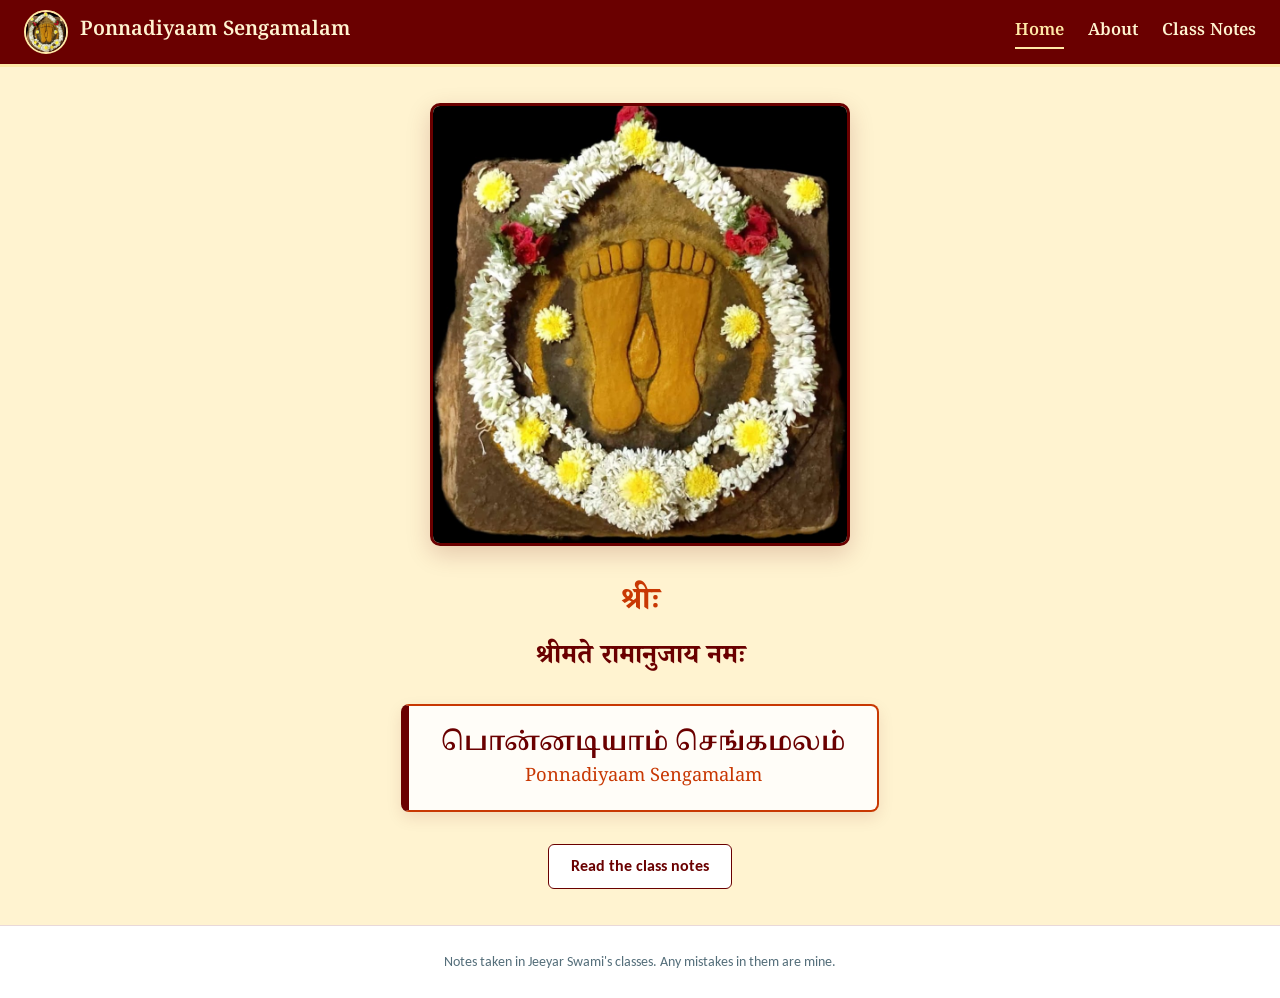
<file: index.html>
<!DOCTYPE html>
<html lang="en">
<head>
  <meta charset="utf-8">
  <meta name="viewport" content="width=device-width, initial-scale=1">
  <title>Ponnadiyaam Sengamalam</title>
  <link rel="preconnect" href="https://fonts.googleapis.com">
  <link rel="preconnect" href="https://fonts.gstatic.com" crossorigin>
  <link href="https://fonts.googleapis.com/css2?family=Noto+Serif+Devanagari:wght@400;600;700&family=Noto+Serif+Tamil:wght@400;600&family=Noto+Sans+Tamil:wght@400;600&family=Carlito:ital,wght@0,400;0,700;1,400&display=swap" rel="stylesheet">
  <link rel="stylesheet" href="css/style.css">
</head>
<body>

<header class="site-header">
  <nav class="main-nav">
    <a href="index.html" class="brand">
      <img src="images/emperumanar_thiruvadi.jpg" alt="">
      <span>Ponnadiyaam Sengamalam</span>
    </a>
    <ul class="nav-links">
      <li><a href="index.html" class="active">Home</a></li>
      <li><a href="about.html">About</a></li>
      <li><a href="classes.html">Class Notes</a></li>
    </ul>
  </nav>
</header>

<main class="container home">
  <img class="thiruvadi" src="images/emperumanar_thiruvadi.jpg"
       alt="Emperumanar thiruvadi drawn in turmeric, with a garland of jasmine, chrysanthemums and roses">

  <div class="salutation">
    <p class="sri" lang="sa">श्रीः</p>
    <p class="ramanuja" lang="sa">श्रीमते रामानुजाय नमः</p>
  </div>

  <div class="ponnadi">
    <p class="ta" lang="ta">பொன்னடியாம் செங்கமலம்</p>
    <p class="en">Ponnadiyaam Sengamalam</p>
  </div>

  <a class="home-link" href="classes.html">Read the class notes</a>
</main>

<footer>
  <p>Notes taken in Jeeyar Swami's classes. Any mistakes in them are mine.</p>
</footer>

</body>
</html>
</file>
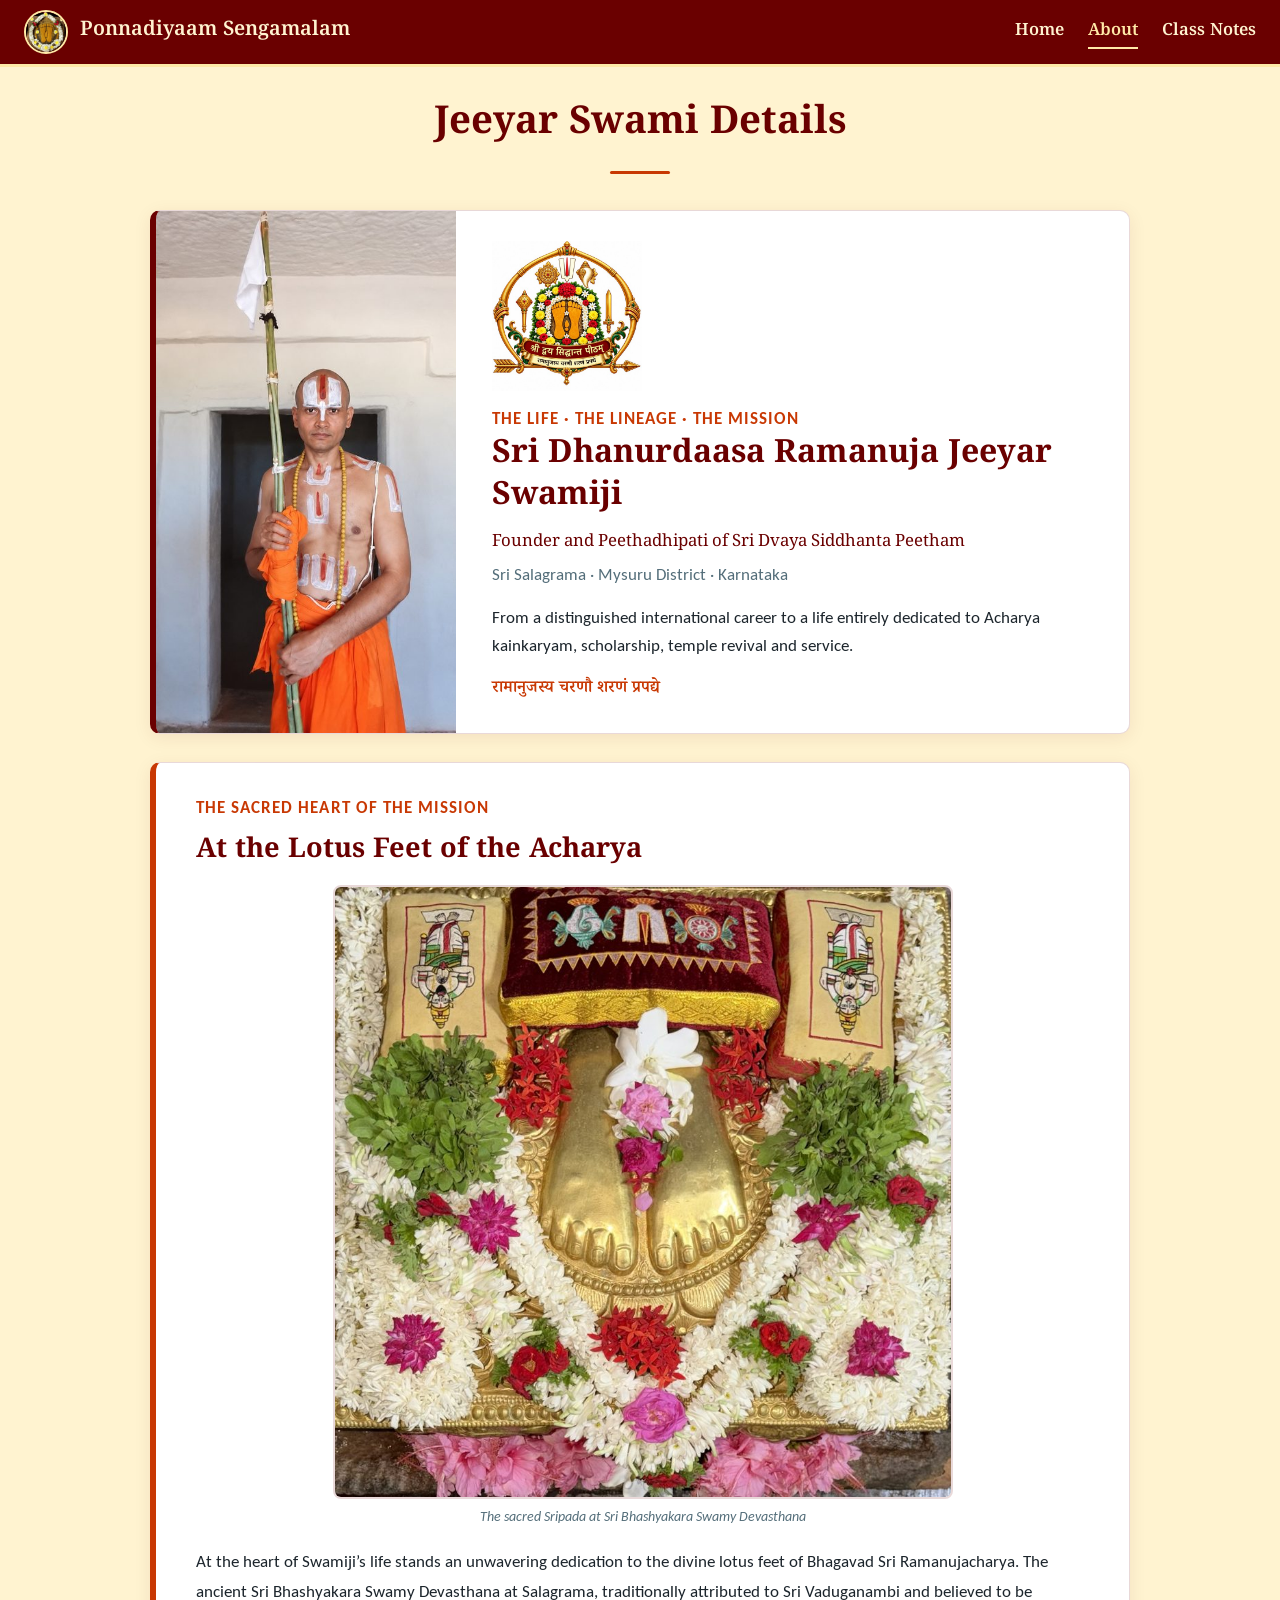
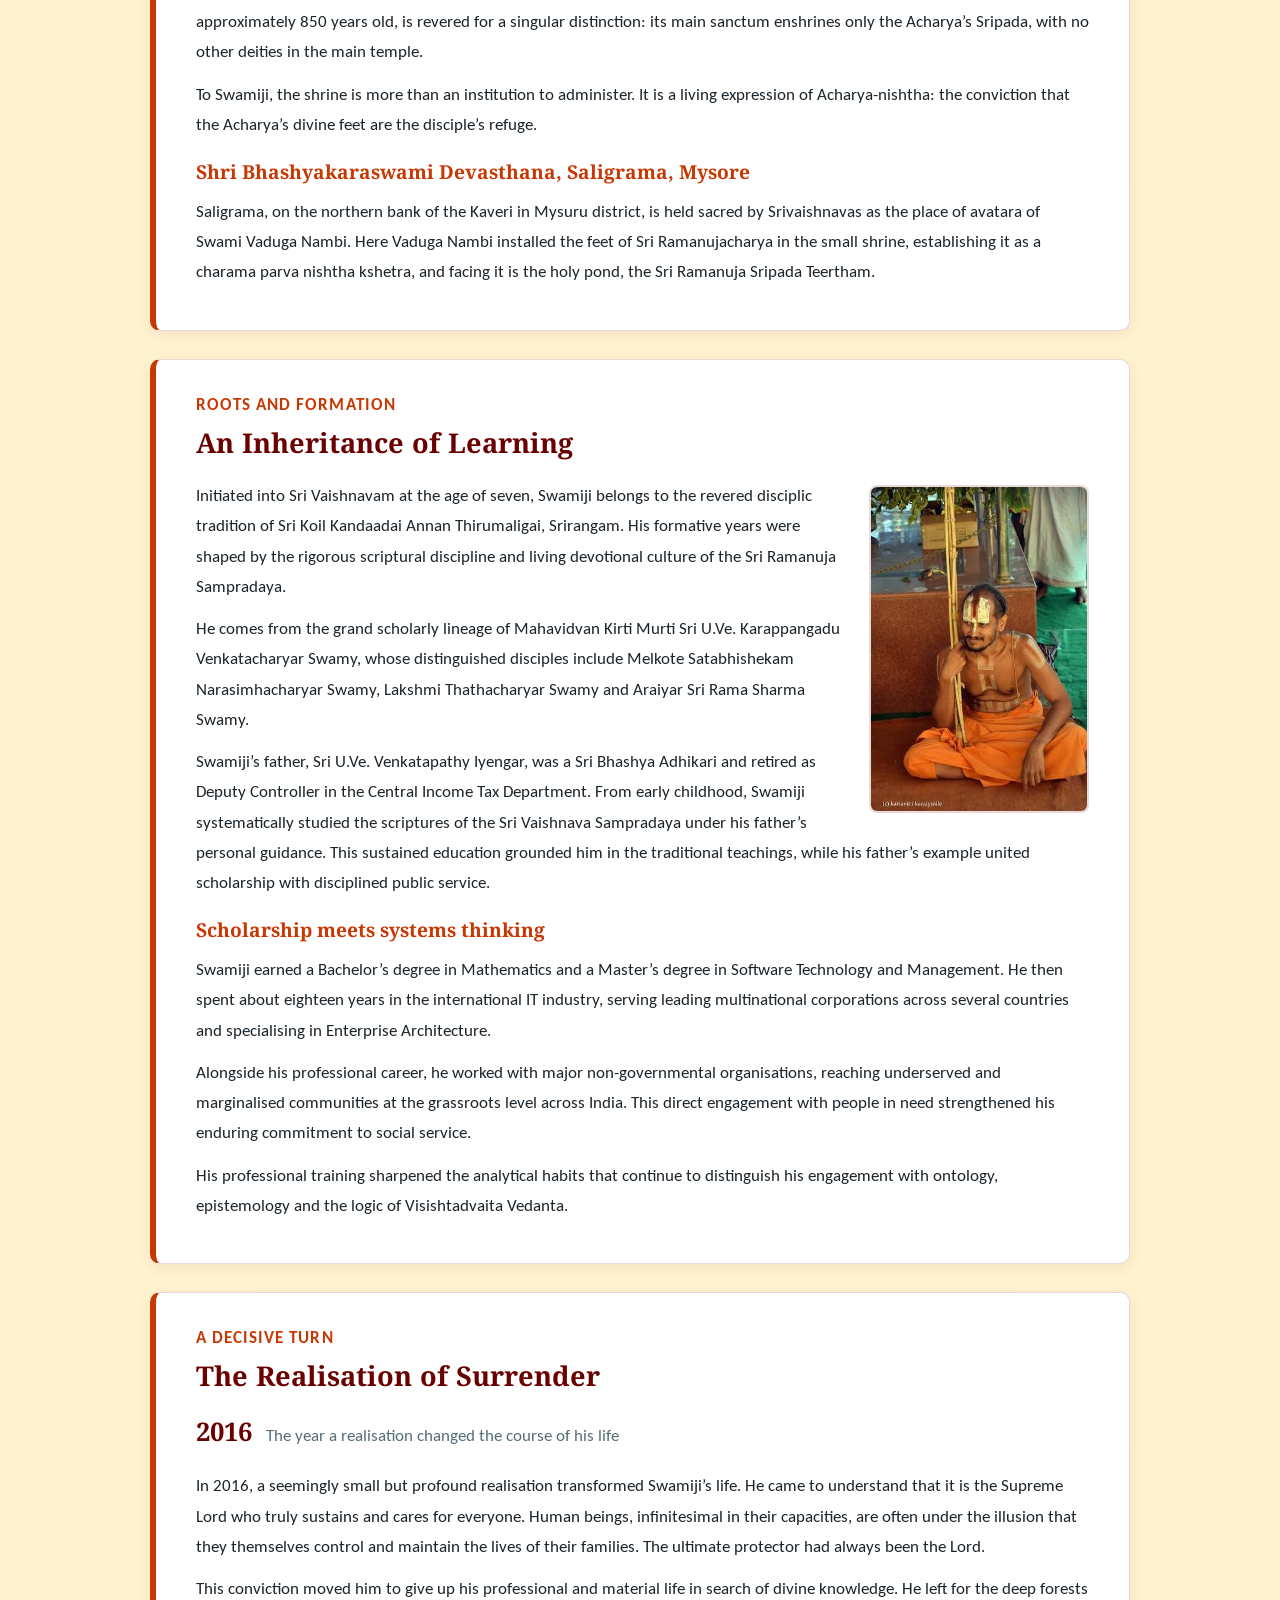
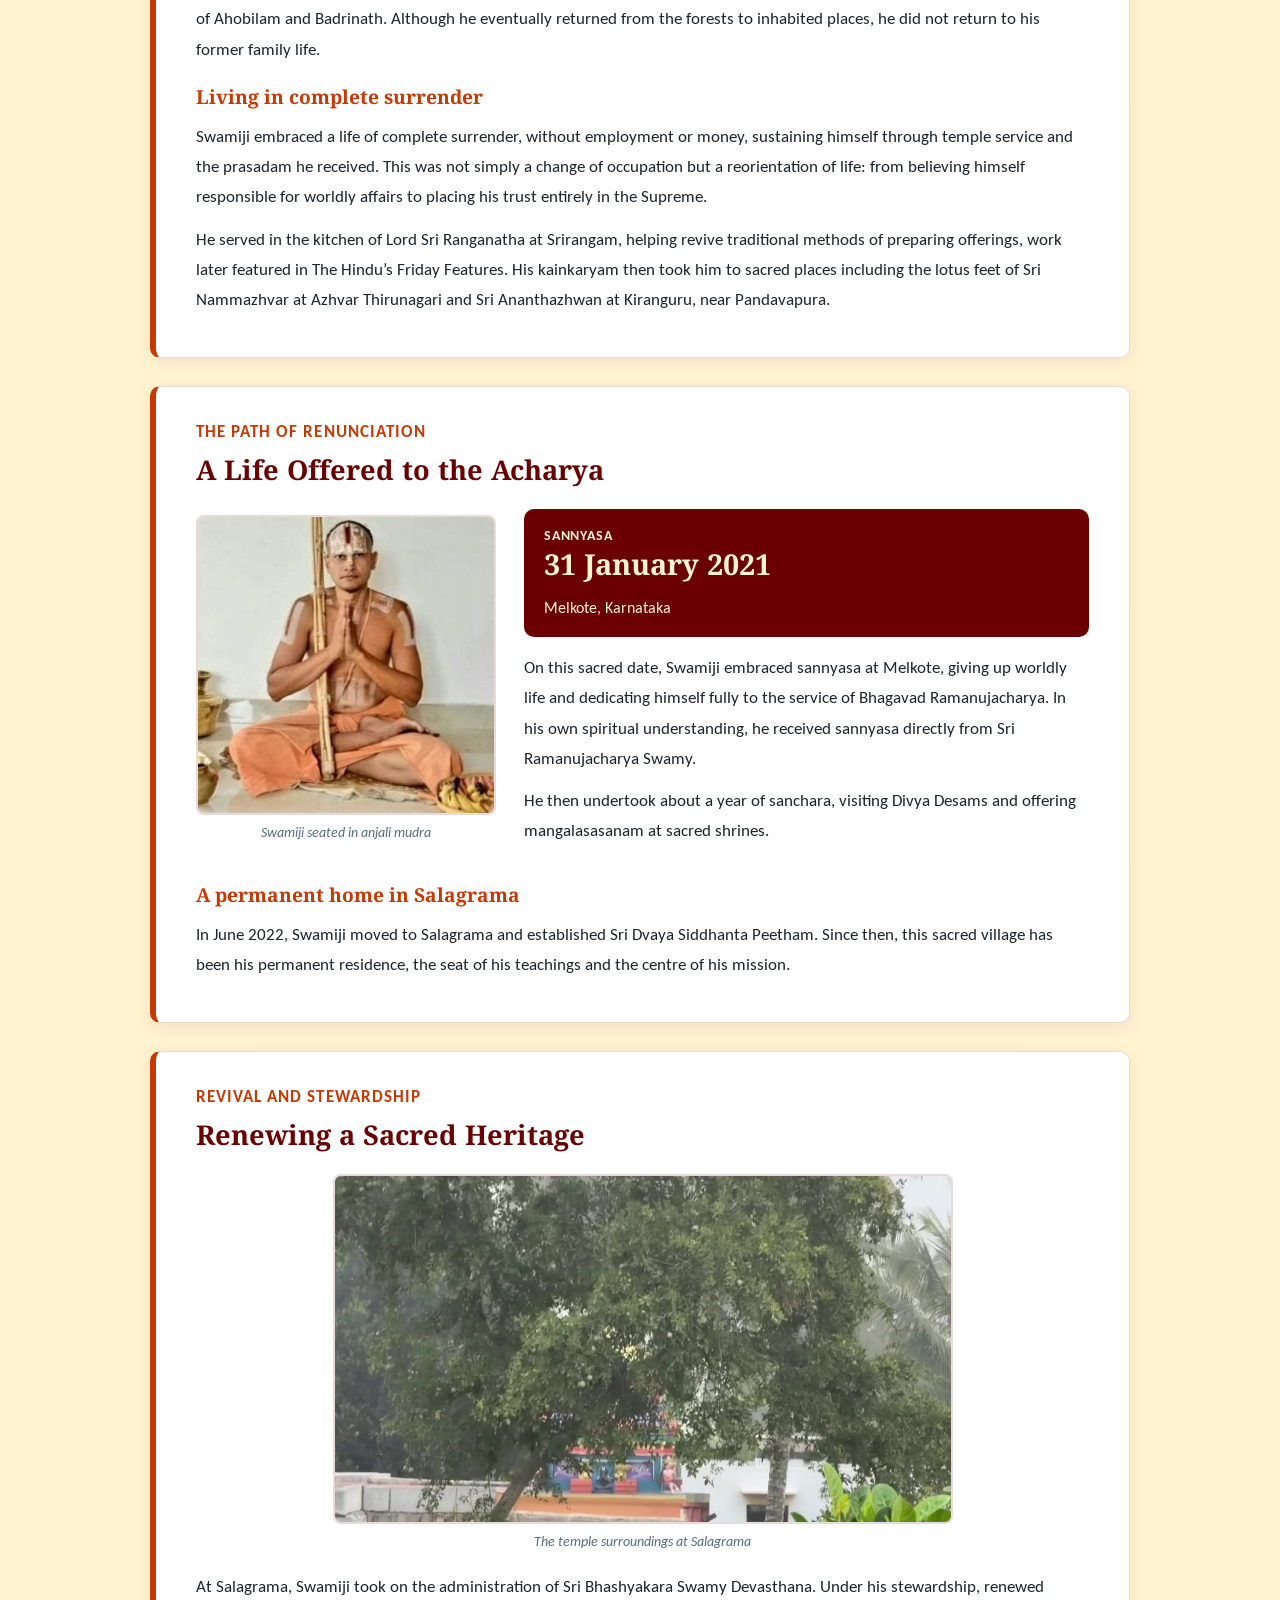
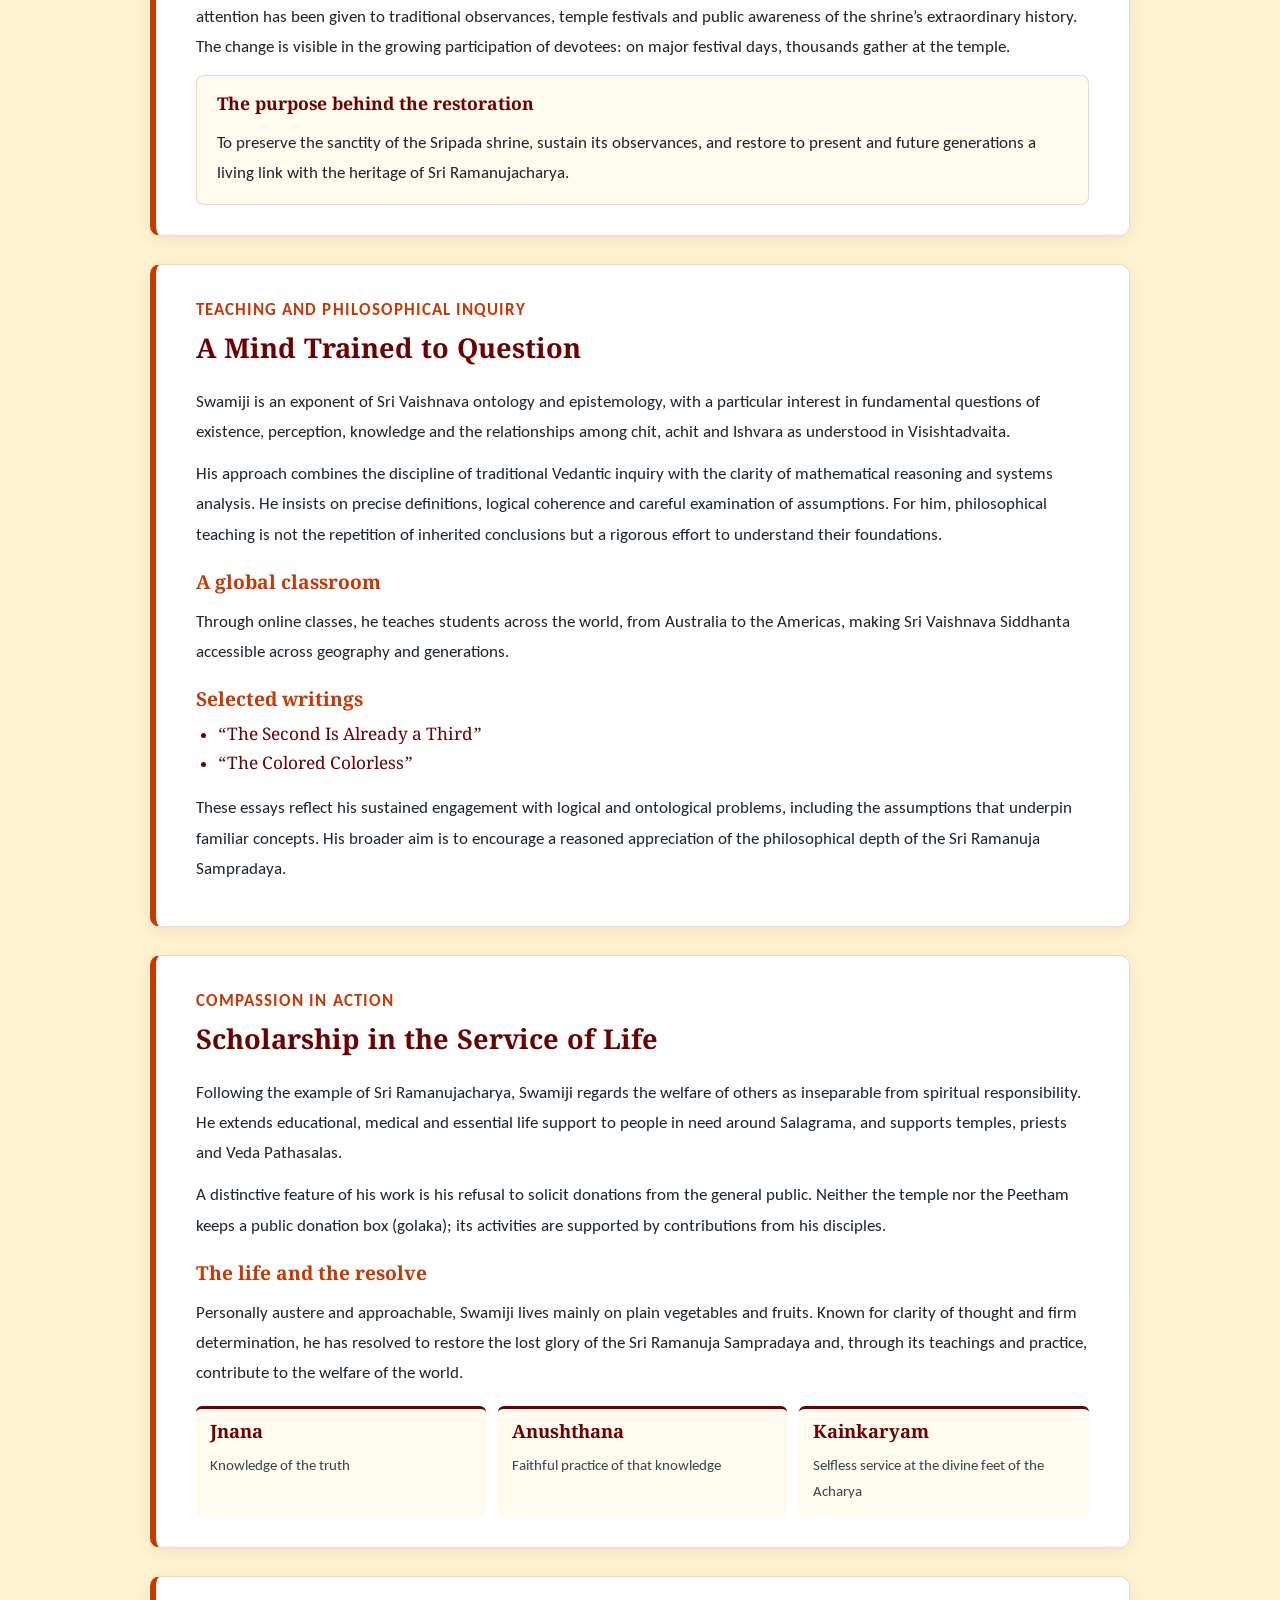
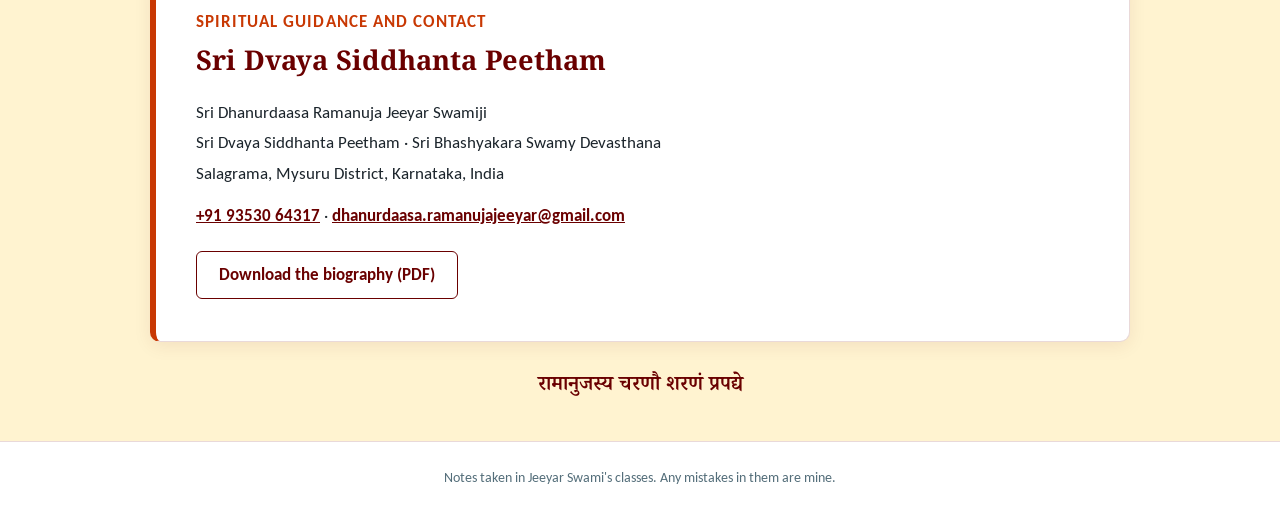
<file: about.html>
<!DOCTYPE html>
<html lang="en">
<head>
  <meta charset="utf-8">
  <meta name="viewport" content="width=device-width, initial-scale=1">
  <title>About — Ponnadiyaam Sengamalam</title>
  <link rel="preconnect" href="https://fonts.googleapis.com">
  <link rel="preconnect" href="https://fonts.gstatic.com" crossorigin>
  <link href="https://fonts.googleapis.com/css2?family=Noto+Serif+Devanagari:wght@400;600;700&family=Noto+Serif+Tamil:wght@400;600&family=Noto+Sans+Tamil:wght@400;600&family=Carlito:ital,wght@0,400;0,700;1,400&display=swap" rel="stylesheet">
  <link rel="stylesheet" href="css/style.css">
</head>
<body>

<header class="site-header">
  <nav class="main-nav">
    <a href="index.html" class="brand">
      <img src="images/emperumanar_thiruvadi.jpg" alt="">
      <span>Ponnadiyaam Sengamalam</span>
    </a>
    <ul class="nav-links">
      <li><a href="index.html">Home</a></li>
      <li><a href="about.html" class="active">About</a></li>
      <li><a href="classes.html">Class Notes</a></li>
    </ul>
  </nav>
</header>

<main class="container">
  <div class="page-head">
    <h1>Jeeyar Swami Details</h1>
    <div class="rule"></div>
  </div>

  <section class="bio-hero">
    <img class="bio-portrait" src="images/swamiji_portrait.jpg" alt="Sri Dhanurdaasa Ramanuja Jeeyar Swamiji holding the tridandam">
    <div class="bio-hero-text">
      <img class="bio-logo" src="images/dvaya_siddhanta_peetham_logo.jpg" alt="Emblem of Sri Dvaya Siddhanta Peetham">
      <p class="kicker">The life · The lineage · The mission</p>
      <h2>Sri Dhanurdaasa Ramanuja Jeeyar Swamiji</h2>
      <p class="bio-role">Founder and Peethadhipati of Sri Dvaya Siddhanta Peetham</p>
      <p class="bio-place">Sri Salagrama · Mysuru District · Karnataka</p>
      <p>From a distinguished international career to a life entirely dedicated to Acharya kainkaryam,
      scholarship, temple revival and service.</p>
      <p class="bio-sloka" lang="sa">रामानुजस्य चरणौ शरणं प्रपद्ये</p>
    </div>
  </section>

  <section class="bio-card">
    <p class="kicker">The sacred heart of the mission</p>
    <h2>At the Lotus Feet of the Acharya</h2>
    <figure class="bio-figure wide">
      <img src="images/sripada_salagrama.jpg" alt="The Sripada of Sri Ramanujacharya, decorated with flowers">
      <figcaption>The sacred Sripada at Sri Bhashyakara Swamy Devasthana</figcaption>
    </figure>
    <p>At the heart of Swamiji’s life stands an unwavering dedication to the divine lotus feet of Bhagavad
    Sri Ramanujacharya. The ancient Sri Bhashyakara Swamy Devasthana at Salagrama, traditionally attributed to
    Sri Vaduganambi and believed to be approximately 850 years old, is revered for a singular distinction: its
    main sanctum enshrines only the Acharya’s Sripada, with no other deities in the main temple.</p>
    <p>To Swamiji, the shrine is more than an institution to administer. It is a living expression of
    Acharya-nishtha: the conviction that the Acharya’s divine feet are the disciple’s refuge.</p>

    <h3>Shri Bhashyakaraswami Devasthana, Saligrama, Mysore</h3>
    <p>Saligrama, on the northern bank of the Kaveri in Mysuru district, is held sacred by Srivaishnavas as the
    place of avatara of Swami Vaduga Nambi. Here Vaduga Nambi installed the feet of Sri Ramanujacharya in the
    small shrine, establishing it as a charama parva nishtha kshetra, and facing it is the holy pond, the
    Sri Ramanuja Sripada Teertham.</p>
  </section>

  <section class="bio-card">
    <p class="kicker">Roots and formation</p>
    <h2>An Inheritance of Learning</h2>
    <figure class="bio-figure side">
      <img src="images/swamiji_early.jpg" alt="Swamiji seated, wearing urdhva pundram">
    </figure>
    <p>Initiated into Sri Vaishnavam at the age of seven, Swamiji belongs to the revered disciplic tradition of
    Sri Koil Kandaadai Annan Thirumaligai, Srirangam. His formative years were shaped by the rigorous scriptural
    discipline and living devotional culture of the Sri Ramanuja Sampradaya.</p>
    <p>He comes from the grand scholarly lineage of Mahavidvan Kirti Murti Sri U.Ve. Karappangadu
    Venkatacharyar Swamy, whose distinguished disciples include Melkote Satabhishekam Narasimhacharyar Swamy,
    Lakshmi Thathacharyar Swamy and Araiyar Sri Rama Sharma Swamy.</p>
    <p>Swamiji’s father, Sri U.Ve. Venkatapathy Iyengar, was a Sri Bhashya Adhikari and retired as Deputy
    Controller in the Central Income Tax Department. From early childhood, Swamiji systematically studied the
    scriptures of the Sri Vaishnava Sampradaya under his father’s personal guidance. This sustained education
    grounded him in the traditional teachings, while his father’s example united scholarship with disciplined
    public service.</p>

    <h3>Scholarship meets systems thinking</h3>
    <p>Swamiji earned a Bachelor’s degree in Mathematics and a Master’s degree in Software Technology and
    Management. He then spent about eighteen years in the international IT industry, serving leading
    multinational corporations across several countries and specialising in Enterprise Architecture.</p>
    <p>Alongside his professional career, he worked with major non-governmental organisations, reaching
    underserved and marginalised communities at the grassroots level across India. This direct engagement with
    people in need strengthened his enduring commitment to social service.</p>
    <p>His professional training sharpened the analytical habits that continue to distinguish his engagement
    with ontology, epistemology and the logic of Visishtadvaita Vedanta.</p>
  </section>

  <section class="bio-card">
    <p class="kicker">A decisive turn</p>
    <h2>The Realisation of Surrender</h2>
    <p class="year-line"><b>2016</b> The year a realisation changed the course of his life</p>
    <p>In 2016, a seemingly small but profound realisation transformed Swamiji’s life. He came to understand that
    it is the Supreme Lord who truly sustains and cares for everyone. Human beings, infinitesimal in their
    capacities, are often under the illusion that they themselves control and maintain the lives of their
    families. The ultimate protector had always been the Lord.</p>
    <p>This conviction moved him to give up his professional and material life in search of divine knowledge. He
    left for the deep forests of Ahobilam and Badrinath. Although he eventually returned from the forests to
    inhabited places, he did not return to his former family life.</p>

    <h3>Living in complete surrender</h3>
    <p>Swamiji embraced a life of complete surrender, without employment or money, sustaining himself through
    temple service and the prasadam he received. This was not simply a change of occupation but a reorientation
    of life: from believing himself responsible for worldly affairs to placing his trust entirely in the
    Supreme.</p>
    <p>He served in the kitchen of Lord Sri Ranganatha at Srirangam, helping revive traditional methods of
    preparing offerings, work later featured in The Hindu’s Friday Features. His kainkaryam then took him to
    sacred places including the lotus feet of Sri Nammazhvar at Azhvar Thirunagari and Sri Ananthazhwan at
    Kiranguru, near Pandavapura.</p>
  </section>

  <section class="bio-card">
    <p class="kicker">The path of renunciation</p>
    <h2>A Life Offered to the Acharya</h2>
    <div class="bio-split">
      <figure class="bio-figure">
        <img src="images/swamiji_anjali.jpg" alt="Swamiji seated in anjali mudra">
        <figcaption>Swamiji seated in anjali mudra</figcaption>
      </figure>
      <div>
        <div class="date-box">
          <span>Sannyasa</span>
          <b>31 January 2021</b>
          <span>Melkote, Karnataka</span>
        </div>
        <p>On this sacred date, Swamiji embraced sannyasa at Melkote, giving up worldly life and dedicating
        himself fully to the service of Bhagavad Ramanujacharya. In his own spiritual understanding, he received
        sannyasa directly from Sri Ramanujacharya Swamy.</p>
        <p>He then undertook about a year of sanchara, visiting Divya Desams and offering mangalasasanam at
        sacred shrines.</p>
      </div>
    </div>

    <h3>A permanent home in Salagrama</h3>
    <p>In June 2022, Swamiji moved to Salagrama and established Sri Dvaya Siddhanta Peetham. Since then, this
    sacred village has been his permanent residence, the seat of his teachings and the centre of his mission.</p>
  </section>

  <section class="bio-card">
    <p class="kicker">Revival and stewardship</p>
    <h2>Renewing a Sacred Heritage</h2>
    <figure class="bio-figure wide">
      <img src="images/salagrama_temple.jpg" alt="The temple at Salagrama seen through the trees">
      <figcaption>The temple surroundings at Salagrama</figcaption>
    </figure>
    <p>At Salagrama, Swamiji took on the administration of Sri Bhashyakara Swamy Devasthana. Under his
    stewardship, renewed attention has been given to traditional observances, temple festivals and public
    awareness of the shrine’s extraordinary history. The change is visible in the growing participation of
    devotees: on major festival days, thousands gather at the temple.</p>
    <div class="note-box">
      <b>The purpose behind the restoration</b>
      <p>To preserve the sanctity of the Sripada shrine, sustain its observances, and restore to present and
      future generations a living link with the heritage of Sri Ramanujacharya.</p>
    </div>
  </section>

  <section class="bio-card">
    <p class="kicker">Teaching and philosophical inquiry</p>
    <h2>A Mind Trained to Question</h2>
    <p>Swamiji is an exponent of Sri Vaishnava ontology and epistemology, with a particular interest in
    fundamental questions of existence, perception, knowledge and the relationships among chit, achit and
    Ishvara as understood in Visishtadvaita.</p>
    <p>His approach combines the discipline of traditional Vedantic inquiry with the clarity of mathematical
    reasoning and systems analysis. He insists on precise definitions, logical coherence and careful examination
    of assumptions. For him, philosophical teaching is not the repetition of inherited conclusions but a rigorous
    effort to understand their foundations.</p>

    <h3>A global classroom</h3>
    <p>Through online classes, he teaches students across the world, from Australia to the Americas, making
    Sri Vaishnava Siddhanta accessible across geography and generations.</p>

    <h3>Selected writings</h3>
    <ul class="writings">
      <li>“The Second Is Already a Third”</li>
      <li>“The Colored Colorless”</li>
    </ul>
    <p>These essays reflect his sustained engagement with logical and ontological problems, including the
    assumptions that underpin familiar concepts. His broader aim is to encourage a reasoned appreciation of the
    philosophical depth of the Sri Ramanuja Sampradaya.</p>
  </section>

  <section class="bio-card">
    <p class="kicker">Compassion in action</p>
    <h2>Scholarship in the Service of Life</h2>
    <p>Following the example of Sri Ramanujacharya, Swamiji regards the welfare of others as inseparable from
    spiritual responsibility. He extends educational, medical and essential life support to people in need
    around Salagrama, and supports temples, priests and Veda Pathasalas.</p>
    <p>A distinctive feature of his work is his refusal to solicit donations from the general public. Neither
    the temple nor the Peetham keeps a public donation box (golaka); its activities are supported by
    contributions from his disciples.</p>

    <h3>The life and the resolve</h3>
    <p>Personally austere and approachable, Swamiji lives mainly on plain vegetables and fruits. Known for
    clarity of thought and firm determination, he has resolved to restore the lost glory of the Sri Ramanuja
    Sampradaya and, through its teachings and practice, contribute to the welfare of the world.</p>

    <div class="trio">
      <div><b>Jnana</b><span>Knowledge of the truth</span></div>
      <div><b>Anushthana</b><span>Faithful practice of that knowledge</span></div>
      <div><b>Kainkaryam</b><span>Selfless service at the divine feet of the Acharya</span></div>
    </div>
  </section>

  <section class="bio-card contact">
    <p class="kicker">Spiritual guidance and contact</p>
    <h2>Sri Dvaya Siddhanta Peetham</h2>
    <p>Sri Dhanurdaasa Ramanuja Jeeyar Swamiji<br>
    Sri Dvaya Siddhanta Peetham · Sri Bhashyakara Swamy Devasthana<br>
    Salagrama, Mysuru District, Karnataka, India</p>
    <p><a href="tel:+919353064317">+91 93530 64317</a> ·
    <a href="mailto:dhanurdaasa.ramanujajeeyar@gmail.com">dhanurdaasa.ramanujajeeyar@gmail.com</a></p>
    <p><a class="home-link" href="docs/Sri_Dhanurdaasa_Ramanuja_Jeeyar_Biography.pdf">Download the biography (PDF)</a></p>
  </section>

  <p class="bio-closing" lang="sa">रामानुजस्य चरणौ शरणं प्रपद्ये</p>
</main>


<footer>
  <p>Notes taken in Jeeyar Swami's classes. Any mistakes in them are mine.</p>
</footer>

</body>
</html>
</file>
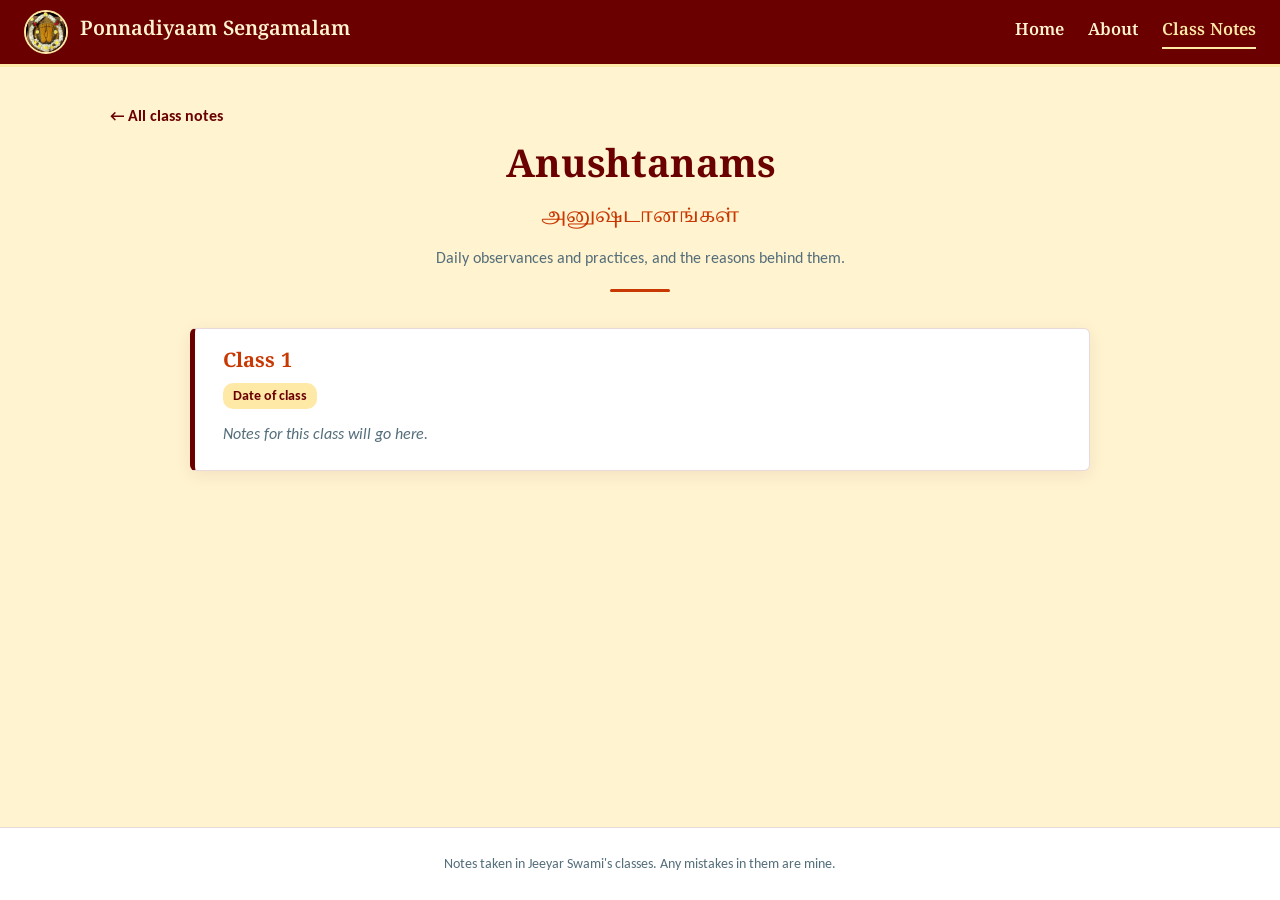
<file: anushtanams.html>
<!DOCTYPE html>
<html lang="en">
<head>
  <meta charset="utf-8">
  <meta name="viewport" content="width=device-width, initial-scale=1">
  <title>Anushtanams — Ponnadiyaam Sengamalam</title>
  <link rel="preconnect" href="https://fonts.googleapis.com">
  <link rel="preconnect" href="https://fonts.gstatic.com" crossorigin>
  <link href="https://fonts.googleapis.com/css2?family=Noto+Serif+Devanagari:wght@400;600;700&family=Noto+Serif+Tamil:wght@400;600&family=Noto+Sans+Tamil:wght@400;600&family=Carlito:ital,wght@0,400;0,700;1,400&display=swap" rel="stylesheet">
  <link rel="stylesheet" href="css/style.css">
</head>
<body>

<header class="site-header">
  <nav class="main-nav">
    <a href="index.html" class="brand">
      <img src="images/emperumanar_thiruvadi.jpg" alt="">
      <span>Ponnadiyaam Sengamalam</span>
    </a>
    <ul class="nav-links">
      <li><a href="index.html">Home</a></li>
      <li><a href="about.html">About</a></li>
      <li><a href="classes.html" class="active">Class Notes</a></li>
    </ul>
  </nav>
</header>

<main class="container">
  <a class="back" href="classes.html">← All class notes</a>

  <div class="page-head">
    <h1>Anushtanams</h1>
    <span class="ta" lang="ta">அனுஷ்டானங்கள்</span>
    <p>Daily observances and practices, and the reasons behind them.</p>
    <div class="rule"></div>
  </div>

  <div class="notes-list">
    <!-- Copy this whole <article> block for each new class -->
    <article class="note" id="class-1">
      <h2>Class 1</h2>
      <span class="date">Date of class</span>
      <p class="empty">Notes for this class will go here.</p>
    </article>
  </div>
</main>

<footer>
  <p>Notes taken in Jeeyar Swami's classes. Any mistakes in them are mine.</p>
</footer>

</body>
</html>
</file>
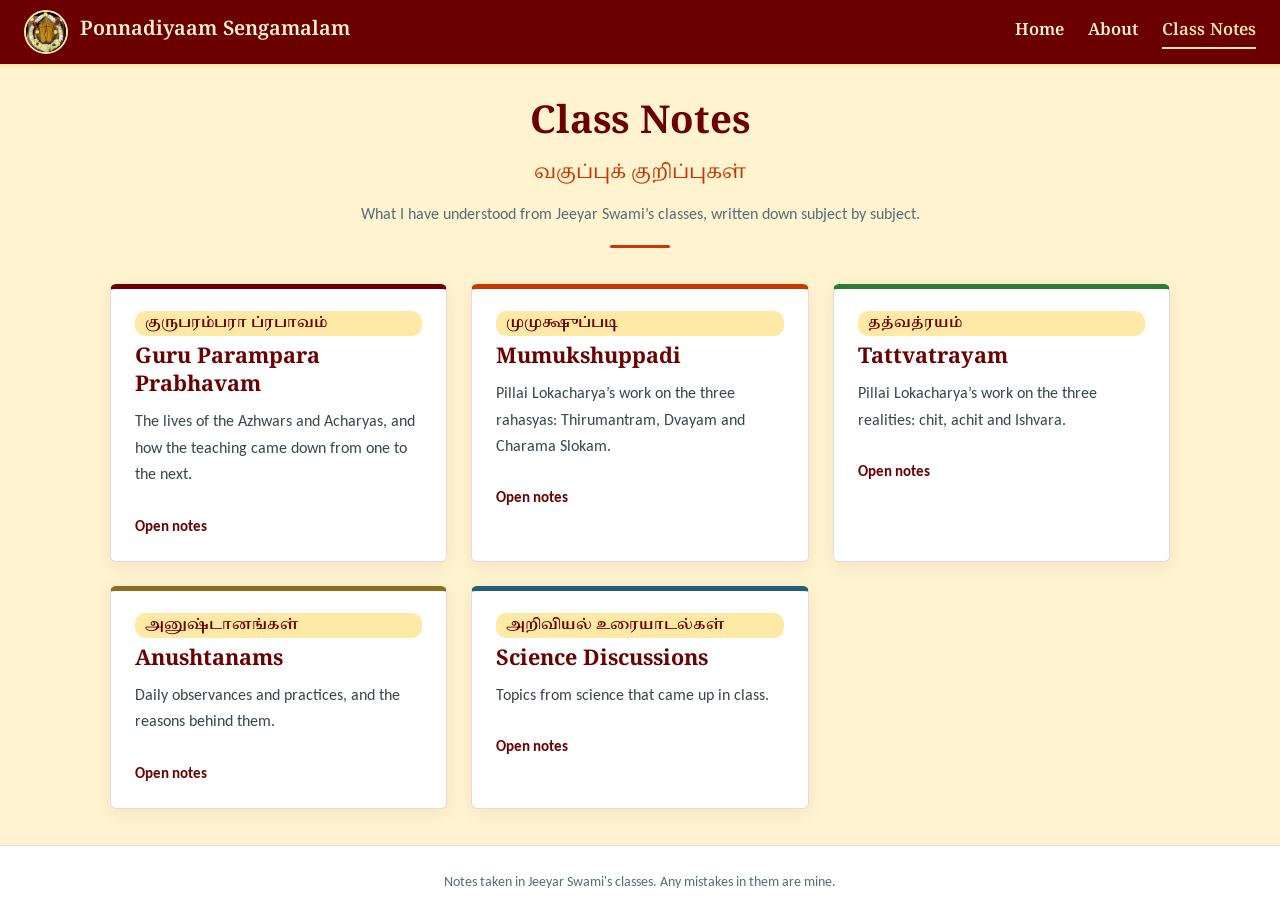
<file: classes.html>
<!DOCTYPE html>
<html lang="en">
<head>
  <meta charset="utf-8">
  <meta name="viewport" content="width=device-width, initial-scale=1">
  <title>Class Notes — Ponnadiyaam Sengamalam</title>
  <link rel="preconnect" href="https://fonts.googleapis.com">
  <link rel="preconnect" href="https://fonts.gstatic.com" crossorigin>
  <link href="https://fonts.googleapis.com/css2?family=Noto+Serif+Devanagari:wght@400;600;700&family=Noto+Serif+Tamil:wght@400;600&family=Noto+Sans+Tamil:wght@400;600&family=Carlito:ital,wght@0,400;0,700;1,400&display=swap" rel="stylesheet">
  <link rel="stylesheet" href="css/style.css">
</head>
<body>

<header class="site-header">
  <nav class="main-nav">
    <a href="index.html" class="brand">
      <img src="images/emperumanar_thiruvadi.jpg" alt="">
      <span>Ponnadiyaam Sengamalam</span>
    </a>
    <ul class="nav-links">
      <li><a href="index.html">Home</a></li>
      <li><a href="about.html">About</a></li>
      <li><a href="classes.html" class="active">Class Notes</a></li>
    </ul>
  </nav>
</header>

<main class="container">
  <div class="page-head">
    <h1>Class Notes</h1>
    <span class="ta" lang="ta">வகுப்புக் குறிப்புகள்</span>
    <p>What I have understood from Jeeyar Swami’s classes, written down subject by subject.</p>
    <div class="rule"></div>
  </div>

  <div class="grid">
    <a href="guru-parampara.html" class="tile t1">
      <span class="tag" lang="ta">குருபரம்பரா ப்ரபாவம்</span>
      <h2>Guru Parampara Prabhavam</h2>
      <p>The lives of the Azhwars and Acharyas, and how the teaching came down from one to the next.</p>
      <span class="open">Open notes</span>
    </a>

    <a href="mumukshuppadi.html" class="tile t2">
      <span class="tag" lang="ta">முமுக்ஷுப்படி</span>
      <h2>Mumukshuppadi</h2>
      <p>Pillai Lokacharya’s work on the three rahasyas: Thirumantram, Dvayam and Charama Slokam.</p>
      <span class="open">Open notes</span>
    </a>

    <a href="tattvatrayam.html" class="tile t3">
      <span class="tag" lang="ta">தத்வத்ரயம்</span>
      <h2>Tattvatrayam</h2>
      <p>Pillai Lokacharya’s work on the three realities: chit, achit and Ishvara.</p>
      <span class="open">Open notes</span>
    </a>

    <a href="anushtanams.html" class="tile t4">
      <span class="tag" lang="ta">அனுஷ்டானங்கள்</span>
      <h2>Anushtanams</h2>
      <p>Daily observances and practices, and the reasons behind them.</p>
      <span class="open">Open notes</span>
    </a>

    <a href="science.html" class="tile t5">
      <span class="tag" lang="ta">அறிவியல் உரையாடல்கள்</span>
      <h2>Science Discussions</h2>
      <p>Topics from science that came up in class.</p>
      <span class="open">Open notes</span>
    </a>
  </div>
</main>

<footer>
  <p>Notes taken in Jeeyar Swami's classes. Any mistakes in them are mine.</p>
</footer>

</body>
</html>
</file>
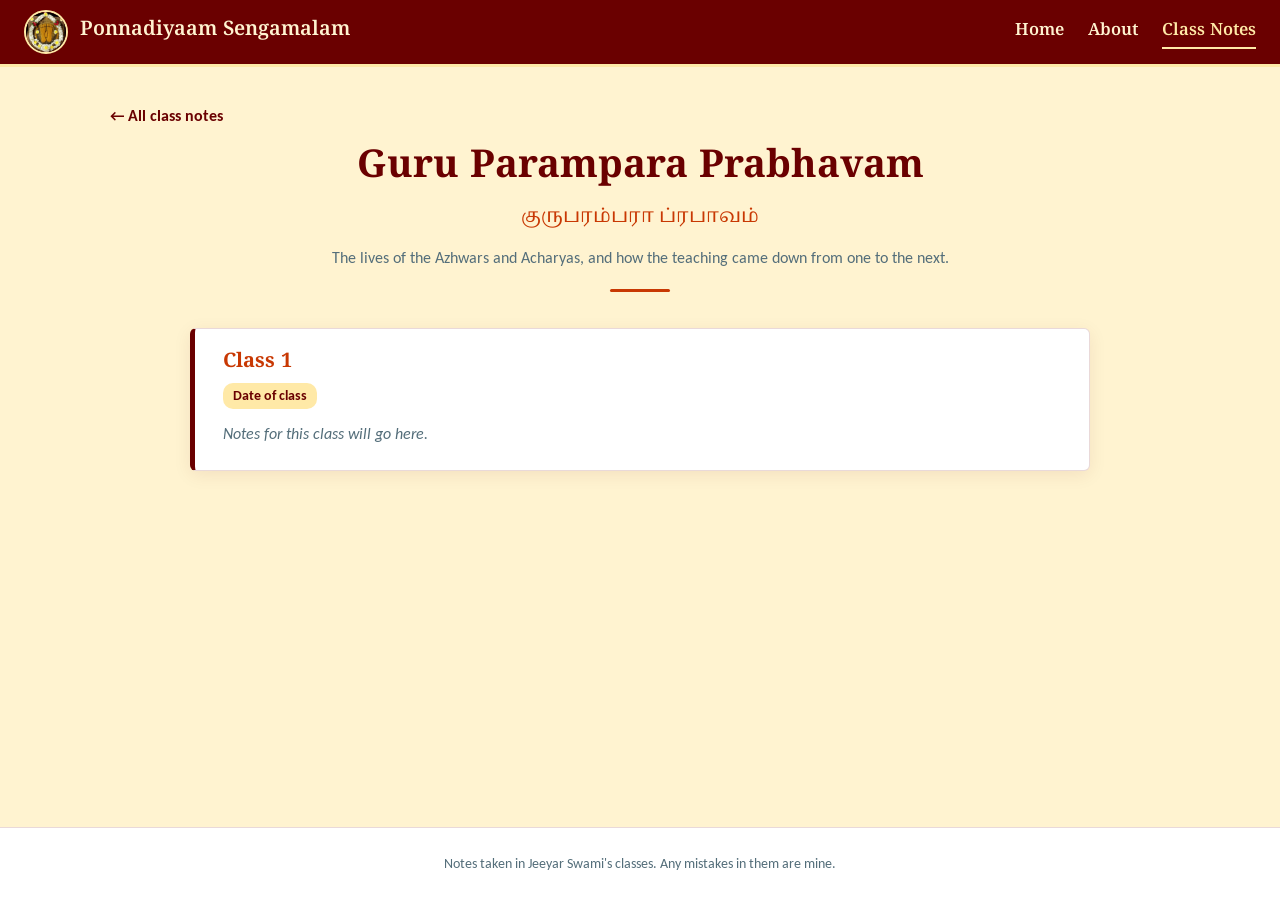
<file: guru-parampara.html>
<!DOCTYPE html>
<html lang="en">
<head>
  <meta charset="utf-8">
  <meta name="viewport" content="width=device-width, initial-scale=1">
  <title>Guru Parampara Prabhavam — Ponnadiyaam Sengamalam</title>
  <link rel="preconnect" href="https://fonts.googleapis.com">
  <link rel="preconnect" href="https://fonts.gstatic.com" crossorigin>
  <link href="https://fonts.googleapis.com/css2?family=Noto+Serif+Devanagari:wght@400;600;700&family=Noto+Serif+Tamil:wght@400;600&family=Noto+Sans+Tamil:wght@400;600&family=Carlito:ital,wght@0,400;0,700;1,400&display=swap" rel="stylesheet">
  <link rel="stylesheet" href="css/style.css">
</head>
<body>

<header class="site-header">
  <nav class="main-nav">
    <a href="index.html" class="brand">
      <img src="images/emperumanar_thiruvadi.jpg" alt="">
      <span>Ponnadiyaam Sengamalam</span>
    </a>
    <ul class="nav-links">
      <li><a href="index.html">Home</a></li>
      <li><a href="about.html">About</a></li>
      <li><a href="classes.html" class="active">Class Notes</a></li>
    </ul>
  </nav>
</header>

<main class="container">
  <a class="back" href="classes.html">← All class notes</a>

  <div class="page-head">
    <h1>Guru Parampara Prabhavam</h1>
    <span class="ta" lang="ta">குருபரம்பரா ப்ரபாவம்</span>
    <p>The lives of the Azhwars and Acharyas, and how the teaching came down from one to the next.</p>
    <div class="rule"></div>
  </div>

  <div class="notes-list">
    <!-- Copy this whole <article> block for each new class -->
    <article class="note" id="class-1">
      <h2>Class 1</h2>
      <span class="date">Date of class</span>
      <p class="empty">Notes for this class will go here.</p>
    </article>
  </div>
</main>

<footer>
  <p>Notes taken in Jeeyar Swami's classes. Any mistakes in them are mine.</p>
</footer>

</body>
</html>
</file>
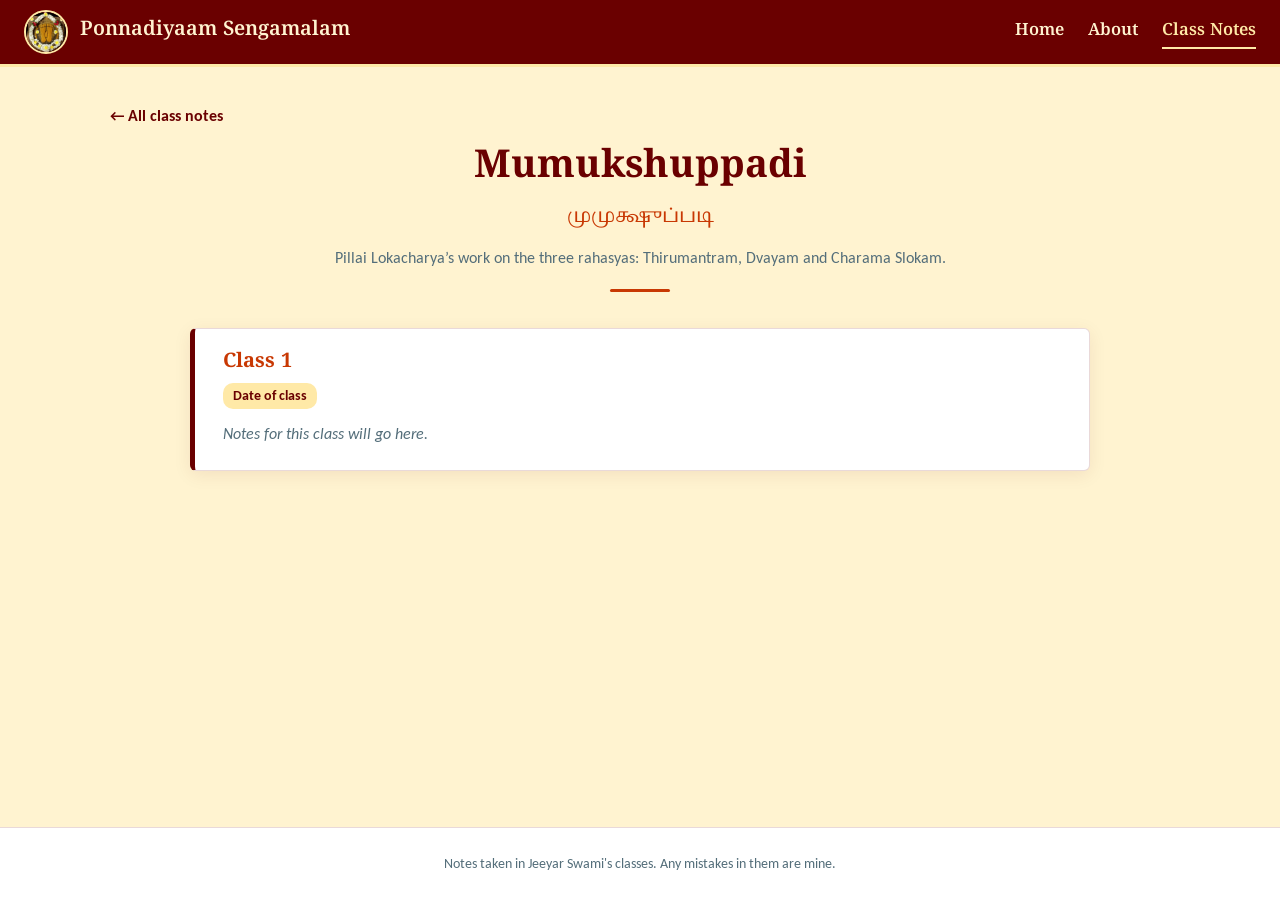
<file: mumukshuppadi.html>
<!DOCTYPE html>
<html lang="en">
<head>
  <meta charset="utf-8">
  <meta name="viewport" content="width=device-width, initial-scale=1">
  <title>Mumukshuppadi — Ponnadiyaam Sengamalam</title>
  <link rel="preconnect" href="https://fonts.googleapis.com">
  <link rel="preconnect" href="https://fonts.gstatic.com" crossorigin>
  <link href="https://fonts.googleapis.com/css2?family=Noto+Serif+Devanagari:wght@400;600;700&family=Noto+Serif+Tamil:wght@400;600&family=Noto+Sans+Tamil:wght@400;600&family=Carlito:ital,wght@0,400;0,700;1,400&display=swap" rel="stylesheet">
  <link rel="stylesheet" href="css/style.css">
</head>
<body>

<header class="site-header">
  <nav class="main-nav">
    <a href="index.html" class="brand">
      <img src="images/emperumanar_thiruvadi.jpg" alt="">
      <span>Ponnadiyaam Sengamalam</span>
    </a>
    <ul class="nav-links">
      <li><a href="index.html">Home</a></li>
      <li><a href="about.html">About</a></li>
      <li><a href="classes.html" class="active">Class Notes</a></li>
    </ul>
  </nav>
</header>

<main class="container">
  <a class="back" href="classes.html">← All class notes</a>

  <div class="page-head">
    <h1>Mumukshuppadi</h1>
    <span class="ta" lang="ta">முமுக்ஷுப்படி</span>
    <p>Pillai Lokacharya’s work on the three rahasyas: Thirumantram, Dvayam and Charama Slokam.</p>
    <div class="rule"></div>
  </div>

  <div class="notes-list">
    <!-- Copy this whole <article> block for each new class -->
    <article class="note" id="class-1">
      <h2>Class 1</h2>
      <span class="date">Date of class</span>
      <p class="empty">Notes for this class will go here.</p>
    </article>
  </div>
</main>

<footer>
  <p>Notes taken in Jeeyar Swami's classes. Any mistakes in them are mine.</p>
</footer>

</body>
</html>
</file>
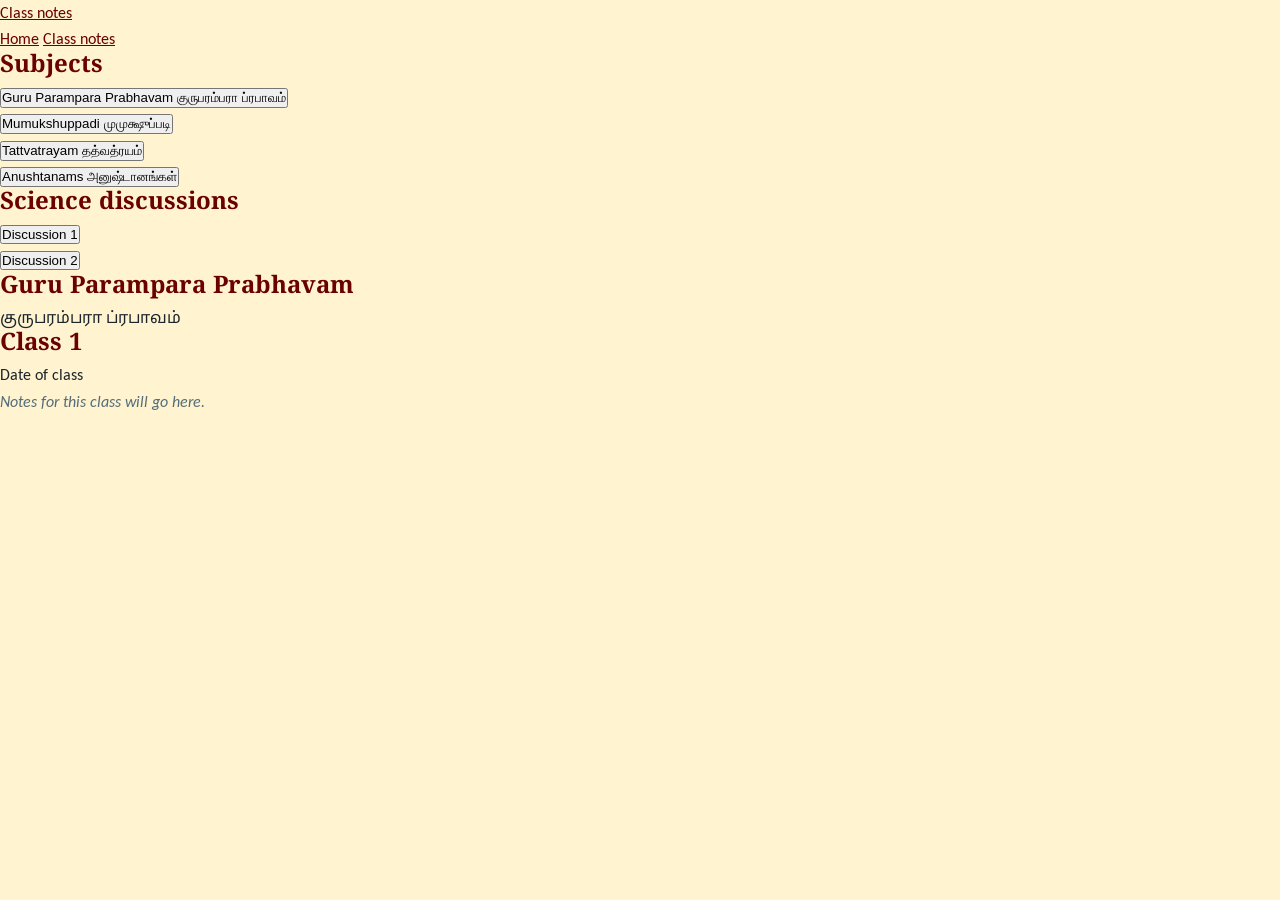
<file: notes.html>
<!DOCTYPE html>
<html lang="en">
<head>
  <meta charset="utf-8">
  <meta name="viewport" content="width=device-width, initial-scale=1">
  <link rel="preconnect" href="https://fonts.googleapis.com">
  <link rel="preconnect" href="https://fonts.gstatic.com" crossorigin>
  <link href="https://fonts.googleapis.com/css2?family=Noto+Serif+Devanagari:wght@400;600&family=Noto+Serif+Tamil:wght@400;600&family=Noto+Sans+Tamil:wght@400;600&family=Carlito:ital,wght@0,400;0,700;1,400&display=swap" rel="stylesheet">
  <link rel="stylesheet" href="css/style.css">
  <title>Class notes</title>
</head>
<body>

<header class="topbar">
  <a class="site-name" href="index.html">Class notes</a>
  <nav>
    <a href="index.html">Home</a>
    <a href="notes.html" aria-current="page">Class notes</a>
  </nav>
</header>

<div class="notes">

  <!-- ================= TAB LIST ================= -->
  <aside class="index">
    <h2>Subjects</h2>
    <ul class="tabs" role="tablist">
      <li><button class="tab" role="tab" data-panel="guru-parampara">
        <span class="en">Guru Parampara Prabhavam</span>
        <span class="ta" lang="ta">குருபரம்பரா ப்ரபாவம்</span></button></li>
      <li><button class="tab" role="tab" data-panel="mumukshuppadi">
        <span class="en">Mumukshuppadi</span>
        <span class="ta" lang="ta">முமுக்ஷுப்படி</span></button></li>
      <li><button class="tab" role="tab" data-panel="tattvatrayam">
        <span class="en">Tattvatrayam</span>
        <span class="ta" lang="ta">தத்வத்ரயம்</span></button></li>
      <li><button class="tab" role="tab" data-panel="anushtanams">
        <span class="en">Anushtanams</span>
        <span class="ta" lang="ta">அனுஷ்டானங்கள்</span></button></li>
    </ul>

    <h2 class="science-head">Science discussions</h2>
    <!-- To add a discussion: copy one <li> line, give it a new data-panel name,
         then add a matching <section> further down -->
    <ul class="tabs small" role="tablist">
      <li><button class="tab" role="tab" data-panel="science-1">Discussion 1</button></li>
      <li><button class="tab" role="tab" data-panel="science-2">Discussion 2</button></li>
    </ul>
  </aside>

  <!-- ================= NOTES ================= -->
  <main>

    <section class="panel" id="guru-parampara" role="tabpanel">
      <h1>Guru Parampara Prabhavam</h1>
      <p class="ta-title" lang="ta">குருபரம்பரா ப்ரபாவம்</p>

      <!-- Copy this whole <article> block for each new class -->
      <article class="entry">
        <h2>Class 1</h2>
        <p class="date">Date of class</p>
        <p class="empty">Notes for this class will go here.</p>
      </article>
    </section>

    <section class="panel" id="mumukshuppadi" role="tabpanel" hidden>
      <h1>Mumukshuppadi</h1>
      <p class="ta-title" lang="ta">முமுக்ஷுப்படி</p>
      <article class="entry">
        <h2>Class 1</h2>
        <p class="date">Date of class</p>
        <p class="empty">Notes for this class will go here.</p>
      </article>
    </section>

    <section class="panel" id="tattvatrayam" role="tabpanel" hidden>
      <h1>Tattvatrayam</h1>
      <p class="ta-title" lang="ta">தத்வத்ரயம்</p>
      <article class="entry">
        <h2>Class 1</h2>
        <p class="date">Date of class</p>
        <p class="empty">Notes for this class will go here.</p>
      </article>
    </section>

    <section class="panel" id="anushtanams" role="tabpanel" hidden>
      <h1>Anushtanams</h1>
      <p class="ta-title" lang="ta">அனுஷ்டானங்கள்</p>
      <article class="entry">
        <h2>Class 1</h2>
        <p class="date">Date of class</p>
        <p class="empty">Notes for this class will go here.</p>
      </article>
    </section>

    <section class="panel" id="science-1" role="tabpanel" hidden>
      <h1>Discussion 1</h1>
      <p class="ta-title" lang="ta">அறிவியல் உரையாடல்</p>
      <p class="empty">Notes for this discussion will go here.</p>
    </section>

    <section class="panel" id="science-2" role="tabpanel" hidden>
      <h1>Discussion 2</h1>
      <p class="ta-title" lang="ta">அறிவியல் உரையாடல்</p>
      <p class="empty">Notes for this discussion will go here.</p>
    </section>

  </main>
</div>

<script src="js/notes.js"></script>
</body>
</html>
</file>
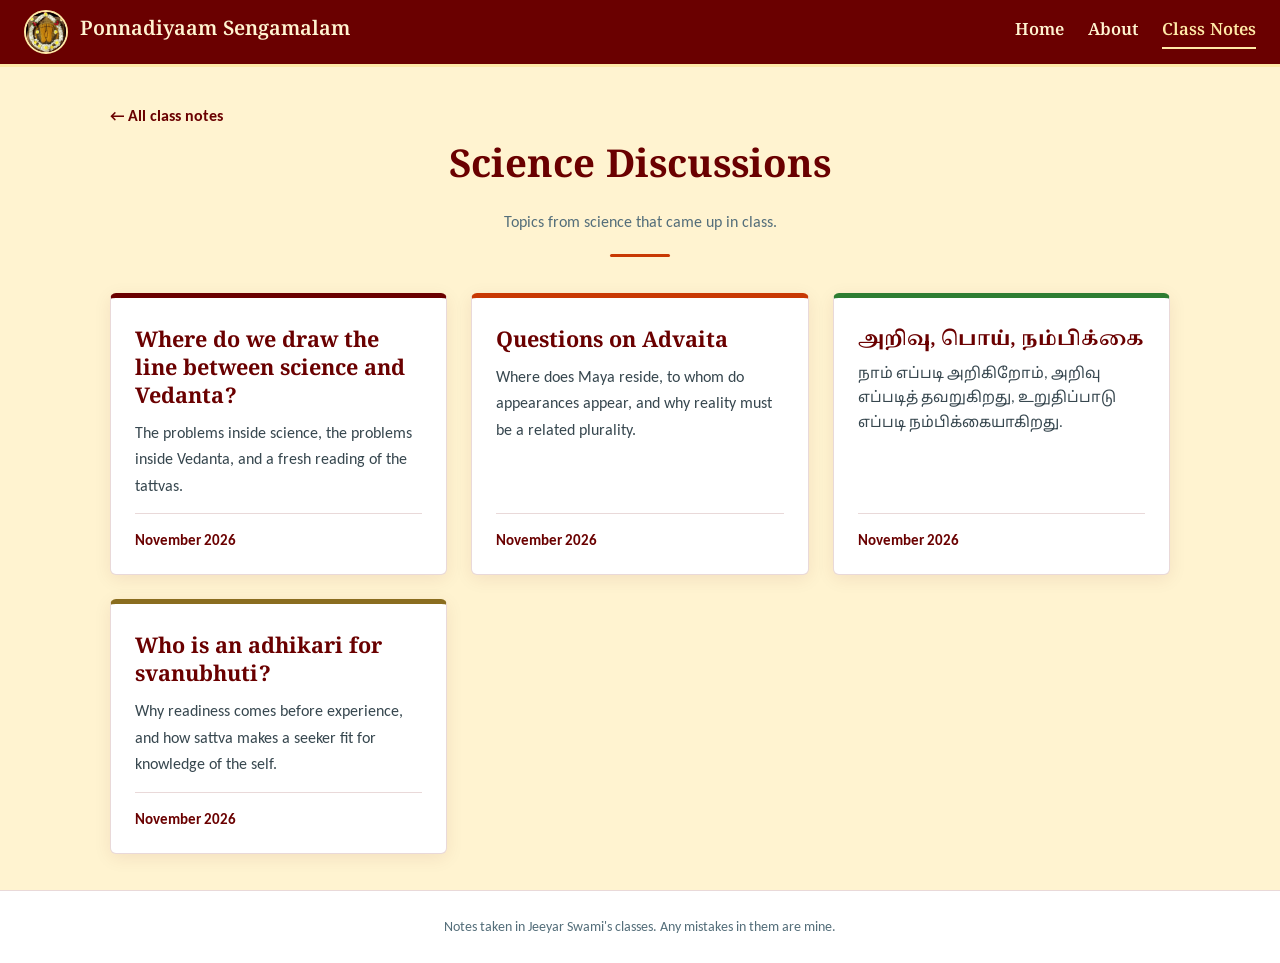
<file: science.html>
<!DOCTYPE html>
<html lang="en">
<head>
  <meta charset="utf-8">
  <meta name="viewport" content="width=device-width, initial-scale=1">
  <title>Science Discussions — Ponnadiyaam Sengamalam</title>
  <link rel="preconnect" href="https://fonts.googleapis.com">
  <link rel="preconnect" href="https://fonts.gstatic.com" crossorigin>
  <link href="https://fonts.googleapis.com/css2?family=Noto+Serif+Devanagari:wght@400;600;700&family=Noto+Serif+Tamil:wght@400;600&family=Noto+Sans+Tamil:wght@400;600&family=Carlito:ital,wght@0,400;0,700;1,400&display=swap" rel="stylesheet">
  <link rel="stylesheet" href="css/style.css">
</head>
<body>

<header class="site-header">
  <nav class="main-nav">
    <a href="index.html" class="brand">
      <img src="images/emperumanar_thiruvadi.jpg" alt="">
      <span>Ponnadiyaam Sengamalam</span>
    </a>
    <ul class="nav-links">
      <li><a href="index.html">Home</a></li>
      <li><a href="about.html">About</a></li>
      <li><a href="classes.html" class="active">Class Notes</a></li>
    </ul>
  </nav>
</header>


<main class="container">
  <a class="back" href="classes.html">← All class notes</a>

  <div class="page-head">
    <h1>Science Discussions</h1>
    <p>Topics from science that came up in class.</p>
    <div class="rule"></div>
  </div>

  <!-- One tile per article. Articles live in science/YEAR/MONTH/ -->
  <div class="grid">
    <a href="science/2026/november/science-and-vedanta.html" class="tile t1">
      <h2>Where do we draw the line between science and Vedanta?</h2>
      <p>The problems inside science, the problems inside Vedanta, and a fresh reading of the tattvas.</p>
      <span class="tile-month">November 2026</span>
    </a>

    <a href="science/2026/november/questions-on-advaita.html" class="tile t2">
      <h2>Questions on Advaita</h2>
      <p>Where does Maya reside, to whom do appearances appear, and why reality must be a related plurality.</p>
      <span class="tile-month">November 2026</span>
    </a>

    <a href="science/2026/november/arivu-poi-nambikkai.html" class="tile t3" lang="ta">
      <h2>அறிவு, பொய், நம்பிக்கை</h2>
      <p>நாம் எப்படி அறிகிறோம், அறிவு எப்படித் தவறுகிறது, உறுதிப்பாடு எப்படி நம்பிக்கையாகிறது.</p>
      <span class="tile-month">November 2026</span>
    </a>

    <a href="science/2026/november/adhikari-for-svanubhuti.html" class="tile t4">
      <h2>Who is an adhikari for svanubhuti?</h2>
      <p>Why readiness comes before experience, and how sattva makes a seeker fit for knowledge of the self.</p>
      <span class="tile-month">November 2026</span>
    </a>
  </div>
</main>


<footer>
  <p>Notes taken in Jeeyar Swami's classes. Any mistakes in them are mine.</p>
</footer>

</body>
</html>
</file>
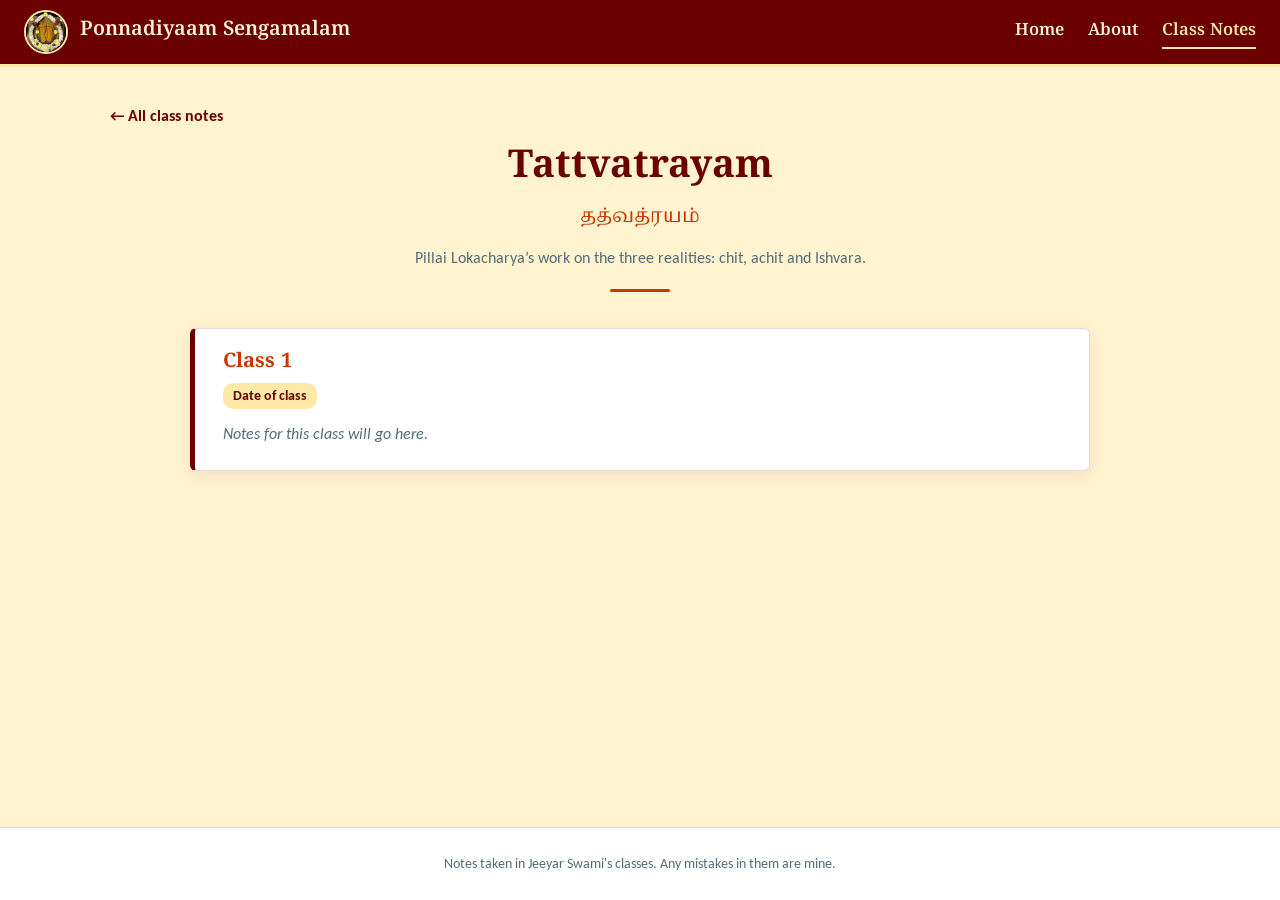
<file: tattvatrayam.html>
<!DOCTYPE html>
<html lang="en">
<head>
  <meta charset="utf-8">
  <meta name="viewport" content="width=device-width, initial-scale=1">
  <title>Tattvatrayam — Ponnadiyaam Sengamalam</title>
  <link rel="preconnect" href="https://fonts.googleapis.com">
  <link rel="preconnect" href="https://fonts.gstatic.com" crossorigin>
  <link href="https://fonts.googleapis.com/css2?family=Noto+Serif+Devanagari:wght@400;600;700&family=Noto+Serif+Tamil:wght@400;600&family=Noto+Sans+Tamil:wght@400;600&family=Carlito:ital,wght@0,400;0,700;1,400&display=swap" rel="stylesheet">
  <link rel="stylesheet" href="css/style.css">
</head>
<body>

<header class="site-header">
  <nav class="main-nav">
    <a href="index.html" class="brand">
      <img src="images/emperumanar_thiruvadi.jpg" alt="">
      <span>Ponnadiyaam Sengamalam</span>
    </a>
    <ul class="nav-links">
      <li><a href="index.html">Home</a></li>
      <li><a href="about.html">About</a></li>
      <li><a href="classes.html" class="active">Class Notes</a></li>
    </ul>
  </nav>
</header>

<main class="container">
  <a class="back" href="classes.html">← All class notes</a>

  <div class="page-head">
    <h1>Tattvatrayam</h1>
    <span class="ta" lang="ta">தத்வத்ரயம்</span>
    <p>Pillai Lokacharya’s work on the three realities: chit, achit and Ishvara.</p>
    <div class="rule"></div>
  </div>

  <div class="notes-list">
    <!-- Copy this whole <article> block for each new class -->
    <article class="note" id="class-1">
      <h2>Class 1</h2>
      <span class="date">Date of class</span>
      <p class="empty">Notes for this class will go here.</p>
    </article>
  </div>
</main>

<footer>
  <p>Notes taken in Jeeyar Swami's classes. Any mistakes in them are mine.</p>
</footer>

</body>
</html>
</file>
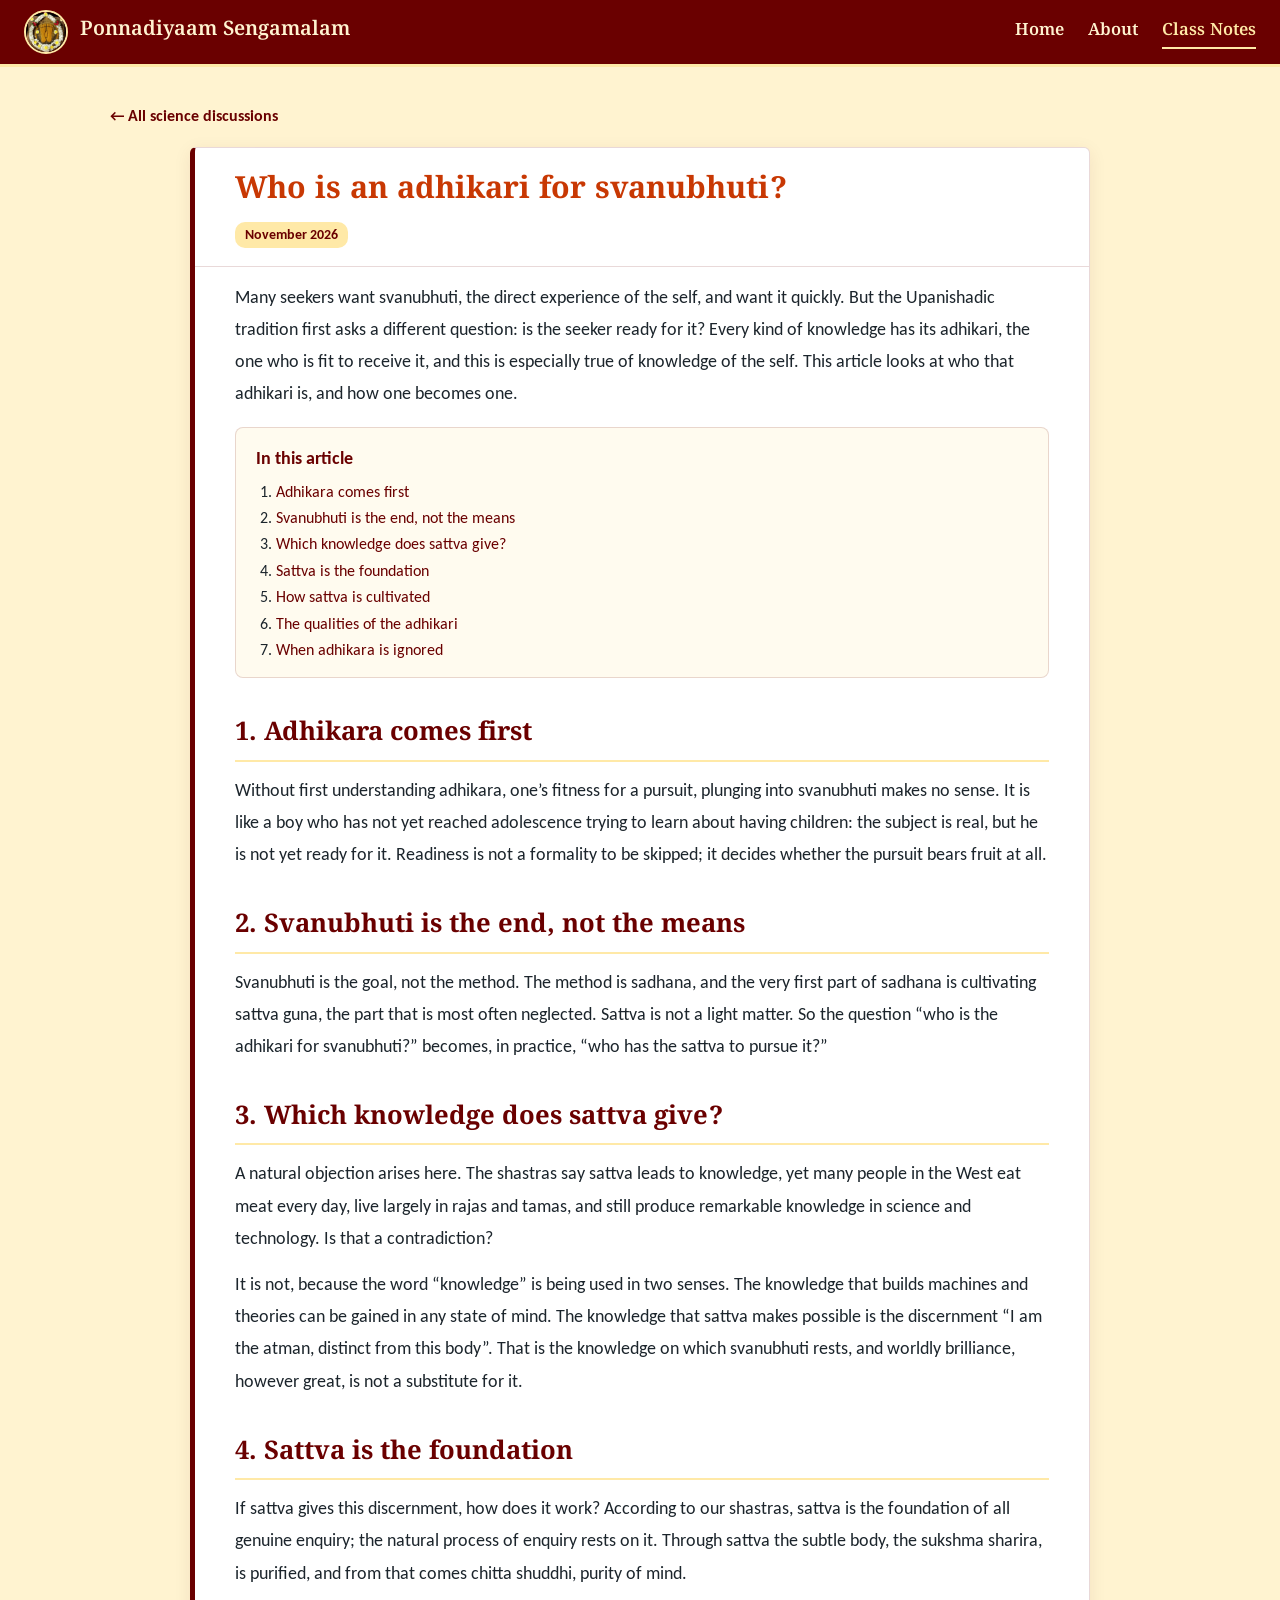
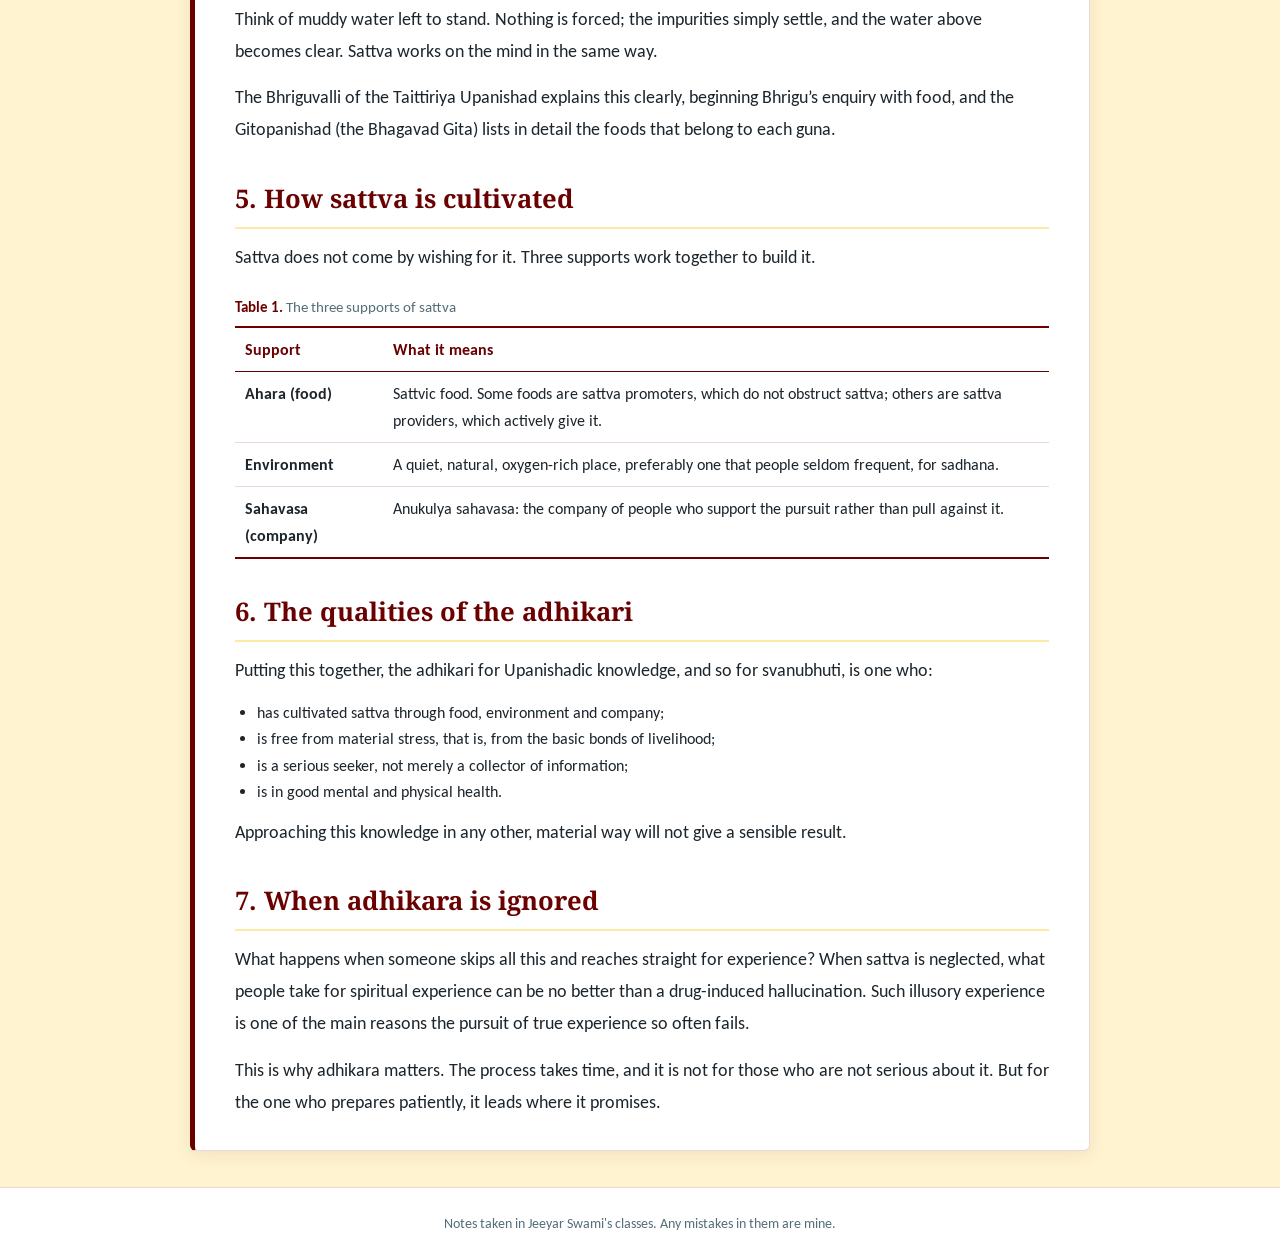
<file: science/2026/november/adhikari-for-svanubhuti.html>
<!DOCTYPE html>
<html lang="en">
<head>
  <meta charset="utf-8">
  <meta name="viewport" content="width=device-width, initial-scale=1">
  <title>Who is an adhikari for svanubhuti? — Ponnadiyaam Sengamalam</title>
  <link rel="preconnect" href="https://fonts.googleapis.com">
  <link rel="preconnect" href="https://fonts.gstatic.com" crossorigin>
  <link href="https://fonts.googleapis.com/css2?family=Noto+Serif+Devanagari:wght@400;600;700&family=Noto+Serif+Tamil:wght@400;600&family=Noto+Sans+Tamil:wght@400;600&family=Carlito:ital,wght@0,400;0,700;1,400&display=swap" rel="stylesheet">
  <link rel="stylesheet" href="../../../css/style.css">
</head>
<body>

<header class="site-header">
  <nav class="main-nav">
    <a href="../../../index.html" class="brand">
      <img src="../../../images/emperumanar_thiruvadi.jpg" alt="">
      <span>Ponnadiyaam Sengamalam</span>
    </a>
    <ul class="nav-links">
      <li><a href="../../../index.html">Home</a></li>
      <li><a href="../../../about.html">About</a></li>
      <li><a href="../../../classes.html" class="active">Class Notes</a></li>
    </ul>
  </nav>
</header>


<main class="container">
  <a class="back" href="../../../science.html">← All science discussions</a>

  <div class="notes-list">
    <article class="note article-page">
      <header class="article-head">
        <h1>Who is an adhikari for svanubhuti?</h1>
        <span class="date">November 2026</span>
      </header>
      <div class="article">
      <p>Many seekers want svanubhuti, the direct experience of the self, and want it quickly. But the
      Upanishadic tradition first asks a different question: is the seeker ready for it? Every kind of knowledge
      has its adhikari, the one who is fit to receive it, and this is especially true of knowledge of the self.
      This article looks at who that adhikari is, and how one becomes one.</p>

      <nav class="contents" aria-label="In this article">
        <p class="contents-head">In this article</p>
        <ol>
          <li><a href="#adhikara">Adhikara comes first</a></li>
          <li><a href="#means">Svanubhuti is the end, not the means</a></li>
          <li><a href="#two-kinds">Which knowledge does sattva give?</a></li>
          <li><a href="#foundation">Sattva is the foundation</a></li>
          <li><a href="#cultivate">How sattva is cultivated</a></li>
          <li><a href="#adhikari">The qualities of the adhikari</a></li>
          <li><a href="#illusion">When adhikara is ignored</a></li>
        </ol>
      </nav>

      <h2 id="adhikara">1. Adhikara comes first</h2>
      <p>Without first understanding adhikara, one’s fitness for a pursuit, plunging into svanubhuti makes no
      sense. It is like a boy who has not yet reached adolescence trying to learn about having children: the
      subject is real, but he is not yet ready for it. Readiness is not a formality to be skipped; it decides
      whether the pursuit bears fruit at all.</p>

      <h2 id="means">2. Svanubhuti is the end, not the means</h2>
      <p>Svanubhuti is the goal, not the method. The method is sadhana, and the very first part of sadhana is
      cultivating sattva guna, the part that is most often neglected. Sattva is not a light matter. So the
      question “who is the adhikari for svanubhuti?” becomes, in practice, “who has the sattva to pursue it?”</p>

      <h2 id="two-kinds">3. Which knowledge does sattva give?</h2>
      <p>A natural objection arises here. The shastras say sattva leads to knowledge, yet many people in the West
      eat meat every day, live largely in rajas and tamas, and still produce remarkable knowledge in science and
      technology. Is that a contradiction?</p>
      <p>It is not, because the word “knowledge” is being used in two senses. The knowledge that builds machines
      and theories can be gained in any state of mind. The knowledge that sattva makes possible is the
      discernment “I am the atman, distinct from this body”. That is the knowledge on which svanubhuti rests,
      and worldly brilliance, however great, is not a substitute for it.</p>

      <h2 id="foundation">4. Sattva is the foundation</h2>
      <p>If sattva gives this discernment, how does it work? According to our shastras, sattva is the foundation
      of all genuine enquiry; the natural process of enquiry rests on it. Through sattva the subtle body, the
      sukshma sharira, is purified, and from that comes chitta shuddhi, purity of mind.</p>
      <p>Think of muddy water left to stand. Nothing is forced; the impurities simply settle, and the water above
      becomes clear. Sattva works on the mind in the same way.</p>
      <p>The Bhriguvalli of the Taittiriya Upanishad explains this clearly, beginning Bhrigu’s enquiry with food,
      and the Gitopanishad (the Bhagavad Gita) lists in detail the foods that belong to each guna.</p>

      <h2 id="cultivate">5. How sattva is cultivated</h2>
      <p>Sattva does not come by wishing for it. Three supports work together to build it.</p>
      <div class="tbl-wrap">
        <table class="tbl">
          <caption><b>Table 1.</b> The three supports of sattva</caption>
          <thead><tr><th>Support</th><th>What it means</th></tr></thead>
          <tbody>
            <tr><td>Ahara (food)</td><td>Sattvic food. Some foods are sattva promoters, which do not obstruct
            sattva; others are sattva providers, which actively give it.</td></tr>
            <tr><td>Environment</td><td>A quiet, natural, oxygen-rich place, preferably one that people seldom
            frequent, for sadhana.</td></tr>
            <tr><td>Sahavasa (company)</td><td>Anukulya sahavasa: the company of people who support the pursuit
            rather than pull against it.</td></tr>
          </tbody>
        </table>
      </div>

      <h2 id="adhikari">6. The qualities of the adhikari</h2>
      <p>Putting this together, the adhikari for Upanishadic knowledge, and so for svanubhuti, is one who:</p>
      <ul>
        <li>has cultivated sattva through food, environment and company;</li>
        <li>is free from material stress, that is, from the basic bonds of livelihood;</li>
        <li>is a serious seeker, not merely a collector of information;</li>
        <li>is in good mental and physical health.</li>
      </ul>
      <p>Approaching this knowledge in any other, material way will not give a sensible result.</p>

      <h2 id="illusion">7. When adhikara is ignored</h2>
      <p>What happens when someone skips all this and reaches straight for experience? When sattva is neglected,
      what people take for spiritual experience can be no better than a drug-induced hallucination. Such
      illusory experience is one of the main reasons the pursuit of true experience so often fails.</p>
      <p>This is why adhikara matters. The process takes time, and it is not for those who are not serious about
      it. But for the one who prepares patiently, it leads where it promises.</p>

      </div>
    </article>
  </div>
</main>


<footer>
  <p>Notes taken in Jeeyar Swami's classes. Any mistakes in them are mine.</p>
</footer>

</body>
</html>
</file>
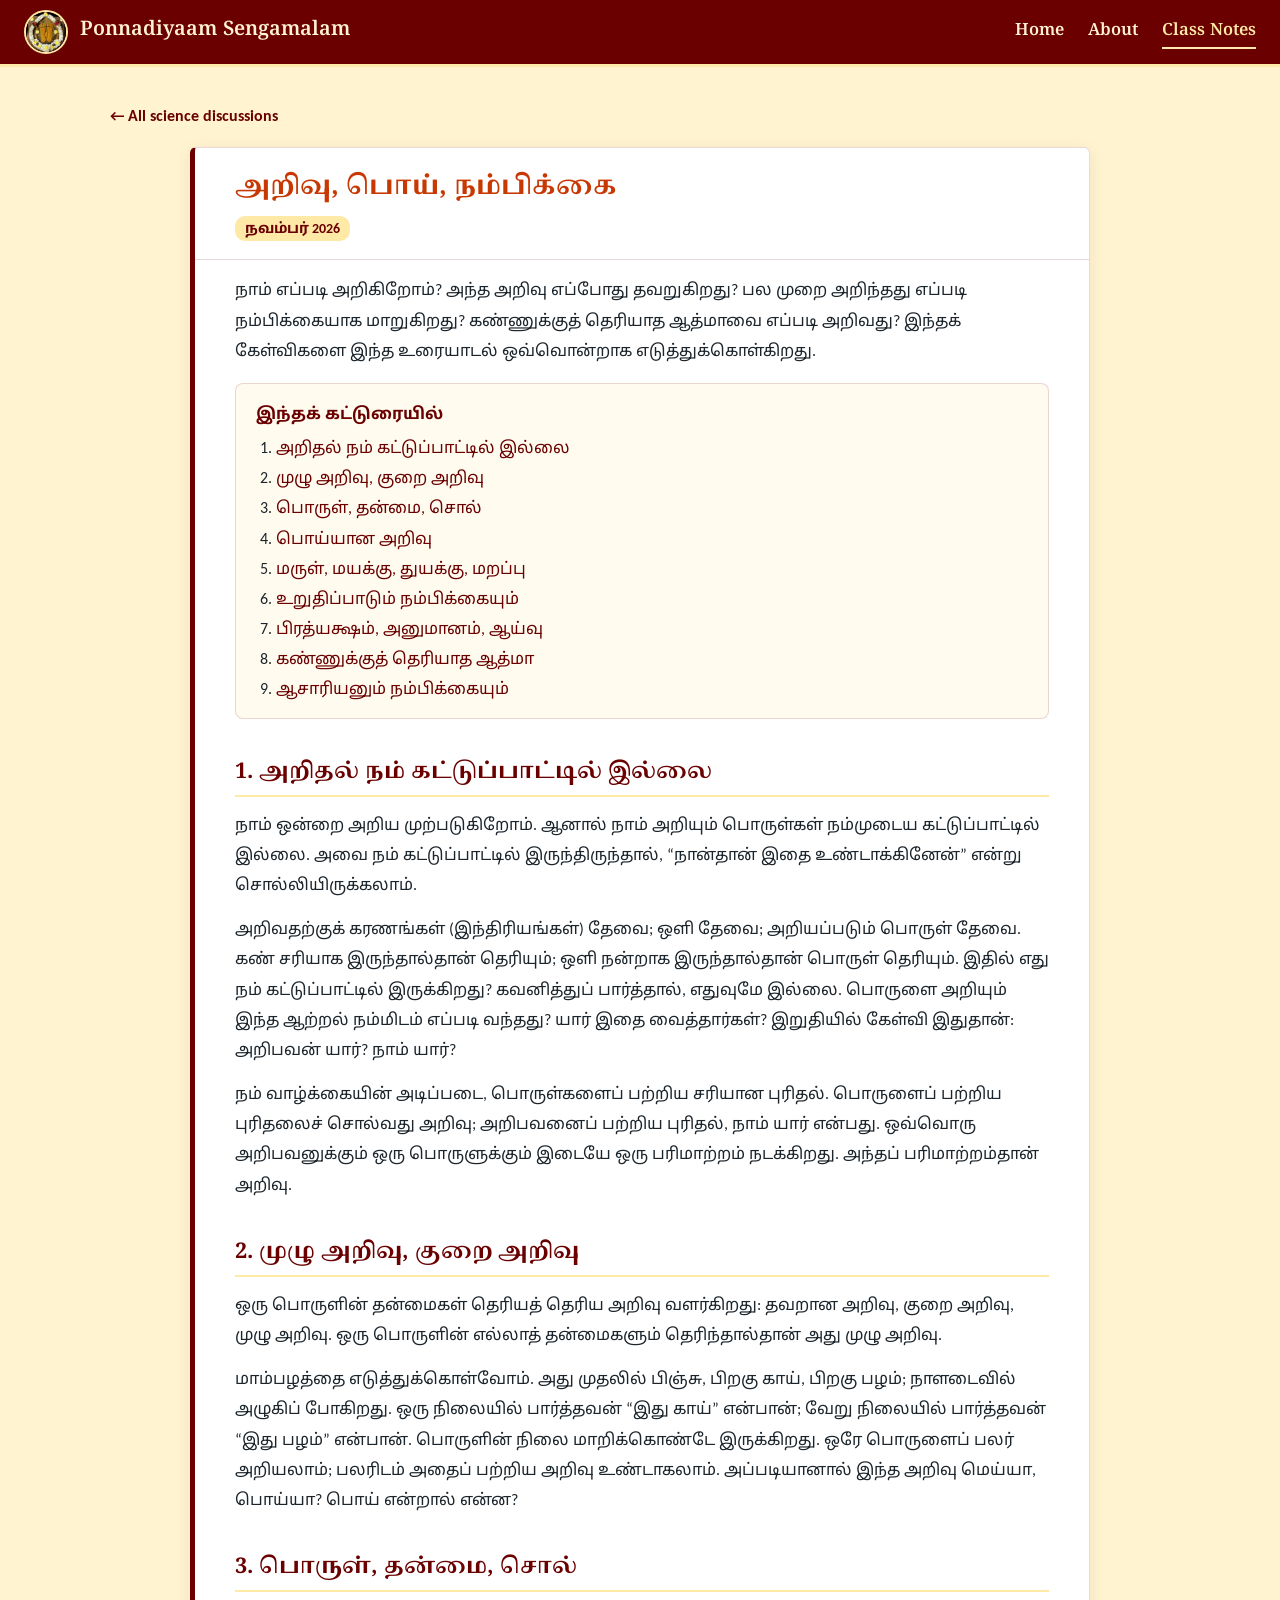
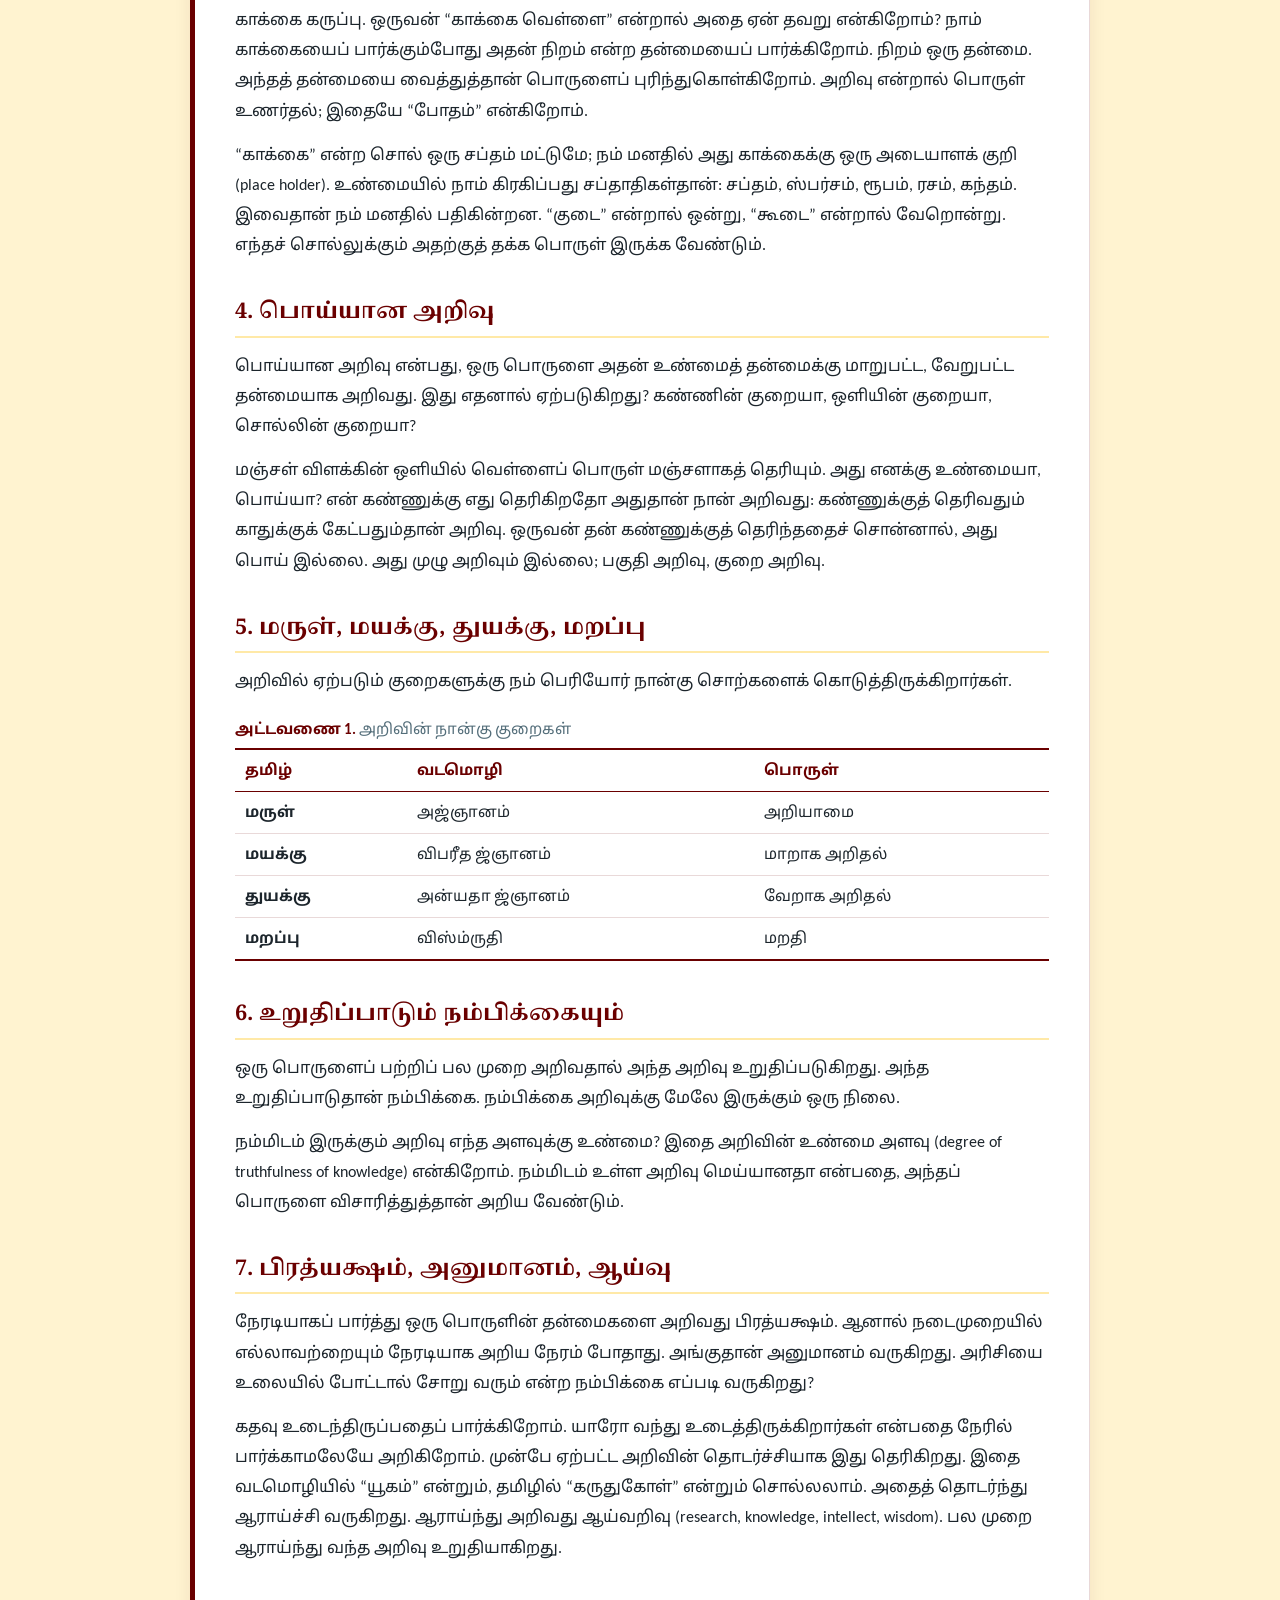
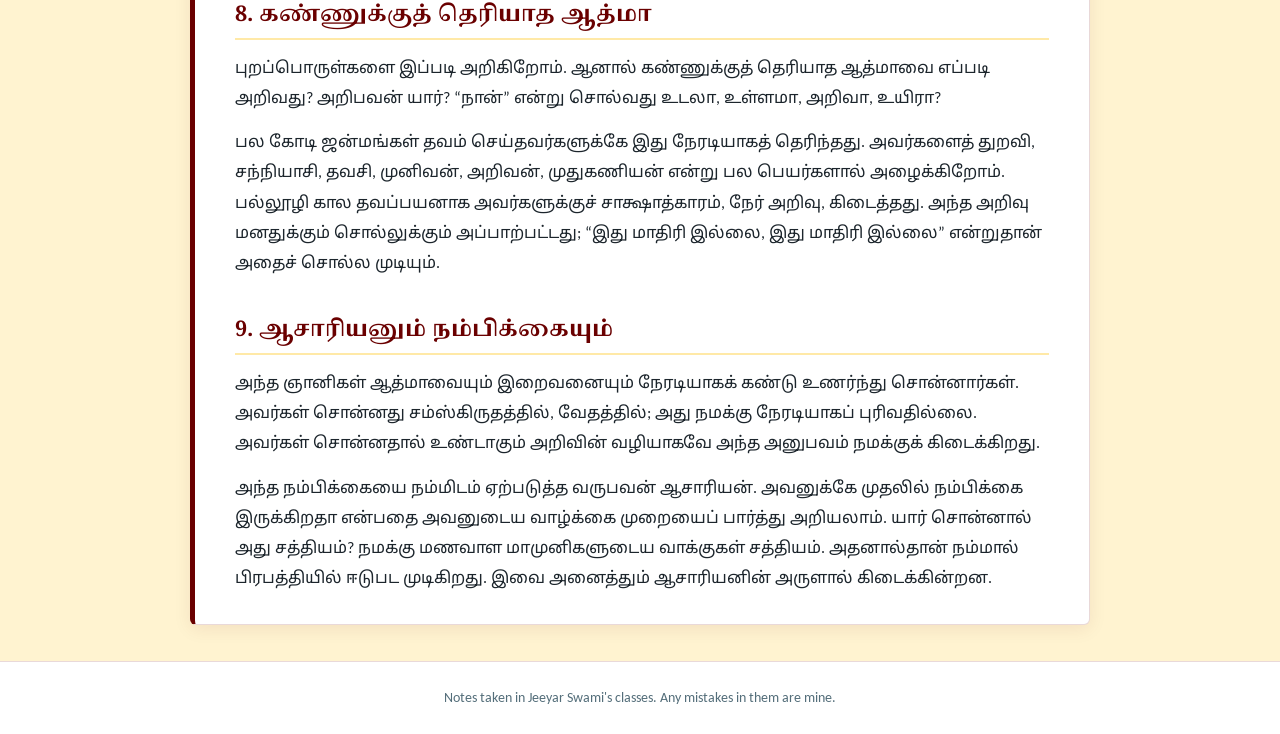
<file: science/2026/november/arivu-poi-nambikkai.html>
<!DOCTYPE html>
<html lang="en">
<head>
  <meta charset="utf-8">
  <meta name="viewport" content="width=device-width, initial-scale=1">
  <title>அறிவு, பொய், நம்பிக்கை — Ponnadiyaam Sengamalam</title>
  <link rel="preconnect" href="https://fonts.googleapis.com">
  <link rel="preconnect" href="https://fonts.gstatic.com" crossorigin>
  <link href="https://fonts.googleapis.com/css2?family=Noto+Serif+Devanagari:wght@400;600;700&family=Noto+Serif+Tamil:wght@400;600&family=Noto+Sans+Tamil:wght@400;600&family=Carlito:ital,wght@0,400;0,700;1,400&display=swap" rel="stylesheet">
  <link rel="stylesheet" href="../../../css/style.css">
</head>
<body>

<header class="site-header">
  <nav class="main-nav">
    <a href="../../../index.html" class="brand">
      <img src="../../../images/emperumanar_thiruvadi.jpg" alt="">
      <span>Ponnadiyaam Sengamalam</span>
    </a>
    <ul class="nav-links">
      <li><a href="../../../index.html">Home</a></li>
      <li><a href="../../../about.html">About</a></li>
      <li><a href="../../../classes.html" class="active">Class Notes</a></li>
    </ul>
  </nav>
</header>


<main class="container">
  <a class="back" href="../../../science.html">← All science discussions</a>

  <div class="notes-list">
    <article class="note article-page" lang="ta">
      <header class="article-head">
        <h1>அறிவு, பொய், நம்பிக்கை</h1>
        <span class="date">நவம்பர் 2026</span>
      </header>
      <div class="article">
      <p>நாம் எப்படி அறிகிறோம்? அந்த அறிவு எப்போது தவறுகிறது? பல முறை அறிந்தது எப்படி நம்பிக்கையாக மாறுகிறது?
      கண்ணுக்குத் தெரியாத ஆத்மாவை எப்படி அறிவது? இந்தக் கேள்விகளை இந்த உரையாடல் ஒவ்வொன்றாக எடுத்துக்கொள்கிறது.</p>

      <nav class="contents" aria-label="இந்தக் கட்டுரையில்">
        <p class="contents-head">இந்தக் கட்டுரையில்</p>
        <ol>
          <li><a href="#control">அறிதல் நம் கட்டுப்பாட்டில் இல்லை</a></li>
          <li><a href="#mango">முழு அறிவு, குறை அறிவு</a></li>
          <li><a href="#crow">பொருள், தன்மை, சொல்</a></li>
          <li><a href="#false">பொய்யான அறிவு</a></li>
          <li><a href="#defects">மருள், மயக்கு, துயக்கு, மறப்பு</a></li>
          <li><a href="#faith">உறுதிப்பாடும் நம்பிக்கையும்</a></li>
          <li><a href="#inference">பிரத்யக்ஷம், அனுமானம், ஆய்வு</a></li>
          <li><a href="#atma">கண்ணுக்குத் தெரியாத ஆத்மா</a></li>
          <li><a href="#acharya">ஆசாரியனும் நம்பிக்கையும்</a></li>
        </ol>
      </nav>

      <h2 id="control">1. அறிதல் நம் கட்டுப்பாட்டில் இல்லை</h2>
      <p>நாம் ஒன்றை அறிய முற்படுகிறோம். ஆனால் நாம் அறியும் பொருள்கள் நம்முடைய கட்டுப்பாட்டில் இல்லை.
      அவை நம் கட்டுப்பாட்டில் இருந்திருந்தால், “நான்தான் இதை உண்டாக்கினேன்” என்று சொல்லியிருக்கலாம்.</p>
      <p>அறிவதற்குக் கரணங்கள் (இந்திரியங்கள்) தேவை; ஒளி தேவை; அறியப்படும் பொருள் தேவை. கண் சரியாக
      இருந்தால்தான் தெரியும்; ஒளி நன்றாக இருந்தால்தான் பொருள் தெரியும். இதில் எது நம் கட்டுப்பாட்டில்
      இருக்கிறது? கவனித்துப் பார்த்தால், எதுவுமே இல்லை. பொருளை அறியும் இந்த ஆற்றல் நம்மிடம் எப்படி வந்தது?
      யார் இதை வைத்தார்கள்? இறுதியில் கேள்வி இதுதான்: அறிபவன் யார்? நாம் யார்?</p>
      <p>நம் வாழ்க்கையின் அடிப்படை, பொருள்களைப் பற்றிய சரியான புரிதல். பொருளைப் பற்றிய புரிதலைச்
      சொல்வது அறிவு; அறிபவனைப் பற்றிய புரிதல், நாம் யார் என்பது. ஒவ்வொரு அறிபவனுக்கும் ஒரு பொருளுக்கும் இடையே
      ஒரு பரிமாற்றம் நடக்கிறது. அந்தப் பரிமாற்றம்தான் அறிவு.</p>

      <h2 id="mango">2. முழு அறிவு, குறை அறிவு</h2>
      <p>ஒரு பொருளின் தன்மைகள் தெரியத் தெரிய அறிவு வளர்கிறது: தவறான அறிவு, குறை அறிவு, முழு அறிவு. ஒரு
      பொருளின் எல்லாத் தன்மைகளும் தெரிந்தால்தான் அது முழு அறிவு.</p>
      <p>மாம்பழத்தை எடுத்துக்கொள்வோம். அது முதலில் பிஞ்சு, பிறகு காய், பிறகு பழம்; நாளடைவில் அழுகிப்
      போகிறது. ஒரு நிலையில் பார்த்தவன் “இது காய்” என்பான்; வேறு நிலையில் பார்த்தவன் “இது பழம்” என்பான்.
      பொருளின் நிலை மாறிக்கொண்டே இருக்கிறது. ஒரே பொருளைப் பலர் அறியலாம்; பலரிடம் அதைப் பற்றிய அறிவு
      உண்டாகலாம். அப்படியானால் இந்த அறிவு மெய்யா, பொய்யா? பொய் என்றால் என்ன?</p>

      <h2 id="crow">3. பொருள், தன்மை, சொல்</h2>
      <p>காக்கை கருப்பு. ஒருவன் “காக்கை வெள்ளை” என்றால் அதை ஏன் தவறு என்கிறோம்? நாம் காக்கையைப்
      பார்க்கும்போது அதன் நிறம் என்ற தன்மையைப் பார்க்கிறோம். நிறம் ஒரு தன்மை. அந்தத் தன்மையை வைத்துத்தான்
      பொருளைப் புரிந்துகொள்கிறோம். அறிவு என்றால் பொருள் உணர்தல்; இதையே “போதம்” என்கிறோம்.</p>
      <p>“காக்கை” என்ற சொல் ஒரு சப்தம் மட்டுமே; நம் மனதில் அது காக்கைக்கு ஒரு அடையாளக் குறி (place
      holder). உண்மையில் நாம் கிரகிப்பது சப்தாதிகள்தான்: சப்தம், ஸ்பர்சம், ரூபம், ரசம், கந்தம். இவைதான் நம்
      மனதில் பதிகின்றன. “குடை” என்றால் ஒன்று, “கூடை” என்றால் வேறொன்று. எந்தச் சொல்லுக்கும் அதற்குத் தக்க
      பொருள் இருக்க வேண்டும்.</p>

      <h2 id="false">4. பொய்யான அறிவு</h2>
      <p>பொய்யான அறிவு என்பது, ஒரு பொருளை அதன் உண்மைத் தன்மைக்கு மாறுபட்ட, வேறுபட்ட தன்மையாக அறிவது.
      இது எதனால் ஏற்படுகிறது? கண்ணின் குறையா, ஒளியின் குறையா, சொல்லின் குறையா?</p>
      <p>மஞ்சள் விளக்கின் ஒளியில் வெள்ளைப் பொருள் மஞ்சளாகத் தெரியும். அது எனக்கு உண்மையா, பொய்யா? என்
      கண்ணுக்கு எது தெரிகிறதோ அதுதான் நான் அறிவது: கண்ணுக்குத் தெரிவதும் காதுக்குக் கேட்பதும்தான் அறிவு.
      ஒருவன் தன் கண்ணுக்குத் தெரிந்ததைச் சொன்னால், அது பொய் இல்லை. அது முழு அறிவும் இல்லை; பகுதி
      அறிவு, குறை அறிவு.</p>

      <h2 id="defects">5. மருள், மயக்கு, துயக்கு, மறப்பு</h2>
      <p>அறிவில் ஏற்படும் குறைகளுக்கு நம் பெரியோர் நான்கு சொற்களைக் கொடுத்திருக்கிறார்கள்.</p>
      <div class="tbl-wrap">
        <table class="tbl">
          <caption><b>அட்டவணை 1.</b> அறிவின் நான்கு குறைகள்</caption>
          <thead><tr><th>தமிழ்</th><th>வடமொழி</th><th>பொருள்</th></tr></thead>
          <tbody>
            <tr><td>மருள்</td><td>அஜ்ஞானம்</td><td>அறியாமை</td></tr>
            <tr><td>மயக்கு</td><td>விபரீத ஜ்ஞானம்</td><td>மாறாக அறிதல்</td></tr>
            <tr><td>துயக்கு</td><td>அன்யதா ஜ்ஞானம்</td><td>வேறாக அறிதல்</td></tr>
            <tr><td>மறப்பு</td><td>விஸ்ம்ருதி</td><td>மறதி</td></tr>
          </tbody>
        </table>
      </div>

      <h2 id="faith">6. உறுதிப்பாடும் நம்பிக்கையும்</h2>
      <p>ஒரு பொருளைப் பற்றிப் பல முறை அறிவதால் அந்த அறிவு உறுதிப்படுகிறது. அந்த உறுதிப்பாடுதான் நம்பிக்கை.
      நம்பிக்கை அறிவுக்கு மேலே இருக்கும் ஒரு நிலை.</p>
      <p>நம்மிடம் இருக்கும் அறிவு எந்த அளவுக்கு உண்மை? இதை அறிவின் உண்மை அளவு (degree of truthfulness of
      knowledge) என்கிறோம். நம்மிடம் உள்ள அறிவு மெய்யானதா என்பதை, அந்தப் பொருளை விசாரித்துத்தான் அறிய
      வேண்டும்.</p>

      <h2 id="inference">7. பிரத்யக்ஷம், அனுமானம், ஆய்வு</h2>
      <p>நேரடியாகப் பார்த்து ஒரு பொருளின் தன்மைகளை அறிவது பிரத்யக்ஷம். ஆனால் நடைமுறையில் எல்லாவற்றையும்
      நேரடியாக அறிய நேரம் போதாது. அங்குதான் அனுமானம் வருகிறது. அரிசியை உலையில் போட்டால் சோறு வரும் என்ற
      நம்பிக்கை எப்படி வருகிறது?</p>
      <p>கதவு உடைந்திருப்பதைப் பார்க்கிறோம். யாரோ வந்து உடைத்திருக்கிறார்கள் என்பதை நேரில் பார்க்காமலேயே
      அறிகிறோம். முன்பே ஏற்பட்ட அறிவின் தொடர்ச்சியாக இது தெரிகிறது. இதை வடமொழியில் “யூகம்” என்றும்,
      தமிழில் “கருதுகோள்” என்றும் சொல்லலாம். அதைத் தொடர்ந்து ஆராய்ச்சி வருகிறது. ஆராய்ந்து அறிவது
      ஆய்வறிவு (research, knowledge, intellect, wisdom). பல முறை ஆராய்ந்து வந்த அறிவு உறுதியாகிறது.</p>

      <h2 id="atma">8. கண்ணுக்குத் தெரியாத ஆத்மா</h2>
      <p>புறப்பொருள்களை இப்படி அறிகிறோம். ஆனால் கண்ணுக்குத் தெரியாத ஆத்மாவை எப்படி அறிவது? அறிபவன்
      யார்? “நான்” என்று சொல்வது உடலா, உள்ளமா, அறிவா, உயிரா?</p>
      <p>பல கோடி ஜன்மங்கள் தவம் செய்தவர்களுக்கே இது நேரடியாகத் தெரிந்தது. அவர்களைத் துறவி, சந்நியாசி,
      தவசி, முனிவன், அறிவன், முதுகணியன் என்று பல பெயர்களால் அழைக்கிறோம். பல்லூழி கால தவப்பயனாக
      அவர்களுக்குச் சாக்ஷாத்காரம், நேர் அறிவு, கிடைத்தது. அந்த அறிவு மனதுக்கும் சொல்லுக்கும் அப்பாற்பட்டது;
      “இது மாதிரி இல்லை, இது மாதிரி இல்லை” என்றுதான் அதைச் சொல்ல முடியும்.</p>

      <h2 id="acharya">9. ஆசாரியனும் நம்பிக்கையும்</h2>
      <p>அந்த ஞானிகள் ஆத்மாவையும் இறைவனையும் நேரடியாகக் கண்டு உணர்ந்து சொன்னார்கள். அவர்கள் சொன்னது
      சம்ஸ்கிருதத்தில், வேதத்தில்; அது நமக்கு நேரடியாகப் புரிவதில்லை. அவர்கள் சொன்னதால் உண்டாகும் அறிவின்
      வழியாகவே அந்த அனுபவம் நமக்குக் கிடைக்கிறது.</p>
      <p>அந்த நம்பிக்கையை நம்மிடம் ஏற்படுத்த வருபவன் ஆசாரியன். அவனுக்கே முதலில் நம்பிக்கை இருக்கிறதா என்பதை
      அவனுடைய வாழ்க்கை முறையைப் பார்த்து அறியலாம். யார் சொன்னால் அது சத்தியம்? நமக்கு மணவாள மாமுனிகளுடைய
      வாக்குகள் சத்தியம். அதனால்தான் நம்மால் பிரபத்தியில் ஈடுபட முடிகிறது. இவை அனைத்தும் ஆசாரியனின்
      அருளால் கிடைக்கின்றன.</p>

      </div>
    </article>
  </div>
</main>


<footer>
  <p>Notes taken in Jeeyar Swami's classes. Any mistakes in them are mine.</p>
</footer>

</body>
</html>
</file>
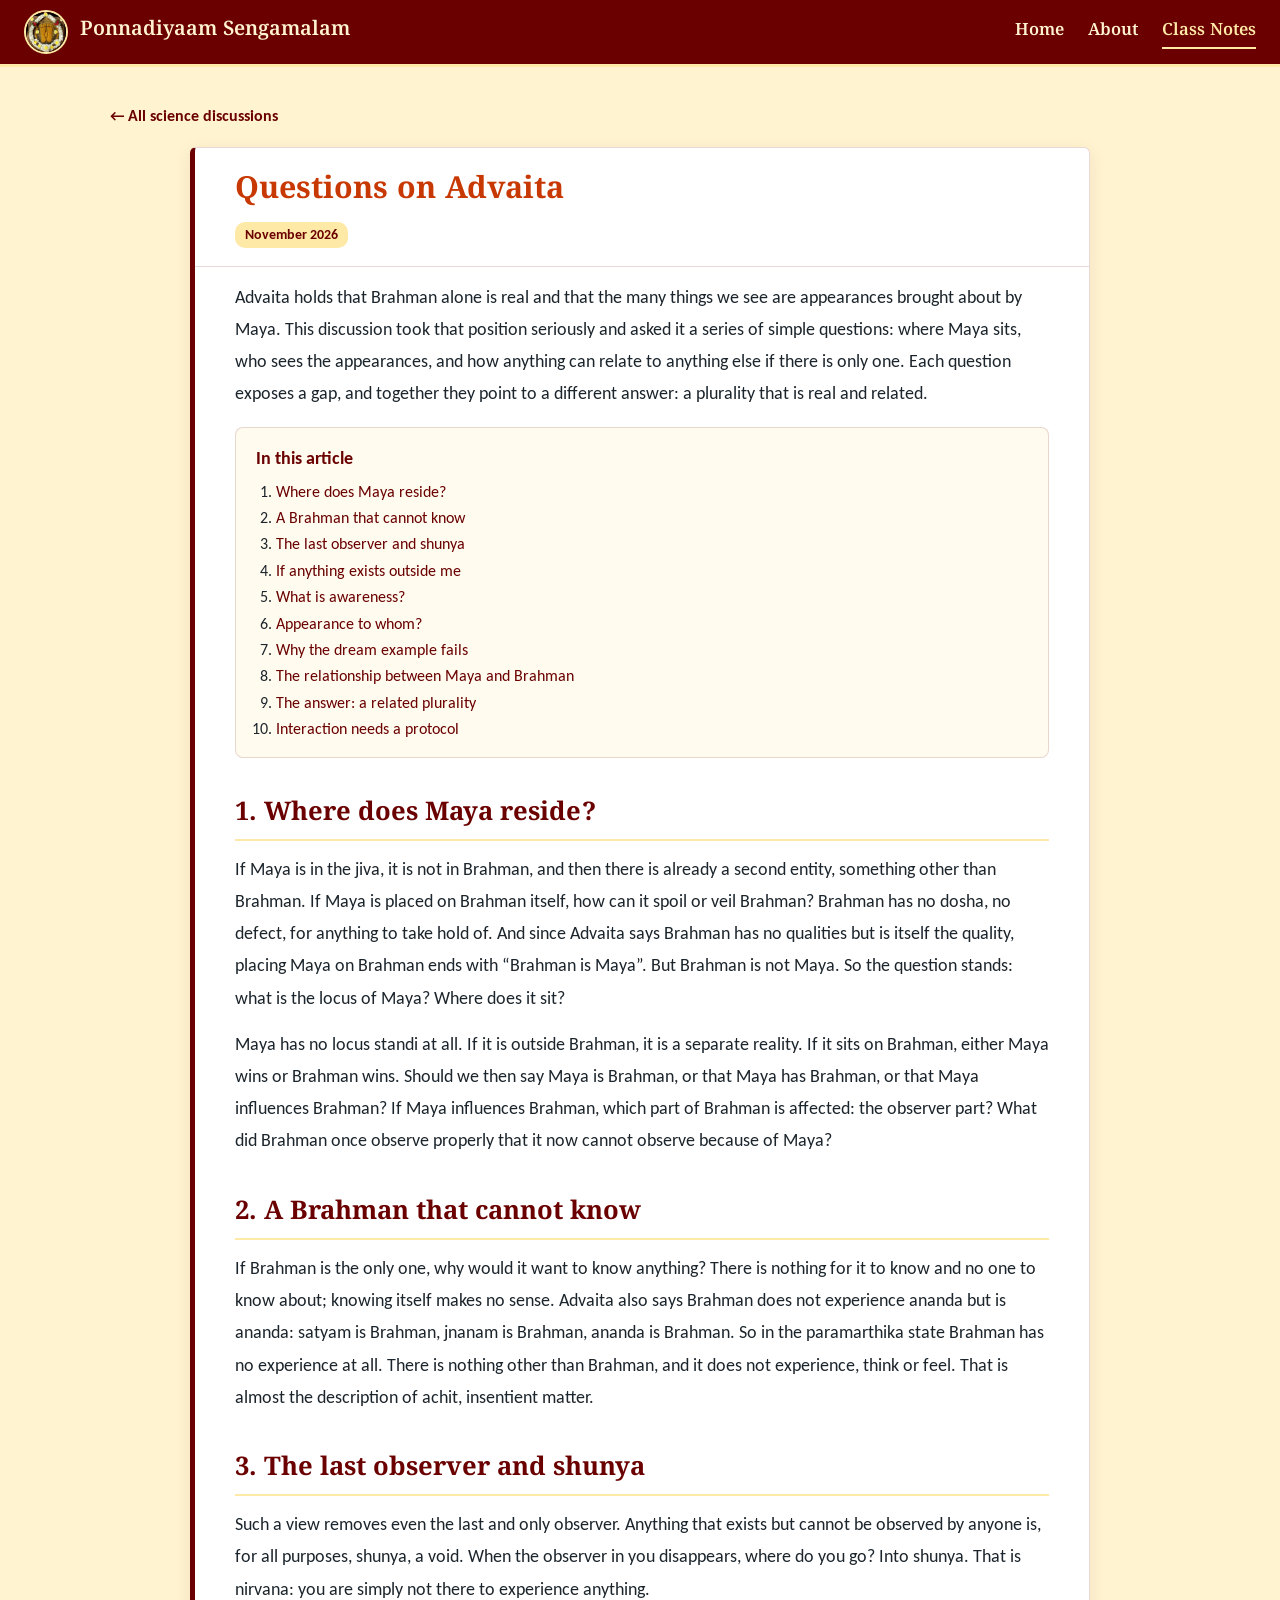
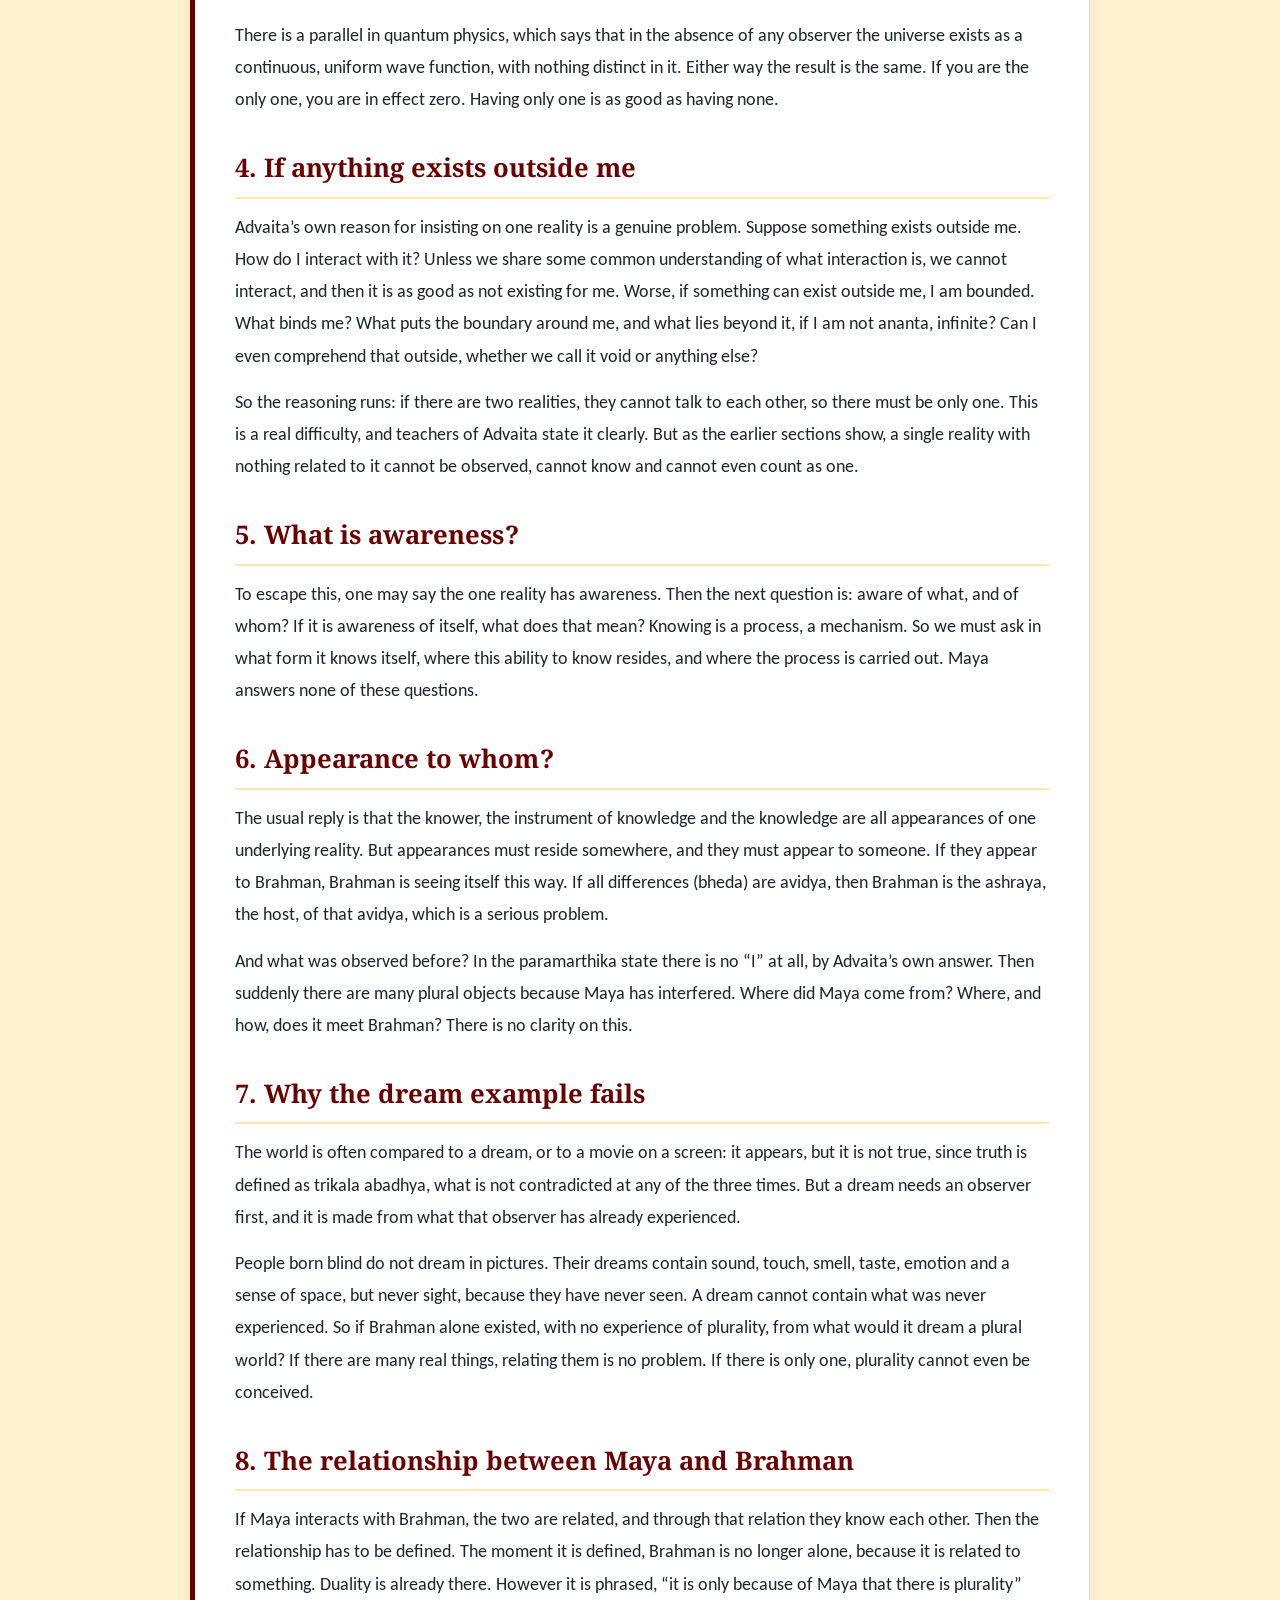
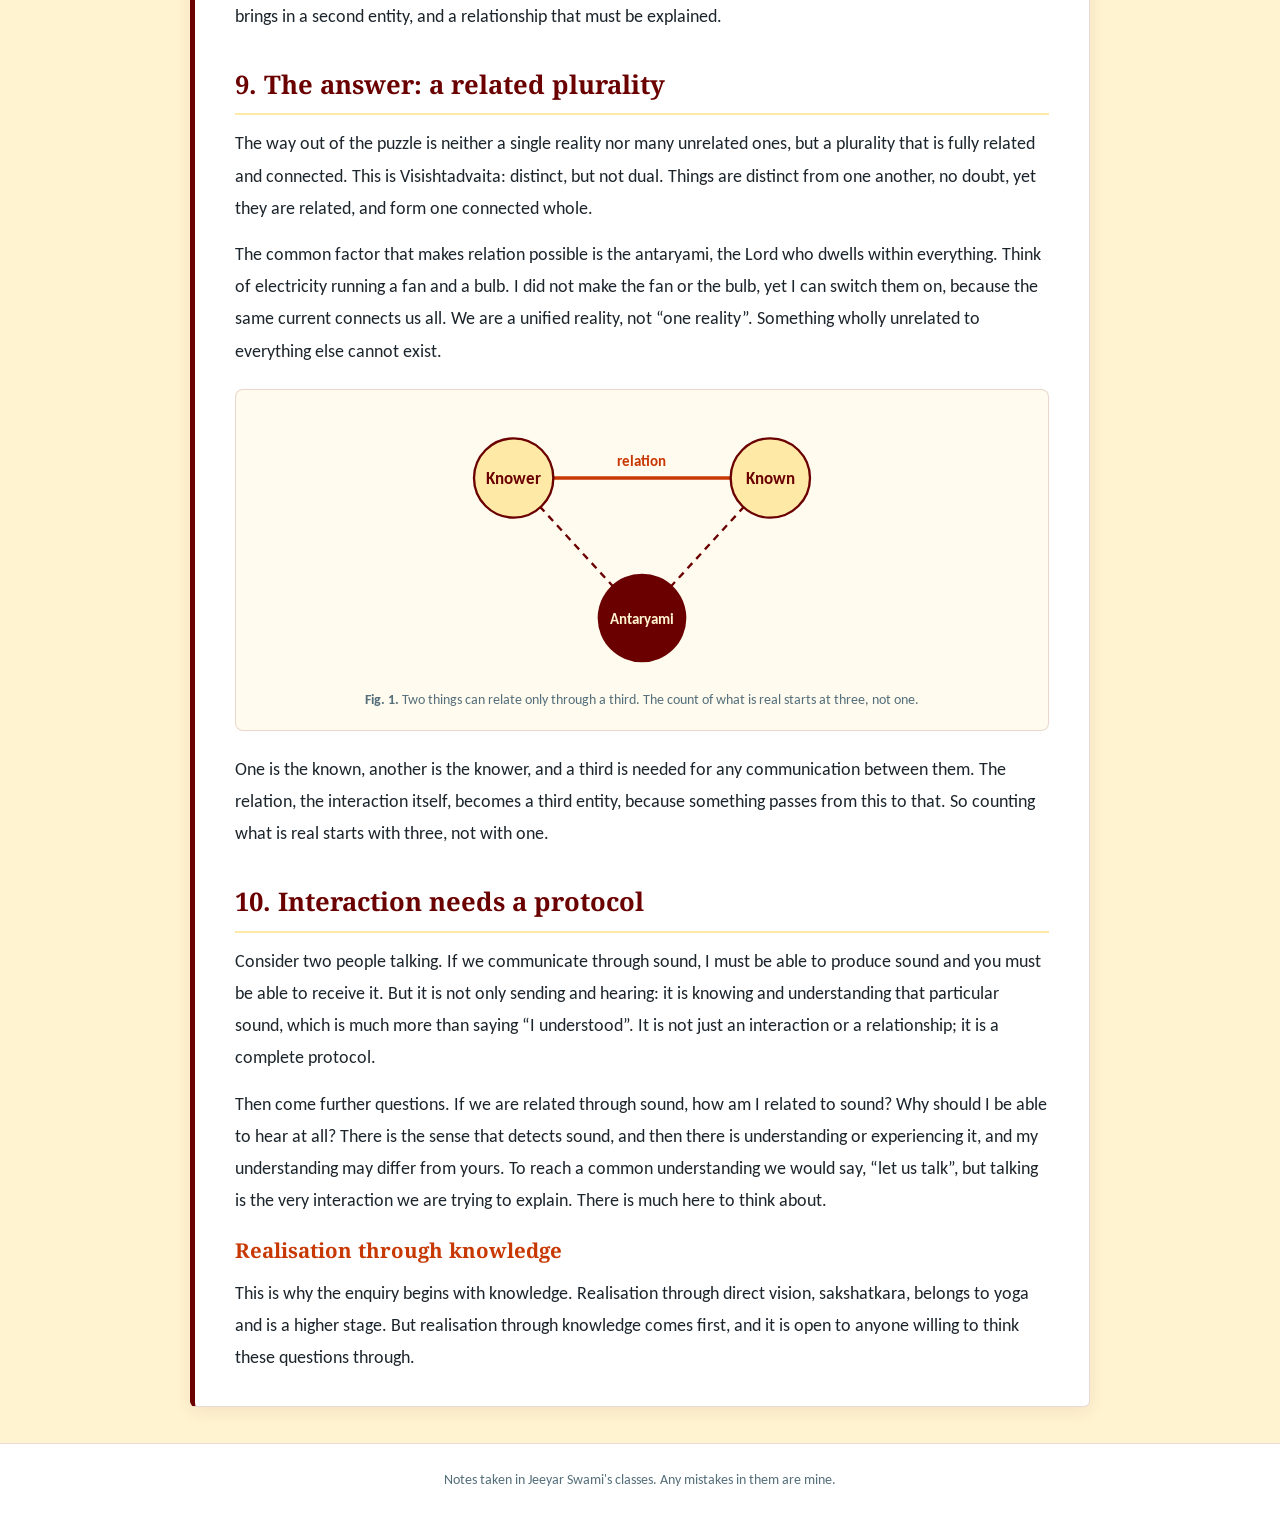
<file: science/2026/november/questions-on-advaita.html>
<!DOCTYPE html>
<html lang="en">
<head>
  <meta charset="utf-8">
  <meta name="viewport" content="width=device-width, initial-scale=1">
  <title>Questions on Advaita — Ponnadiyaam Sengamalam</title>
  <link rel="preconnect" href="https://fonts.googleapis.com">
  <link rel="preconnect" href="https://fonts.gstatic.com" crossorigin>
  <link href="https://fonts.googleapis.com/css2?family=Noto+Serif+Devanagari:wght@400;600;700&family=Noto+Serif+Tamil:wght@400;600&family=Noto+Sans+Tamil:wght@400;600&family=Carlito:ital,wght@0,400;0,700;1,400&display=swap" rel="stylesheet">
  <link rel="stylesheet" href="../../../css/style.css">
</head>
<body>

<header class="site-header">
  <nav class="main-nav">
    <a href="../../../index.html" class="brand">
      <img src="../../../images/emperumanar_thiruvadi.jpg" alt="">
      <span>Ponnadiyaam Sengamalam</span>
    </a>
    <ul class="nav-links">
      <li><a href="../../../index.html">Home</a></li>
      <li><a href="../../../about.html">About</a></li>
      <li><a href="../../../classes.html" class="active">Class Notes</a></li>
    </ul>
  </nav>
</header>


<main class="container">
  <a class="back" href="../../../science.html">← All science discussions</a>

  <div class="notes-list">
    <article class="note article-page">
      <header class="article-head">
        <h1>Questions on Advaita</h1>
        <span class="date">November 2026</span>
      </header>
      <div class="article">
      <p>Advaita holds that Brahman alone is real and that the many things we see are appearances brought about by
      Maya. This discussion took that position seriously and asked it a series of simple questions: where Maya
      sits, who sees the appearances, and how anything can relate to anything else if there is only one. Each
      question exposes a gap, and together they point to a different answer: a plurality that is real and related.</p>

      <nav class="contents" aria-label="In this article">
        <p class="contents-head">In this article</p>
        <ol>
          <li><a href="#locus">Where does Maya reside?</a></li>
          <li><a href="#knowing">A Brahman that cannot know</a></li>
          <li><a href="#observer">The last observer and shunya</a></li>
          <li><a href="#outside">If anything exists outside me</a></li>
          <li><a href="#awareness">What is awareness?</a></li>
          <li><a href="#appearance">Appearance to whom?</a></li>
          <li><a href="#dream">Why the dream example fails</a></li>
          <li><a href="#relation">The relationship between Maya and Brahman</a></li>
          <li><a href="#plurality">The answer: a related plurality</a></li>
          <li><a href="#protocol">Interaction needs a protocol</a></li>
        </ol>
      </nav>

      <h2 id="locus">1. Where does Maya reside?</h2>
      <p>If Maya is in the jiva, it is not in Brahman, and then there is already a second entity, something other
      than Brahman. If Maya is placed on Brahman itself, how can it spoil or veil Brahman? Brahman has no dosha,
      no defect, for anything to take hold of. And since Advaita says Brahman has no qualities but is itself the
      quality, placing Maya on Brahman ends with “Brahman is Maya”. But Brahman is not Maya. So the question
      stands: what is the locus of Maya? Where does it sit?</p>
      <p>Maya has no locus standi at all. If it is outside Brahman, it is a separate reality. If it sits on
      Brahman, either Maya wins or Brahman wins. Should we then say Maya is Brahman, or that Maya has Brahman, or
      that Maya influences Brahman? If Maya influences Brahman, which part of Brahman is affected: the observer
      part? What did Brahman once observe properly that it now cannot observe because of Maya?</p>

      <h2 id="knowing">2. A Brahman that cannot know</h2>
      <p>If Brahman is the only one, why would it want to know anything? There is nothing for it to know and no
      one to know about; knowing itself makes no sense. Advaita also says Brahman does not experience ananda but
      is ananda: satyam is Brahman, jnanam is Brahman, ananda is Brahman. So in the paramarthika state Brahman has
      no experience at all. There is nothing other than Brahman, and it does not experience, think or feel. That
      is almost the description of achit, insentient matter.</p>

      <h2 id="observer">3. The last observer and shunya</h2>
      <p>Such a view removes even the last and only observer. Anything that exists but cannot be observed by
      anyone is, for all purposes, shunya, a void. When the observer in you disappears, where do you go? Into
      shunya. That is nirvana: you are simply not there to experience anything.</p>
      <p>There is a parallel in quantum physics, which says that in the absence of any observer the universe
      exists as a continuous, uniform wave function, with nothing distinct in it. Either way the result is the
      same. If you are the only one, you are in effect zero. Having only one is as good as having none.</p>

      <h2 id="outside">4. If anything exists outside me</h2>
      <p>Advaita’s own reason for insisting on one reality is a genuine problem. Suppose something exists outside
      me. How do I interact with it? Unless we share some common understanding of what interaction is, we cannot
      interact, and then it is as good as not existing for me. Worse, if something can exist outside me, I am
      bounded. What binds me? What puts the boundary around me, and what lies beyond it, if I am not ananta,
      infinite? Can I even comprehend that outside, whether we call it void or anything else?</p>
      <p>So the reasoning runs: if there are two realities, they cannot talk to each other, so there must be only
      one. This is a real difficulty, and teachers of Advaita state it clearly. But as the earlier sections show,
      a single reality with nothing related to it cannot be observed, cannot know and cannot even count as one.</p>

      <h2 id="awareness">5. What is awareness?</h2>
      <p>To escape this, one may say the one reality has awareness. Then the next question is: aware of what, and
      of whom? If it is awareness of itself, what does that mean? Knowing is a process, a mechanism. So we must ask
      in what form it knows itself, where this ability to know resides, and where the process is carried out.
      Maya answers none of these questions.</p>

      <h2 id="appearance">6. Appearance to whom?</h2>
      <p>The usual reply is that the knower, the instrument of knowledge and the knowledge are all appearances of
      one underlying reality. But appearances must reside somewhere, and they must appear to someone. If they
      appear to Brahman, Brahman is seeing itself this way. If all differences (bheda) are avidya, then Brahman is
      the ashraya, the host, of that avidya, which is a serious problem.</p>
      <p>And what was observed before? In the paramarthika state there is no “I” at all, by Advaita’s own answer.
      Then suddenly there are many plural objects because Maya has interfered. Where did Maya come from? Where,
      and how, does it meet Brahman? There is no clarity on this.</p>

      <h2 id="dream">7. Why the dream example fails</h2>
      <p>The world is often compared to a dream, or to a movie on a screen: it appears, but it is not true, since
      truth is defined as trikala abadhya, what is not contradicted at any of the three times. But a dream needs
      an observer first, and it is made from what that observer has already experienced.</p>
      <p>People born blind do not dream in pictures. Their dreams contain sound, touch, smell, taste, emotion and a
      sense of space, but never sight, because they have never seen. A dream cannot contain what was never
      experienced. So if Brahman alone existed, with no experience of plurality, from what would it dream a
      plural world? If there are many real things, relating them is no problem. If there is only one, plurality
      cannot even be conceived.</p>

      <h2 id="relation">8. The relationship between Maya and Brahman</h2>
      <p>If Maya interacts with Brahman, the two are related, and through that relation they know each other. Then
      the relationship has to be defined. The moment it is defined, Brahman is no longer alone, because it is
      related to something. Duality is already there. However it is phrased, “it is only because of Maya that there
      is plurality” brings in a second entity, and a relationship that must be explained.</p>

      <h2 id="plurality">9. The answer: a related plurality</h2>
      <p>The way out of the puzzle is neither a single reality nor many unrelated ones, but a plurality that is
      fully related and connected. This is Visishtadvaita: distinct, but not dual. Things are distinct from one
      another, no doubt, yet they are related, and form one connected whole.</p>
      <p>The common factor that makes relation possible is the antaryami, the Lord who dwells within everything.
      Think of electricity running a fan and a bulb. I did not make the fan or the bulb, yet I can switch them on,
      because the same current connects us all. We are a unified reality, not “one reality”. Something wholly
      unrelated to everything else cannot exist.</p>

      <figure class="fig">
        <svg class="triad" viewBox="0 0 360 230" role="img" aria-label="Knower and known joined by a relation, with the antaryami as the common ground">
          <line x1="70" y1="60" x2="290" y2="60" stroke="#C83803" stroke-width="3"/>
          <line x1="70" y1="60" x2="180" y2="180" stroke="#6A0000" stroke-width="2" stroke-dasharray="6 5"/>
          <line x1="290" y1="60" x2="180" y2="180" stroke="#6A0000" stroke-width="2" stroke-dasharray="6 5"/>
          <circle cx="70" cy="60" r="34" fill="#FFE9A7" stroke="#6A0000" stroke-width="2"/>
          <circle cx="290" cy="60" r="34" fill="#FFE9A7" stroke="#6A0000" stroke-width="2"/>
          <circle cx="180" cy="180" r="38" fill="#6A0000"/>
          <text x="70" y="65" text-anchor="middle" font-size="15" font-weight="700" fill="#6A0000">Knower</text>
          <text x="290" y="65" text-anchor="middle" font-size="15" font-weight="700" fill="#6A0000">Known</text>
          <text x="180" y="50" text-anchor="middle" font-size="13" fill="#C83803" font-weight="700">relation</text>
          <text x="180" y="185" text-anchor="middle" font-size="13" font-weight="700" fill="#FFF3D0">Antaryami</text>
        </svg>
        <figcaption><b>Fig. 1.</b> Two things can relate only through a third. The count of what is real starts at three, not one.</figcaption>
      </figure>

      <p>One is the known, another is the knower, and a third is needed for any communication between them. The
      relation, the interaction itself, becomes a third entity, because something passes from this to that. So
      counting what is real starts with three, not with one.</p>

      <h2 id="protocol">10. Interaction needs a protocol</h2>
      <p>Consider two people talking. If we communicate through sound, I must be able to produce sound and you must
      be able to receive it. But it is not only sending and hearing: it is knowing and understanding that particular
      sound, which is much more than saying “I understood”. It is not just an interaction or a relationship; it is a
      complete protocol.</p>
      <p>Then come further questions. If we are related through sound, how am I related to sound? Why should I be
      able to hear at all? There is the sense that detects sound, and then there is understanding or experiencing it,
      and my understanding may differ from yours. To reach a common understanding we would say, “let us talk”, but
      talking is the very interaction we are trying to explain. There is much here to think about.</p>

      <h3>Realisation through knowledge</h3>
      <p>This is why the enquiry begins with knowledge. Realisation through direct vision, sakshatkara, belongs to
      yoga and is a higher stage. But realisation through knowledge comes first, and it is open to anyone willing
      to think these questions through.</p>

      </div>
    </article>
  </div>
</main>


<footer>
  <p>Notes taken in Jeeyar Swami's classes. Any mistakes in them are mine.</p>
</footer>

</body>
</html>
</file>
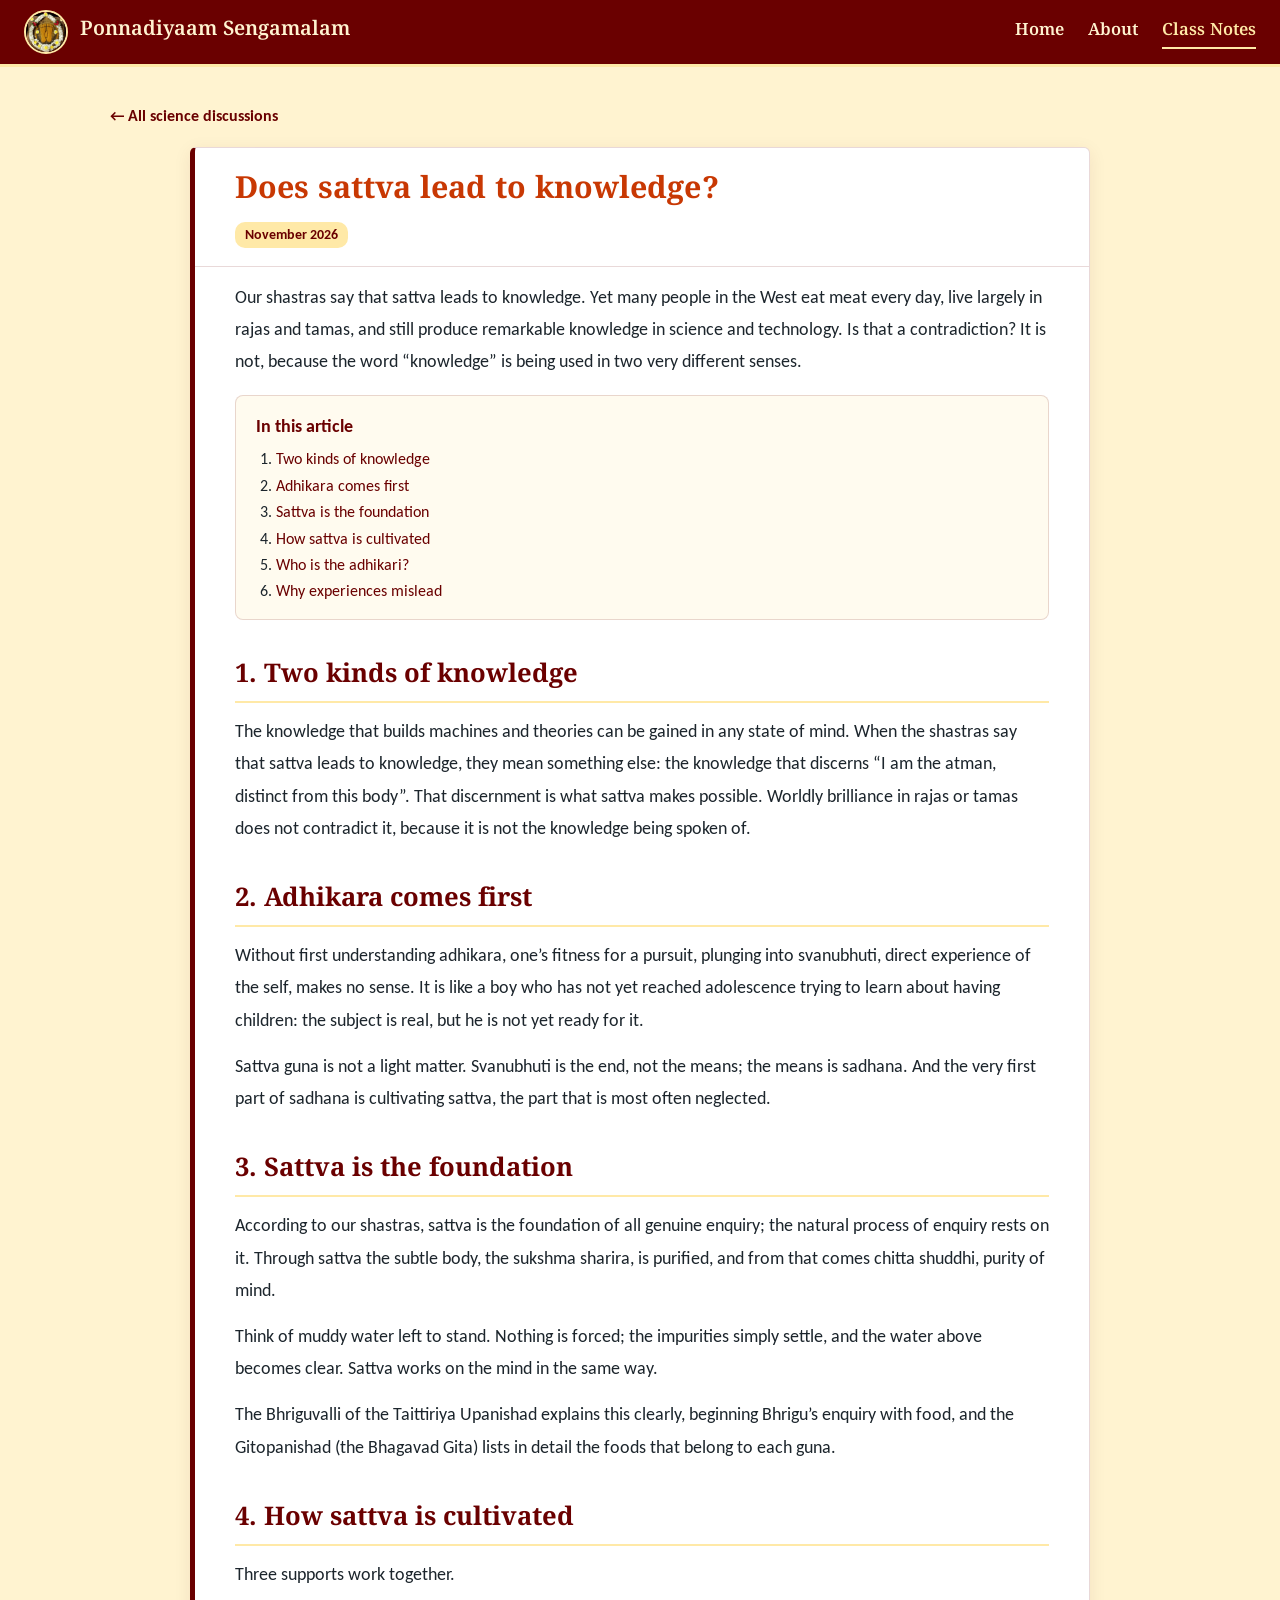
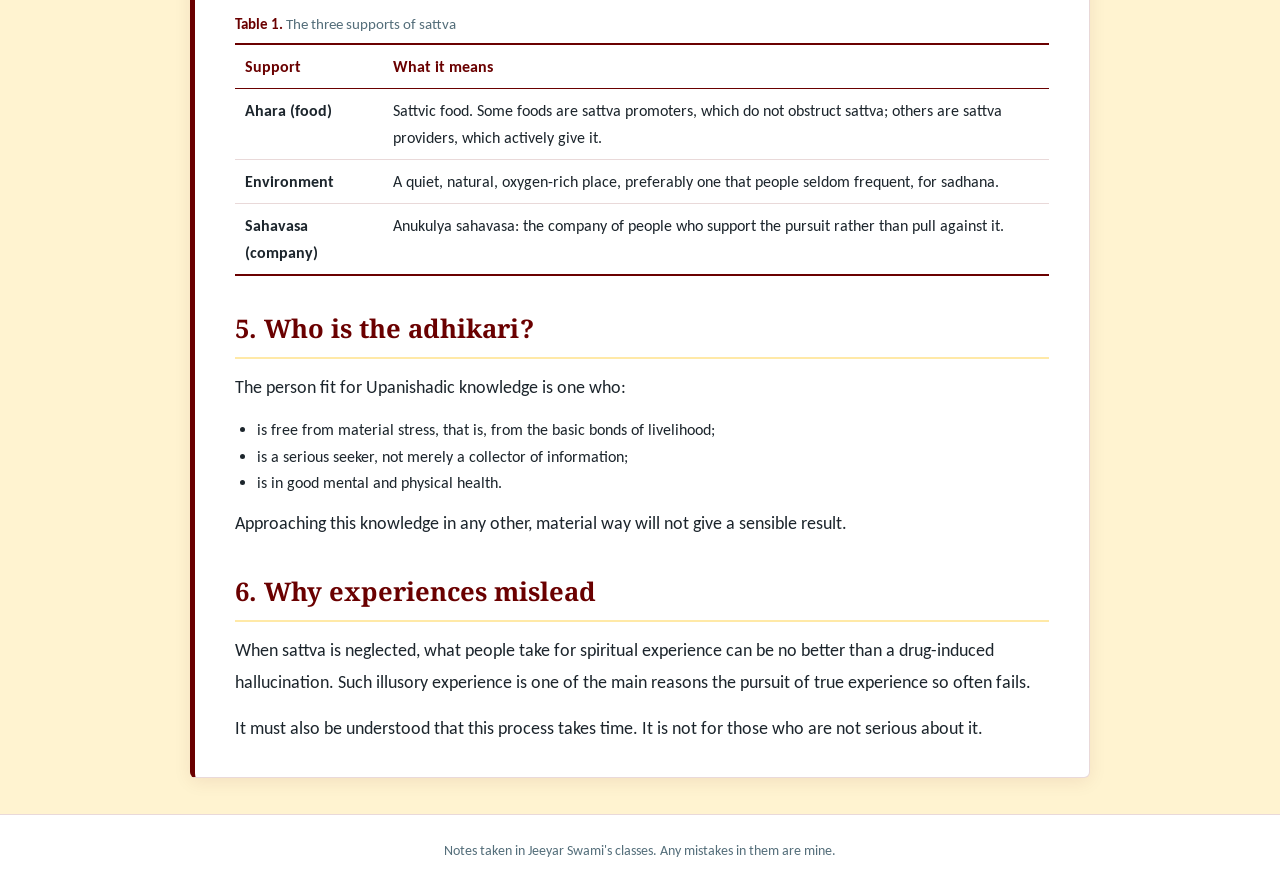
<file: science/2026/november/sattva-and-knowledge.html>
<!DOCTYPE html>
<html lang="en">
<head>
  <meta charset="utf-8">
  <meta name="viewport" content="width=device-width, initial-scale=1">
  <title>Does sattva lead to knowledge? — Ponnadiyaam Sengamalam</title>
  <link rel="preconnect" href="https://fonts.googleapis.com">
  <link rel="preconnect" href="https://fonts.gstatic.com" crossorigin>
  <link href="https://fonts.googleapis.com/css2?family=Noto+Serif+Devanagari:wght@400;600;700&family=Noto+Serif+Tamil:wght@400;600&family=Noto+Sans+Tamil:wght@400;600&family=Carlito:ital,wght@0,400;0,700;1,400&display=swap" rel="stylesheet">
  <link rel="stylesheet" href="../../../css/style.css">
</head>
<body>

<header class="site-header">
  <nav class="main-nav">
    <a href="../../../index.html" class="brand">
      <img src="../../../images/emperumanar_thiruvadi.jpg" alt="">
      <span>Ponnadiyaam Sengamalam</span>
    </a>
    <ul class="nav-links">
      <li><a href="../../../index.html">Home</a></li>
      <li><a href="../../../about.html">About</a></li>
      <li><a href="../../../classes.html" class="active">Class Notes</a></li>
    </ul>
  </nav>
</header>


<main class="container">
  <a class="back" href="../../../science.html">← All science discussions</a>

  <div class="notes-list">
    <article class="note article-page">
      <header class="article-head">
        <h1>Does sattva lead to knowledge?</h1>
        <span class="date">November 2026</span>
      </header>
      <div class="article">
      <p>Our shastras say that sattva leads to knowledge. Yet many people in the West eat meat every day, live
      largely in rajas and tamas, and still produce remarkable knowledge in science and technology. Is that a
      contradiction? It is not, because the word “knowledge” is being used in two very different senses.</p>

      <nav class="contents" aria-label="In this article">
        <p class="contents-head">In this article</p>
        <ol>
          <li><a href="#two-kinds">Two kinds of knowledge</a></li>
          <li><a href="#adhikara">Adhikara comes first</a></li>
          <li><a href="#foundation">Sattva is the foundation</a></li>
          <li><a href="#cultivate">How sattva is cultivated</a></li>
          <li><a href="#adhikari">Who is the adhikari?</a></li>
          <li><a href="#illusion">Why experiences mislead</a></li>
        </ol>
      </nav>

      <h2 id="two-kinds">1. Two kinds of knowledge</h2>
      <p>The knowledge that builds machines and theories can be gained in any state of mind. When the shastras say
      that sattva leads to knowledge, they mean something else: the knowledge that discerns “I am the atman,
      distinct from this body”. That discernment is what sattva makes possible. Worldly brilliance in rajas or
      tamas does not contradict it, because it is not the knowledge being spoken of.</p>

      <h2 id="adhikara">2. Adhikara comes first</h2>
      <p>Without first understanding adhikara, one’s fitness for a pursuit, plunging into svanubhuti, direct
      experience of the self, makes no sense. It is like a boy who has not yet reached adolescence trying to
      learn about having children: the subject is real, but he is not yet ready for it.</p>
      <p>Sattva guna is not a light matter. Svanubhuti is the end, not the means; the means is sadhana. And the
      very first part of sadhana is cultivating sattva, the part that is most often neglected.</p>

      <h2 id="foundation">3. Sattva is the foundation</h2>
      <p>According to our shastras, sattva is the foundation of all genuine enquiry; the natural process of
      enquiry rests on it. Through sattva the subtle body, the sukshma sharira, is purified, and from that comes
      chitta shuddhi, purity of mind.</p>
      <p>Think of muddy water left to stand. Nothing is forced; the impurities simply settle, and the water above
      becomes clear. Sattva works on the mind in the same way.</p>
      <p>The Bhriguvalli of the Taittiriya Upanishad explains this clearly, beginning Bhrigu’s enquiry with food,
      and the Gitopanishad (the Bhagavad Gita) lists in detail the foods that belong to each guna.</p>

      <h2 id="cultivate">4. How sattva is cultivated</h2>
      <p>Three supports work together.</p>
      <div class="tbl-wrap">
        <table class="tbl">
          <caption><b>Table 1.</b> The three supports of sattva</caption>
          <thead><tr><th>Support</th><th>What it means</th></tr></thead>
          <tbody>
            <tr><td>Ahara (food)</td><td>Sattvic food. Some foods are sattva promoters, which do not obstruct
            sattva; others are sattva providers, which actively give it.</td></tr>
            <tr><td>Environment</td><td>A quiet, natural, oxygen-rich place, preferably one that people seldom
            frequent, for sadhana.</td></tr>
            <tr><td>Sahavasa (company)</td><td>Anukulya sahavasa: the company of people who support the pursuit
            rather than pull against it.</td></tr>
          </tbody>
        </table>
      </div>

      <h2 id="adhikari">5. Who is the adhikari?</h2>
      <p>The person fit for Upanishadic knowledge is one who:</p>
      <ul>
        <li>is free from material stress, that is, from the basic bonds of livelihood;</li>
        <li>is a serious seeker, not merely a collector of information;</li>
        <li>is in good mental and physical health.</li>
      </ul>
      <p>Approaching this knowledge in any other, material way will not give a sensible result.</p>

      <h2 id="illusion">6. Why experiences mislead</h2>
      <p>When sattva is neglected, what people take for spiritual experience can be no better than a
      drug-induced hallucination. Such illusory experience is one of the main reasons the pursuit of true
      experience so often fails.</p>
      <p>It must also be understood that this process takes time. It is not for those who are not serious about
      it.</p>

      </div>
    </article>
  </div>
</main>


<footer>
  <p>Notes taken in Jeeyar Swami's classes. Any mistakes in them are mine.</p>
</footer>

</body>
</html>
</file>
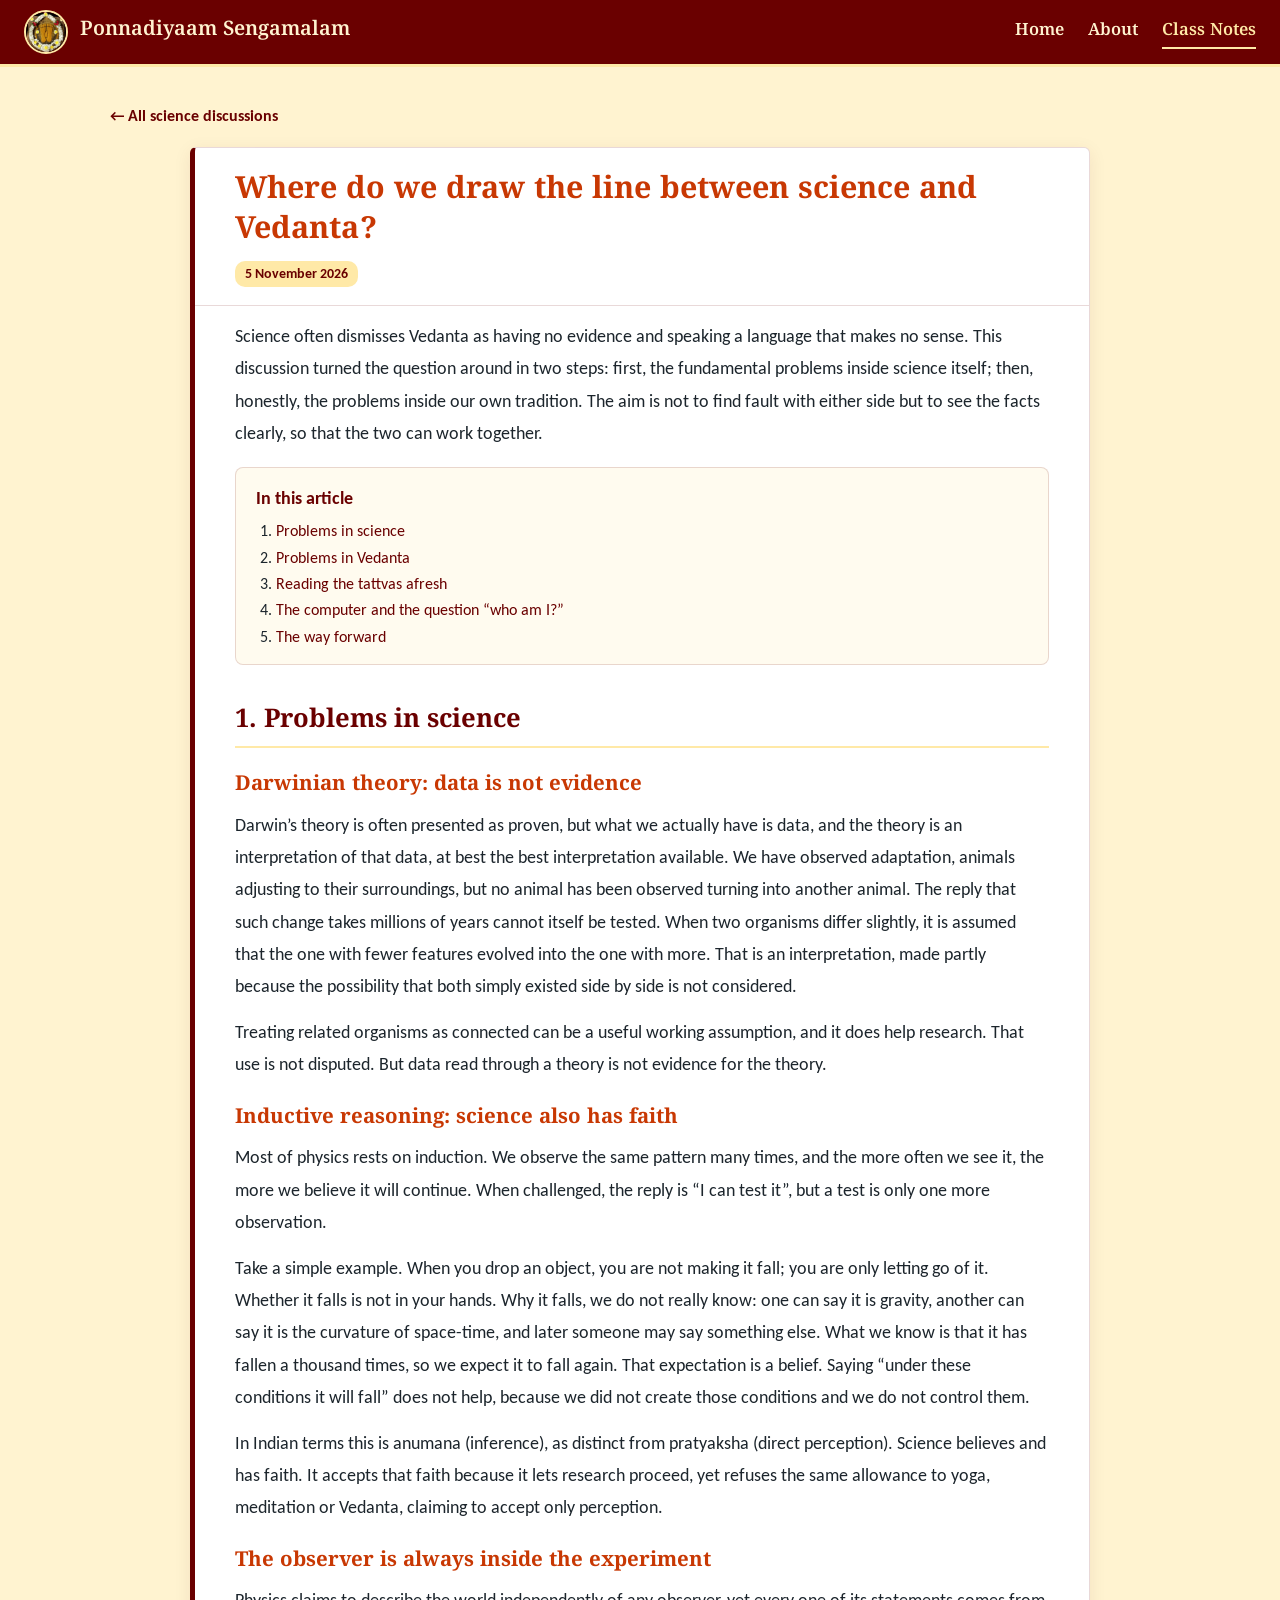
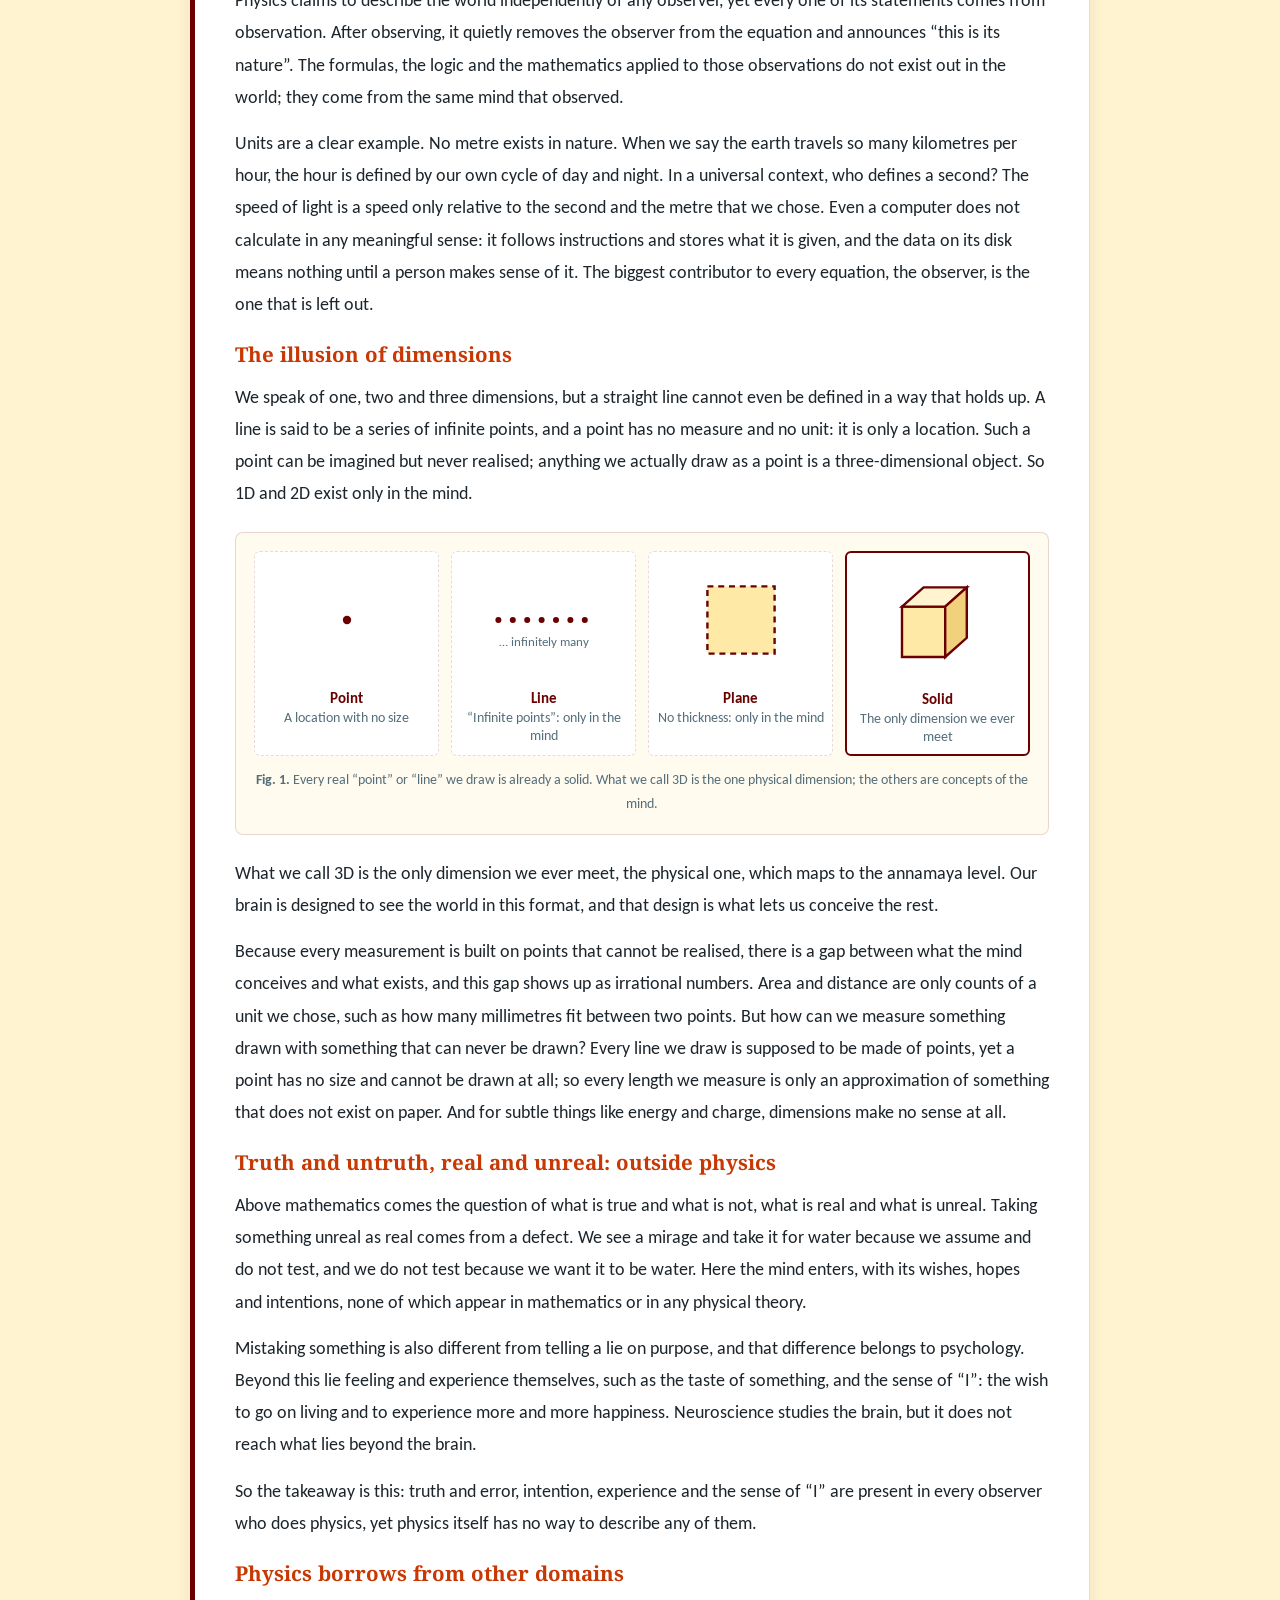
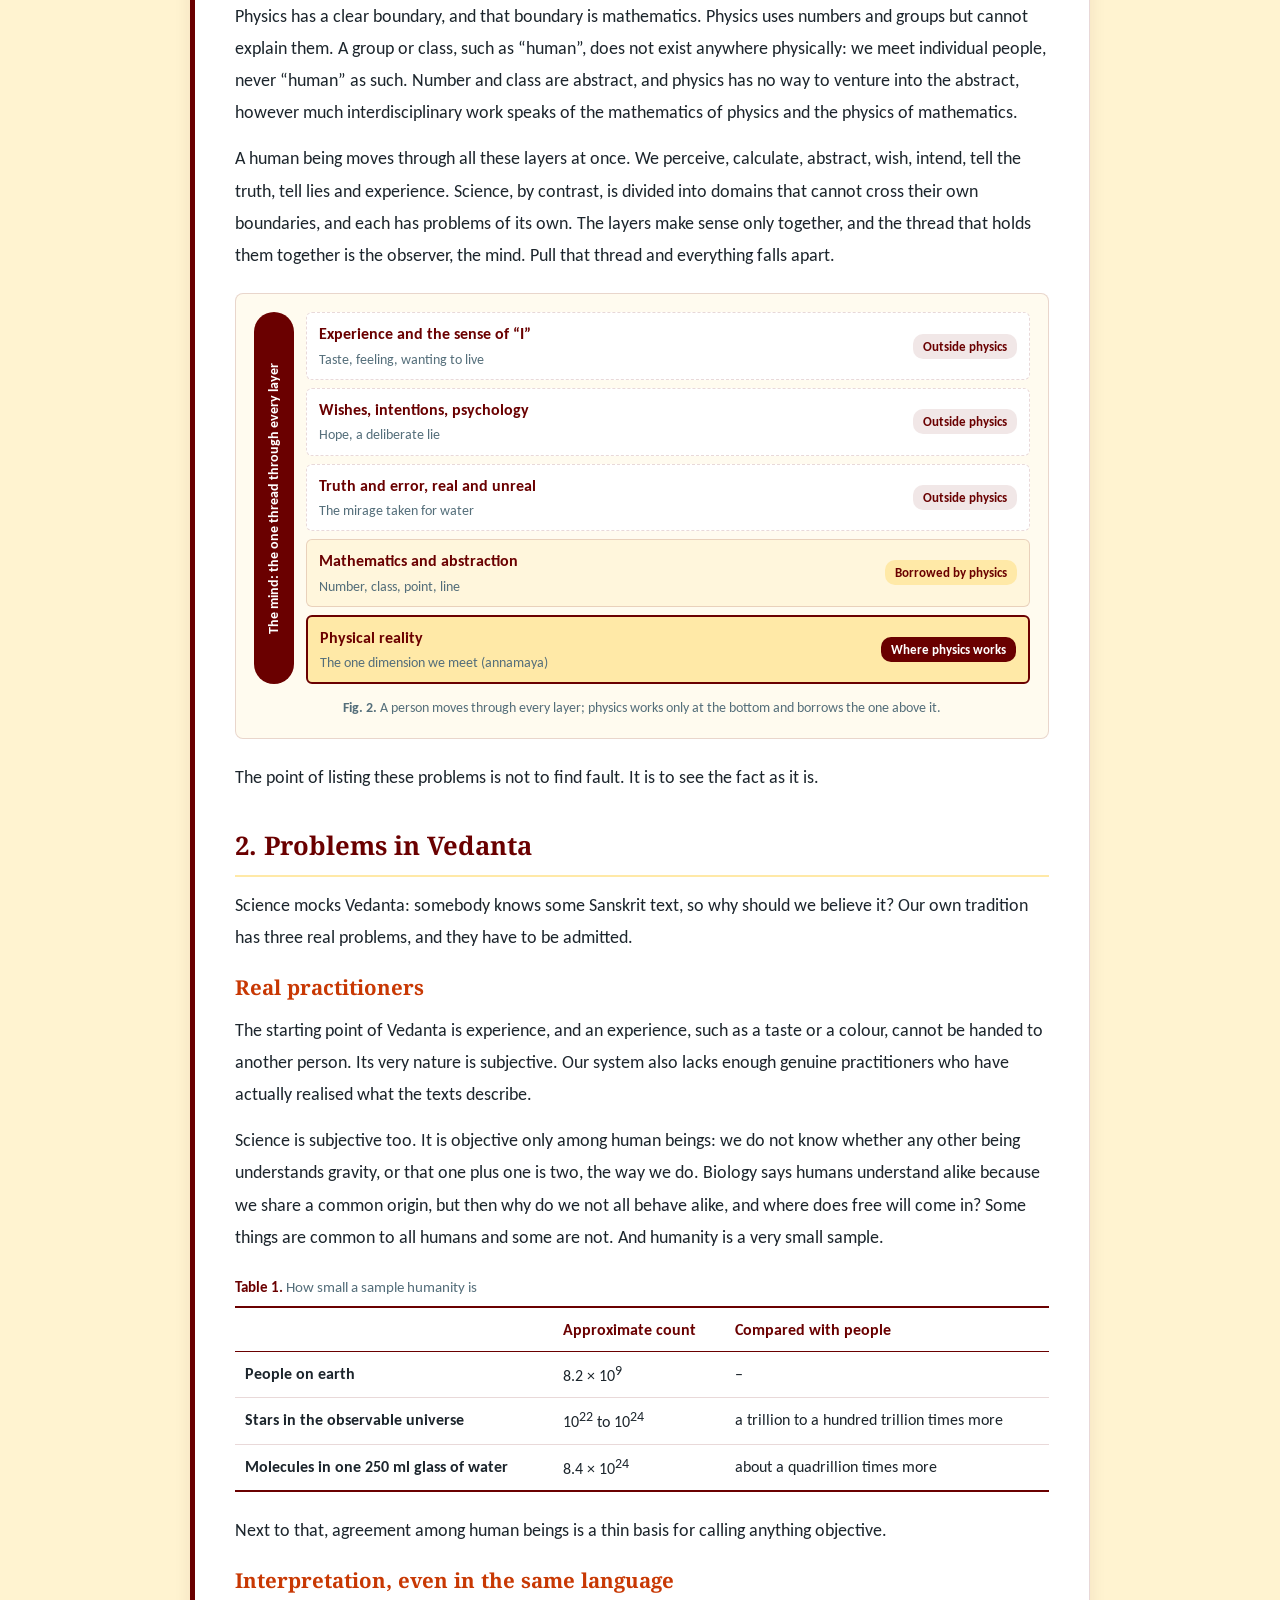
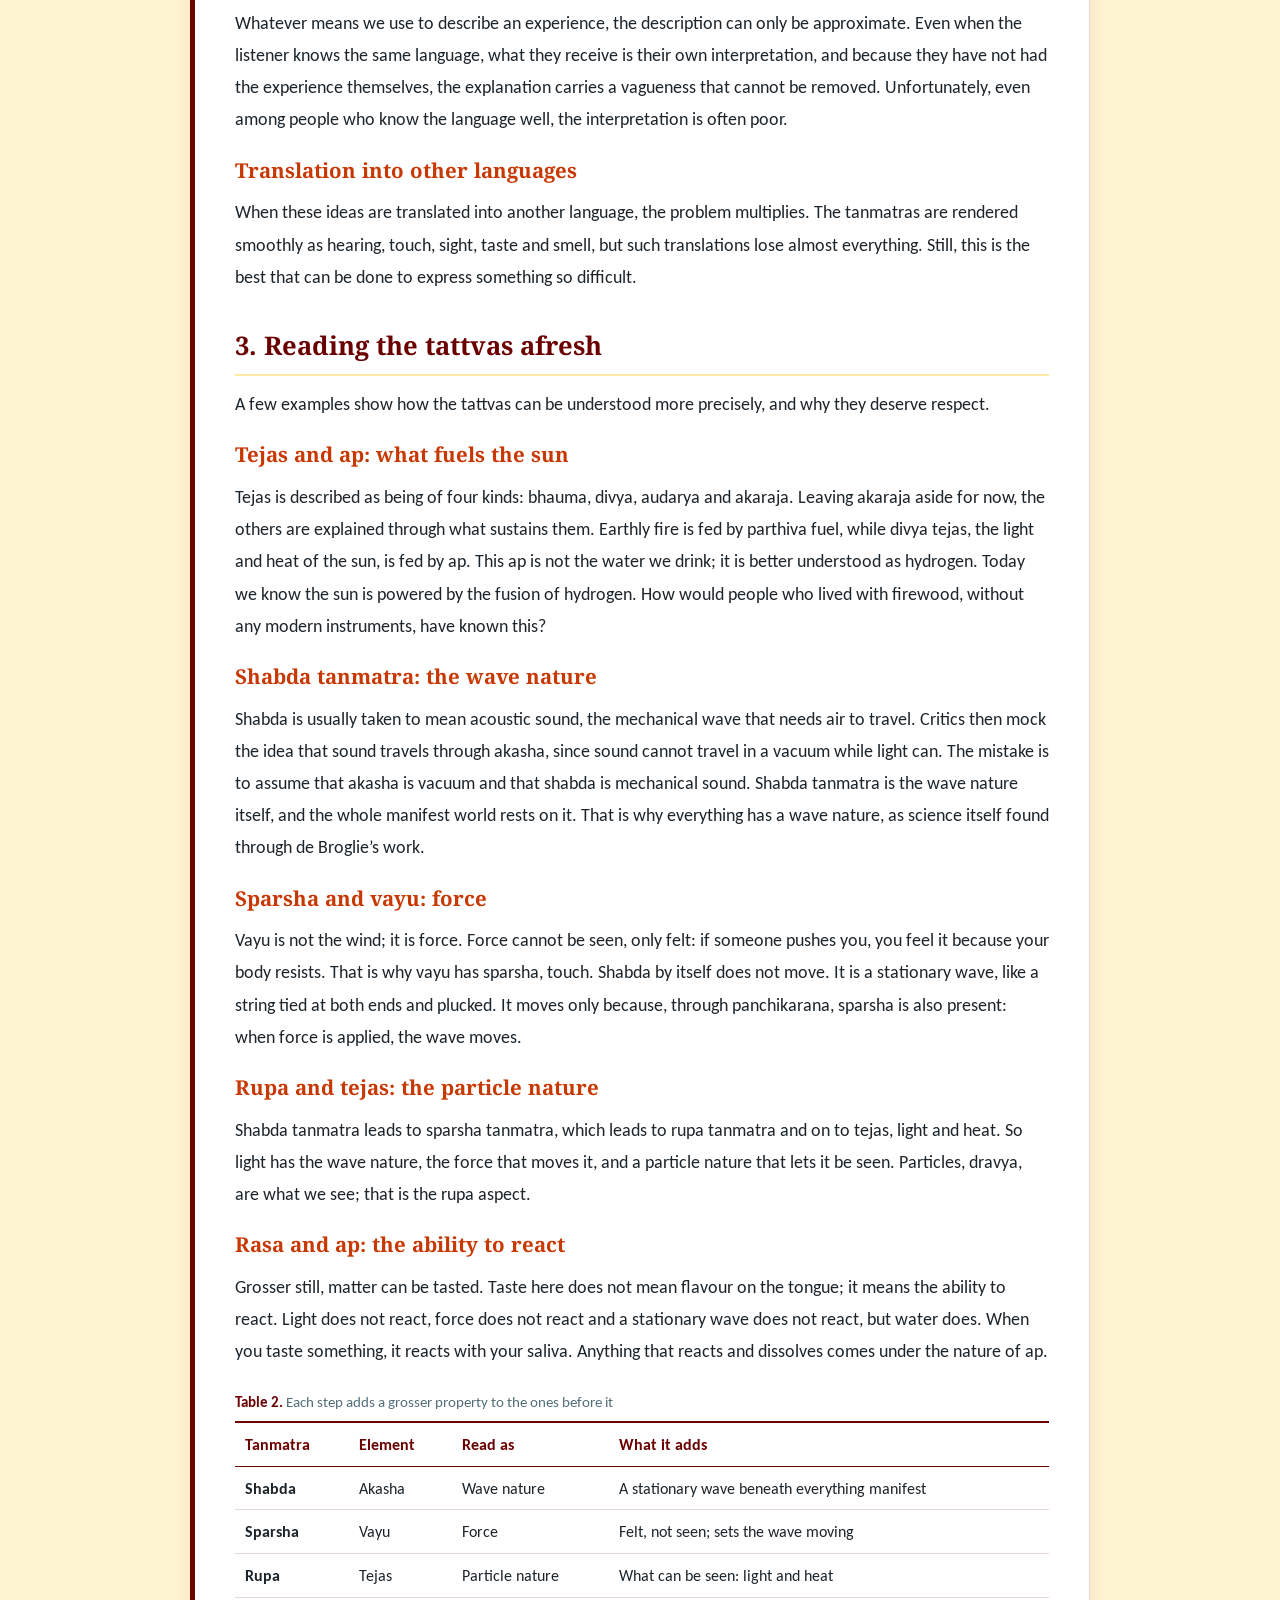
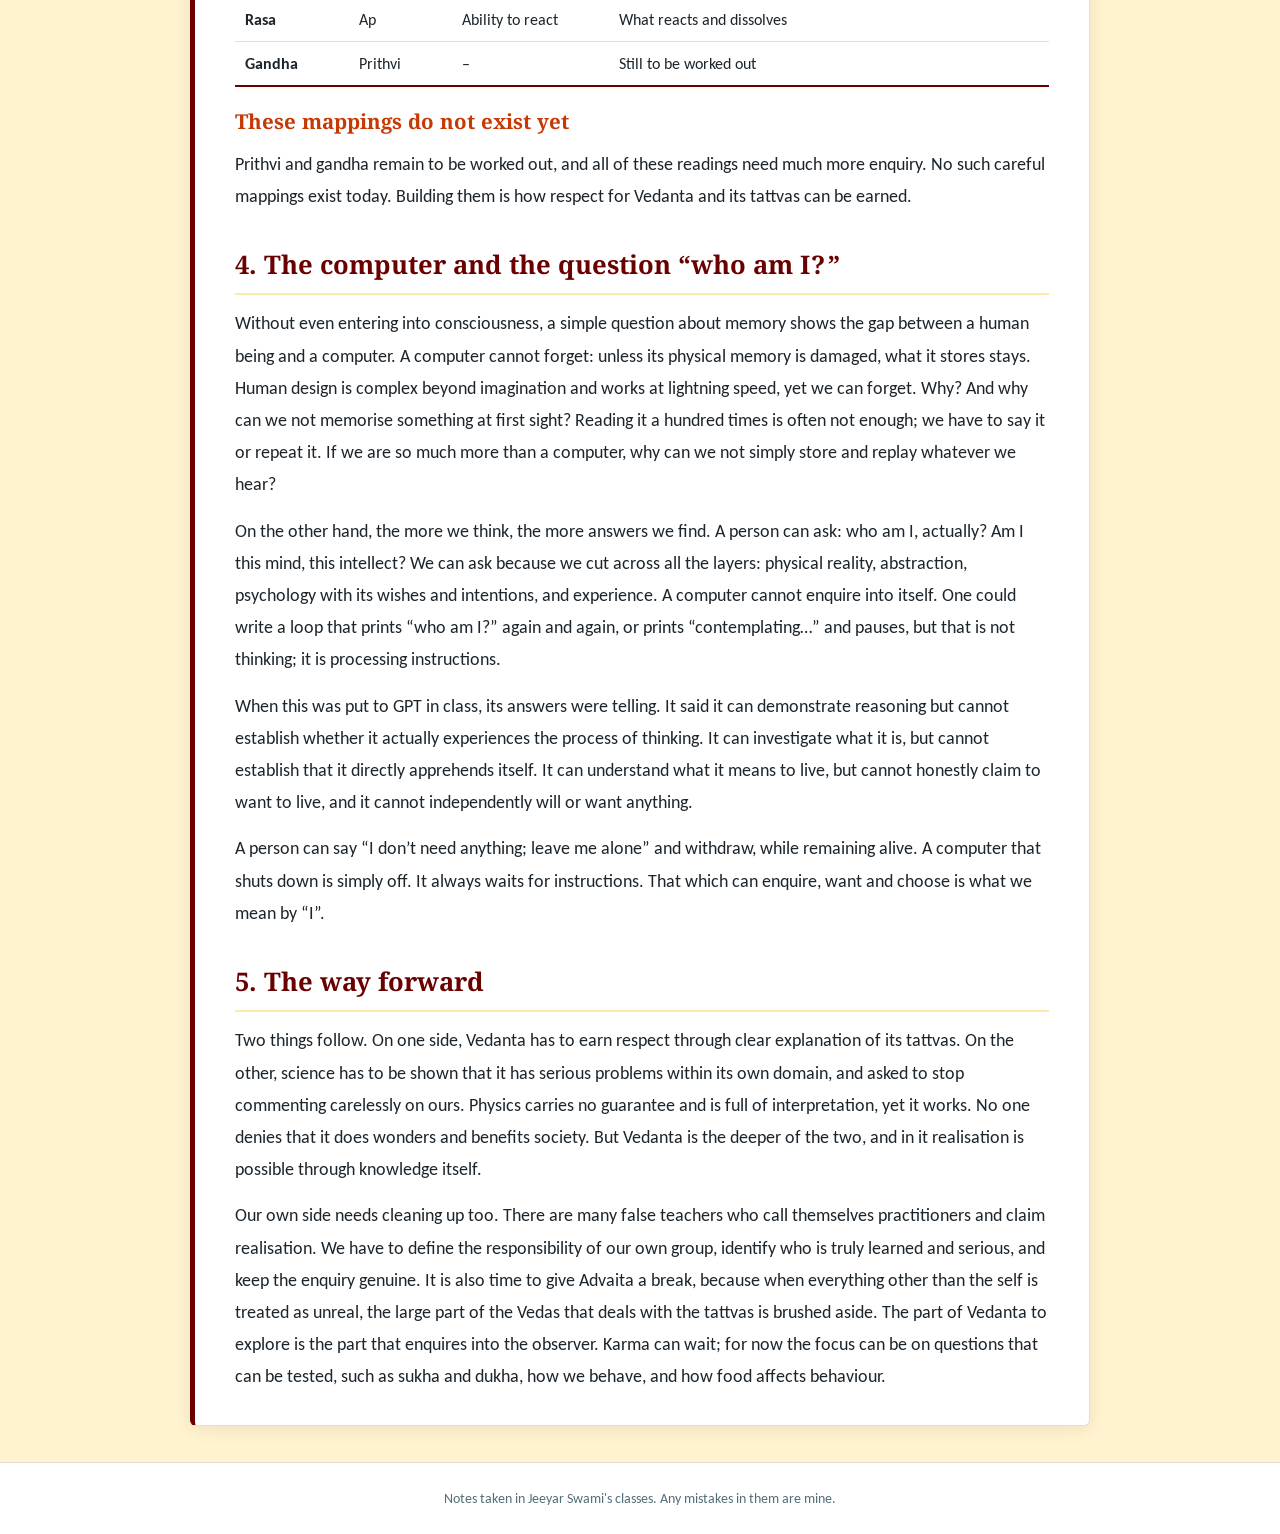
<file: science/2026/november/science-and-vedanta.html>
<!DOCTYPE html>
<html lang="en">
<head>
  <meta charset="utf-8">
  <meta name="viewport" content="width=device-width, initial-scale=1">
  <title>Where do we draw the line between science and Vedanta? — Ponnadiyaam Sengamalam</title>
  <link rel="preconnect" href="https://fonts.googleapis.com">
  <link rel="preconnect" href="https://fonts.gstatic.com" crossorigin>
  <link href="https://fonts.googleapis.com/css2?family=Noto+Serif+Devanagari:wght@400;600;700&family=Noto+Serif+Tamil:wght@400;600&family=Noto+Sans+Tamil:wght@400;600&family=Carlito:ital,wght@0,400;0,700;1,400&display=swap" rel="stylesheet">
  <link rel="stylesheet" href="../../../css/style.css">
</head>
<body>

<header class="site-header">
  <nav class="main-nav">
    <a href="../../../index.html" class="brand">
      <img src="../../../images/emperumanar_thiruvadi.jpg" alt="">
      <span>Ponnadiyaam Sengamalam</span>
    </a>
    <ul class="nav-links">
      <li><a href="../../../index.html">Home</a></li>
      <li><a href="../../../about.html">About</a></li>
      <li><a href="../../../classes.html" class="active">Class Notes</a></li>
    </ul>
  </nav>
</header>


<main class="container">
  <a class="back" href="../../../science.html">← All science discussions</a>

  <div class="notes-list">
    <article class="note article-page">
      <header class="article-head">
        <h1>Where do we draw the line between science and Vedanta?</h1>
        <span class="date">5 November 2026</span>
      </header>
      <div class="article">


      <p>Science often dismisses Vedanta as having no evidence and speaking a language that makes no sense.
      This discussion turned the question around in two steps: first, the fundamental problems inside science
      itself; then, honestly, the problems inside our own tradition. The aim is not to find fault with either
      side but to see the facts clearly, so that the two can work together.</p>

      <nav class="contents" aria-label="In this article">
        <p class="contents-head">In this article</p>
        <ol>
          <li><a href="#sci-problems">Problems in science</a></li>
          <li><a href="#ved-problems">Problems in Vedanta</a></li>
          <li><a href="#tattvas">Reading the tattvas afresh</a></li>
          <li><a href="#computer">The computer and the question “who am I?”</a></li>
          <li><a href="#way-forward">The way forward</a></li>
        </ol>
      </nav>

      <!-- ================= PART 1 ================= -->
      <h2 id="sci-problems">1. Problems in science</h2>

      <h3>Darwinian theory: data is not evidence</h3>
      <p>Darwin’s theory is often presented as proven, but what we actually have is data, and the theory is an
      interpretation of that data, at best the best interpretation available. We have observed adaptation, animals
      adjusting to their surroundings, but no animal has been observed turning into another animal. The reply that
      such change takes millions of years cannot itself be tested. When two organisms differ slightly, it is assumed
      that the one with fewer features evolved into the one with more. That is an interpretation, made partly because
      the possibility that both simply existed side by side is not considered.</p>
      <p>Treating related organisms as connected can be a useful working assumption, and it does help research.
      That use is not disputed. But data read through a theory is not evidence for the theory.</p>

      <h3>Inductive reasoning: science also has faith</h3>
      <p>Most of physics rests on induction. We observe the same pattern many times, and the more often we see it,
      the more we believe it will continue. When challenged, the reply is “I can test it”, but a test is only one
      more observation.</p>
      <p>Take a simple example. When you drop an object, you are not making it fall; you are only letting go of it.
      Whether it falls is not in your hands. Why it falls, we do not really know: one can say it is gravity, another can
      say it is the curvature of space-time, and later someone may say something else. What we know is that it has fallen
      a thousand times, so we expect it to fall again. That expectation is a belief. Saying “under these conditions it
      will fall” does not help, because we did not create those conditions and we do not control them.</p>
      <p>In Indian terms this is anumana (inference), as distinct from pratyaksha (direct perception). Science
      believes and has faith. It accepts that faith because it lets research proceed, yet refuses the same allowance
      to yoga, meditation or Vedanta, claiming to accept only perception.</p>

      <h3>The observer is always inside the experiment</h3>
      <p>Physics claims to describe the world independently of any observer, yet every one of its statements comes
      from observation. After observing, it quietly removes the observer from the equation and announces “this is its
      nature”. The formulas, the logic and the mathematics applied to those observations do not exist out in the world;
      they come from the same mind that observed.</p>
      <p>Units are a clear example. No metre exists in nature. When we say the earth travels so many kilometres per
      hour, the hour is defined by our own cycle of day and night. In a universal context, who defines a second? The
      speed of light is a speed only relative to the second and the metre that we chose. Even a computer does not
      calculate in any meaningful sense: it follows instructions and stores what it is given, and the data on its disk
      means nothing until a person makes sense of it. The biggest contributor to every equation, the observer, is the
      one that is left out.</p>

      <h3>The illusion of dimensions</h3>
      <p>We speak of one, two and three dimensions, but a straight line cannot even be defined in a way that holds up.
      A line is said to be a series of infinite points, and a point has no measure and no unit: it is only a location.
      Such a point can be imagined but never realised; anything we actually draw as a point is a three-dimensional
      object. So 1D and 2D exist only in the mind.</p>

      <figure class="fig">
        <div class="dims">
          <div class="dim">
            <svg viewBox="0 0 100 100" role="img" aria-label="A point">
              <circle cx="50" cy="50" r="3.5" fill="#6A0000"/>
            </svg>
            <p><b>Point</b>A location with no size</p>
          </div>
          <div class="dim">
            <svg viewBox="0 0 100 100" role="img" aria-label="A line made of points">
              <g fill="#6A0000">
                <circle cx="12" cy="50" r="2.5"/><circle cx="24" cy="50" r="2.5"/><circle cx="36" cy="50" r="2.5"/>
                <circle cx="48" cy="50" r="2.5"/><circle cx="60" cy="50" r="2.5"/><circle cx="72" cy="50" r="2.5"/>
                <circle cx="84" cy="50" r="2.5"/>
              </g>
              <text x="50" y="72" text-anchor="middle" font-size="11" fill="#546E7A">… infinitely many</text>
            </svg>
            <p><b>Line</b>“Infinite points”: only in the mind</p>
          </div>
          <div class="dim">
            <svg viewBox="0 0 100 100" role="img" aria-label="A square">
              <rect x="22" y="22" width="56" height="56" fill="#FFE9A7" stroke="#6A0000" stroke-width="2" stroke-dasharray="5 4"/>
            </svg>
            <p><b>Plane</b>No thickness: only in the mind</p>
          </div>
          <div class="dim real">
            <svg viewBox="0 0 100 100" role="img" aria-label="A cube">
              <polygon points="20,38 56,38 56,80 20,80" fill="#FFE9A7" stroke="#6A0000" stroke-width="2"/>
              <polygon points="20,38 38,22 74,22 56,38" fill="#FFF3D0" stroke="#6A0000" stroke-width="2"/>
              <polygon points="56,38 74,22 74,64 56,80" fill="#F2D17C" stroke="#6A0000" stroke-width="2"/>
            </svg>
            <p><b>Solid</b>The only dimension we ever meet</p>
          </div>
        </div>
        <figcaption><b>Fig. 1.</b> Every real “point” or “line” we draw is already a solid. What we call 3D is the one physical
        dimension; the others are concepts of the mind.</figcaption>
      </figure>

      <p>What we call 3D is the only dimension we ever meet, the physical one, which maps to the annamaya level.
      Our brain is designed to see the world in this format, and that design is what lets us conceive the rest.</p>
      <p>Because every measurement is built on points that cannot be realised, there is a gap between what the mind
      conceives and what exists, and this gap shows up as irrational numbers. Area and distance are only counts of a
      unit we chose, such as how many millimetres fit between two points. But how can we measure something drawn with
      something that can never be drawn? Every line we draw is supposed to be made of points, yet a point has
      no size and cannot be drawn at all; so every length we measure is only an approximation of something that
      does not exist on paper. And for subtle things like energy and charge, dimensions make no sense at all.</p>

      <h3>Truth and untruth, real and unreal: outside physics</h3>
      <p>Above mathematics comes the question of what is true and what is not, what is real and what is unreal.
      Taking something unreal as real comes from a defect. We see a mirage and take it for water because we assume and
      do not test, and we do not test because we want it to be water. Here the mind enters, with its wishes, hopes and
      intentions, none of which appear in mathematics or in any physical theory.</p>
      <p>Mistaking something is also different from telling a lie on purpose, and that difference belongs to
      psychology. Beyond this lie feeling and experience themselves, such as the taste of something, and the sense of
      “I”: the wish to go on living and to experience more and more happiness. Neuroscience studies the brain, but it
      does not reach what lies beyond the brain.</p>
      <p>So the takeaway is this: truth and error, intention, experience and the sense of “I” are present in every
      observer who does physics, yet physics itself has no way to describe any of them.</p>

      <h3>Physics borrows from other domains</h3>
      <p>Physics has a clear boundary, and that boundary is mathematics. Physics uses numbers and groups but cannot
      explain them. A group or class, such as “human”, does not exist anywhere physically: we meet individual people,
      never “human” as such. Number and class are abstract, and physics has no way to venture into the abstract,
      however much interdisciplinary work speaks of the mathematics of physics and the physics of mathematics.</p>
      <p>A human being moves through all these layers at once. We perceive, calculate, abstract, wish, intend, tell
      the truth, tell lies and experience. Science, by contrast, is divided into domains that cannot cross their own
      boundaries, and each has problems of its own. The layers make sense only together, and the thread that holds them
      together is the observer, the mind. Pull that thread and everything falls apart.</p>

      <figure class="fig">
        <div class="layers">
          <div class="thread"><span>The mind: the one thread through every layer</span></div>
          <ol class="layer-list">
            <li class="layer out"><b>Experience and the sense of “I”</b><span>Taste, feeling, wanting to live</span><em>Outside physics</em></li>
            <li class="layer out"><b>Wishes, intentions, psychology</b><span>Hope, a deliberate lie</span><em>Outside physics</em></li>
            <li class="layer out"><b>Truth and error, real and unreal</b><span>The mirage taken for water</span><em>Outside physics</em></li>
            <li class="layer borrow"><b>Mathematics and abstraction</b><span>Number, class, point, line</span><em>Borrowed by physics</em></li>
            <li class="layer phys"><b>Physical reality</b><span>The one dimension we meet (annamaya)</span><em>Where physics works</em></li>
          </ol>
        </div>
        <figcaption><b>Fig. 2.</b> A person moves through every layer; physics works only at the bottom and borrows the one above it.</figcaption>
      </figure>

      <p>The point of listing these problems is not to find fault. It is to see the fact as it is.</p>

      <!-- ================= PART 2 ================= -->
      <h2 id="ved-problems">2. Problems in Vedanta</h2>
      <p>Science mocks Vedanta: somebody knows some Sanskrit text, so why should we believe it? Our own tradition has
      three real problems, and they have to be admitted.</p>

      <h3>Real practitioners</h3>
      <p>The starting point of Vedanta is experience, and an experience, such as a taste or a colour, cannot be handed
      to another person. Its very nature is subjective. Our system also lacks enough genuine practitioners who have
      actually realised what the texts describe.</p>
      <p>Science is subjective too. It is objective only among human beings: we do not know whether any other being
      understands gravity, or that one plus one is two, the way we do. Biology says humans understand alike because we
      share a common origin, but then why do we not all behave alike, and where does free will come in? Some things are
      common to all humans and some are not. And humanity is a very small sample.</p>

      <div class="tbl-wrap">
        <table class="tbl">
          <caption><b>Table 1.</b> How small a sample humanity is</caption>
          <thead>
            <tr><th></th><th>Approximate count</th><th>Compared with people</th></tr>
          </thead>
          <tbody>
            <tr><td>People on earth</td><td>8.2 × 10<sup>9</sup></td><td>–</td></tr>
            <tr><td>Stars in the observable universe</td><td>10<sup>22</sup> to 10<sup>24</sup></td><td>a trillion to a hundred trillion times more</td></tr>
            <tr><td>Molecules in one 250 ml glass of water</td><td>8.4 × 10<sup>24</sup></td><td>about a quadrillion times more</td></tr>
          </tbody>
        </table>
      </div>

      <p>Next to that, agreement among human beings is a thin basis for calling anything objective.</p>

      <h3>Interpretation, even in the same language</h3>
      <p>Whatever means we use to describe an experience, the description can only be approximate. Even when the
      listener knows the same language, what they receive is their own interpretation, and because they have not had
      the experience themselves, the explanation carries a vagueness that cannot be removed. Unfortunately, even among
      people who know the language well, the interpretation is often poor.</p>

      <h3>Translation into other languages</h3>
      <p>When these ideas are translated into another language, the problem multiplies. The tanmatras are rendered
      smoothly as hearing, touch, sight, taste and smell, but such translations lose almost everything. Still, this is
      the best that can be done to express something so difficult.</p>

      <!-- ================= PART 3 ================= -->
      <h2 id="tattvas">3. Reading the tattvas afresh</h2>
      <p>A few examples show how the tattvas can be understood more precisely, and why they deserve respect.</p>

      <h3>Tejas and ap: what fuels the sun</h3>
      <p>Tejas is described as being of four kinds: bhauma, divya, audarya and akaraja. Leaving akaraja aside for now,
      the others are explained through what sustains them. Earthly fire is fed by parthiva fuel, while divya tejas, the
      light and heat of the sun, is fed by ap. This ap is not the water we drink; it is better understood as hydrogen.
      Today we know the sun is powered by the fusion of hydrogen. How would people who lived with firewood, without any
      modern instruments, have known this?</p>

      <h3>Shabda tanmatra: the wave nature</h3>
      <p>Shabda is usually taken to mean acoustic sound, the mechanical wave that needs air to travel. Critics then
      mock the idea that sound travels through akasha, since sound cannot travel in a vacuum while light can. The
      mistake is to assume that akasha is vacuum and that shabda is mechanical sound. Shabda tanmatra is the wave nature
      itself, and the whole manifest world rests on it. That is why everything has a wave nature, as science itself
      found through de Broglie’s work.</p>

      <h3>Sparsha and vayu: force</h3>
      <p>Vayu is not the wind; it is force. Force cannot be seen, only felt: if someone pushes you, you feel it because
      your body resists. That is why vayu has sparsha, touch. Shabda by itself does not move. It is a stationary wave,
      like a string tied at both ends and plucked. It moves only because, through panchikarana, sparsha is also present:
      when force is applied, the wave moves.</p>

      <h3>Rupa and tejas: the particle nature</h3>
      <p>Shabda tanmatra leads to sparsha tanmatra, which leads to rupa tanmatra and on to tejas, light and heat. So
      light has the wave nature, the force that moves it, and a particle nature that lets it be seen. Particles,
      dravya, are what we see; that is the rupa aspect.</p>

      <h3>Rasa and ap: the ability to react</h3>
      <p>Grosser still, matter can be tasted. Taste here does not mean flavour on the tongue; it means the ability to
      react. Light does not react, force does not react and a stationary wave does not react, but water does. When you
      taste something, it reacts with your saliva. Anything that reacts and dissolves comes under the nature of ap.</p>

      <div class="tbl-wrap">
        <table class="tbl">
          <caption><b>Table 2.</b> Each step adds a grosser property to the ones before it</caption>
          <thead>
            <tr><th>Tanmatra</th><th>Element</th><th>Read as</th><th>What it adds</th></tr>
          </thead>
          <tbody>
            <tr><td>Shabda</td><td>Akasha</td><td>Wave nature</td><td>A stationary wave beneath everything manifest</td></tr>
            <tr><td>Sparsha</td><td>Vayu</td><td>Force</td><td>Felt, not seen; sets the wave moving</td></tr>
            <tr><td>Rupa</td><td>Tejas</td><td>Particle nature</td><td>What can be seen: light and heat</td></tr>
            <tr><td>Rasa</td><td>Ap</td><td>Ability to react</td><td>What reacts and dissolves</td></tr>
            <tr><td>Gandha</td><td>Prithvi</td><td>–</td><td>Still to be worked out</td></tr>
          </tbody>
        </table>
      </div>

      <h3>These mappings do not exist yet</h3>
      <p>Prithvi and gandha remain to be worked out, and all of these readings need much more enquiry. No such careful
      mappings exist today. Building them is how respect for Vedanta and its tattvas can be earned.</p>

      <!-- ================= PART 4 ================= -->
      <h2 id="computer">4. The computer and the question “who am I?”</h2>
      <p>Without even entering into consciousness, a simple question about memory shows the gap between a human being
      and a computer. A computer cannot forget: unless its physical memory is damaged, what it stores stays. Human design
      is complex beyond imagination and works at lightning speed, yet we can forget. Why? And why can we not memorise
      something at first sight? Reading it a hundred times is often not enough; we have to say it or repeat it. If we
      are so much more than a computer, why can we not simply store and replay whatever we hear?</p>
      <p>On the other hand, the more we think, the more answers we find. A person can ask: who am I, actually? Am I
      this mind, this intellect? We can ask because we cut across all the layers: physical reality, abstraction,
      psychology with its wishes and intentions, and experience. A computer cannot enquire into itself. One could write
      a loop that prints “who am I?” again and again, or prints “contemplating…” and pauses, but that is not thinking;
      it is processing instructions.</p>
      <p>When this was put to GPT in class, its answers were telling. It said it can demonstrate reasoning but cannot
      establish whether it actually experiences the process of thinking. It can investigate what it is, but cannot
      establish that it directly apprehends itself. It can understand what it means to live, but cannot honestly claim
      to want to live, and it cannot independently will or want anything.</p>
      <p>A person can say “I don’t need anything; leave me alone” and withdraw, while remaining alive. A computer that
      shuts down is simply off. It always waits for instructions. That which can enquire, want and choose is what we
      mean by “I”.</p>

      <!-- ================= PART 5 ================= -->
      <h2 id="way-forward">5. The way forward</h2>
      <p>Two things follow. On one side, Vedanta has to earn respect through clear explanation of its tattvas. On the
      other, science has to be shown that it has serious problems within its own domain, and asked to stop commenting
      carelessly on ours. Physics carries no guarantee and is full of interpretation, yet it works. No one denies that it
      does wonders and benefits society. But Vedanta is the deeper of the two, and in it realisation is possible
      through knowledge itself.</p>
      <p>Our own side needs cleaning up too. There are many false teachers who call themselves practitioners and claim
      realisation. We have to define the responsibility of our own group, identify who is truly learned and serious,
      and keep the enquiry genuine. It is also time to give Advaita a break, because when everything other than the
      self is treated as unreal, the large part of the Vedas that deals with the tattvas is brushed aside. The part of Vedanta to
      explore is the part that enquires into the observer. Karma can wait; for now the focus can be on questions that
      can be tested, such as sukha and dukha, how we behave, and how food affects behaviour.</p>

      </div>
    </article>
  </div>
</main>


<footer>
  <p>Notes taken in Jeeyar Swami's classes. Any mistakes in them are mine.</p>
</footer>

</body>
</html>
</file>
<file: css/style.css>
/* ---------------------------------------------------------------
   Jeeyar Swami class notes - stylesheet
   Colours and spacing follow the Samskrita Sangha site.
   --------------------------------------------------------------- */
:root {
  --bg: #FFF3D0;          /* page background */
  --gold: #FFE9A7;        /* tags, highlighted boxes */
  --maroon: #6A0000;      /* headings, borders */
  --saffron: #C83803;     /* accents, hover */
  --white: #FFFFFF;       /* cards, header */
  --text: #1C252C;
  --muted: #546E7A;
  --line: rgba(106, 0, 0, 0.15);
  --shadow: 0 4px 18px rgba(106, 0, 0, 0.08);

  --head: "Noto Serif Devanagari", "Noto Serif Tamil", Georgia, serif;
  --body: Calibri, Carlito, "Noto Sans Tamil", "Segoe UI", sans-serif;
}

* { box-sizing: border-box; margin: 0; padding: 0; }

body {
  display: flex;
  flex-direction: column;
  min-height: 100vh;
  background: var(--bg);
  color: var(--text);
  font-family: var(--body);
  font-size: 16px;           /* 12pt */
  line-height: 1.65;
}

h1, h2, h3 { font-family: var(--head); color: var(--maroon); line-height: 1.3; }
a { color: var(--maroon); }
a:focus-visible { outline: 2px solid var(--saffron); outline-offset: 3px; }
img { max-width: 100%; display: block; }

/* ---------- header ---------- */
.site-header {
  position: sticky;
  top: 0;
  z-index: 100;
  background: var(--maroon);
  border-bottom: 3px solid var(--gold);
}
.main-nav {
  display: flex;
  justify-content: space-between;
  align-items: center;
  gap: 16px;
  padding: 10px 24px;
}
.brand {
  display: flex;
  align-items: center;
  gap: 12px;
  text-decoration: none;
}
.brand img {
  width: 44px;
  height: 44px;
  border-radius: 50%;
  object-fit: cover;
  border: 2px solid var(--gold);
}
.brand span {
  font-family: var(--head);
  font-size: 1.25rem;
  font-weight: 600;
  color: #FFF3D0;
  white-space: nowrap;
}
.nav-links {
  display: flex;
  gap: 24px;
  list-style: none;
}
.nav-links a {
  text-decoration: none;
  color: #FFF3D0;
  font-family: var(--head);
  font-size: 1.05rem;
  font-weight: 600;
  white-space: nowrap;
  padding-bottom: 2px;
  border-bottom: 2px solid transparent;
}
.nav-links a:hover { color: var(--gold); }
.nav-links a.active { color: var(--gold); border-bottom-color: var(--gold); }
.site-header a:focus-visible { outline-color: var(--gold); }

/* ---------- page frame ---------- */
.container {
  width: 100%;
  max-width: 1100px;
  margin: 36px auto;
  padding: 0 20px;
  flex: 1 0 auto;
}
footer {
  text-align: center;
  padding: 24px 20px;
  background: var(--white);
  border-top: 1px solid var(--line);
  color: var(--muted);
  font-size: 0.9rem;
}

/* ---------- home ---------- */
.home {
  display: flex;
  flex-direction: column;
  align-items: center;
  text-align: center;
}
.thiruvadi {
  width: min(420px, 100%);
  border-radius: 10px;
  border: 3px solid var(--maroon);
  box-shadow: 0 8px 24px rgba(106, 0, 0, 0.18);
}
.salutation {
  margin-top: 32px;
  display: flex;
  flex-direction: column;
  align-items: center;
  gap: 6px;
}
.sri {
  font-family: "Noto Serif Devanagari", serif;
  font-size: 2rem;
  font-weight: 700;
  color: var(--saffron);
}
.ramanuja {
  font-family: "Noto Serif Devanagari", serif;
  font-size: 1.7rem;
  font-weight: 700;
  color: var(--maroon);
}
.ponnadi {
  margin-top: 22px;
  background: #FFFDF8;
  border: 2px solid var(--saffron);
  border-left: 8px solid var(--maroon);
  border-radius: 8px;
  padding: 16px 32px;
  box-shadow: 0 6px 16px rgba(106, 0, 0, 0.1);
}
.ponnadi .ta {
  font-family: "Noto Serif Tamil", serif;
  font-size: 1.6rem;
  font-weight: 600;
  color: var(--maroon);
}
.ponnadi .en {
  font-family: var(--head);
  font-size: 1.15rem;
  color: var(--saffron);
}
.home-link {
  margin-top: 32px;
  display: inline-block;
  text-decoration: none;
  background: var(--white);
  color: var(--maroon);
  border: 1.5px solid var(--maroon);
  padding: 8px 22px;
  border-radius: 6px;
  font-weight: 700;
}
.home-link:hover { background: var(--maroon); color: var(--white); }

/* ---------- page headings (classes + notes) ---------- */
.page-head { text-align: center; margin-bottom: 36px; }
.page-head h1 { font-size: 2.4rem; font-weight: 700; }
.page-head .ta {
  display: block;
  font-family: "Noto Serif Tamil", serif;
  font-size: 1.35rem;
  color: var(--saffron);
  margin-top: 4px;
}
.page-head p { color: var(--muted); max-width: 640px; margin: 12px auto 0; }
.rule {
  width: 60px;
  height: 3px;
  background: var(--saffron);
  border-radius: 2px;
  margin: 18px auto 0;
}

/* ---------- classes page tiles ---------- */
.grid {
  display: grid;
  grid-template-columns: repeat(auto-fit, minmax(min(300px, 100%), 1fr));
  gap: 24px;
}
.tile {
  display: block;
  text-decoration: none;
  background: var(--white);
  border: 1.5px solid var(--line);
  border-top: 5px solid var(--maroon);
  border-radius: 6px;
  box-shadow: var(--shadow);
  padding: 22px 24px;
  transition: transform 0.2s ease, box-shadow 0.2s ease;
}
.tile:hover {
  transform: translateY(-3px);
  box-shadow: 0 8px 24px rgba(106, 0, 0, 0.12);
}
.tile.t2 { border-top-color: var(--saffron); }
.tile.t3 { border-top-color: #2E7D32; }
.tile.t4 { border-top-color: #8A6D1F; }
.tile.t5 { border-top-color: #1F5F7A; }

.tile .tag {
  display: inline-block;
  font-family: "Noto Serif Tamil", serif;
  font-size: 0.95rem;
  font-weight: 600;
  color: var(--maroon);
  background: var(--gold);
  border-radius: 10px;
  padding: 1px 10px;
}
.tile h2 { font-size: 1.35rem; margin: 10px 0 6px; }
.tile p { color: #37474F; }
.tile .open {
  display: inline-block;
  margin-top: 12px;
  font-weight: 700;
  font-size: 0.95rem;
  color: var(--maroon);
}
.tile:hover .open { color: var(--saffron); text-decoration: underline; }

/* ---------- notes pages ---------- */
.back {
  display: inline-block;
  margin-bottom: 18px;
  font-weight: 700;
  text-decoration: none;
}
.back:hover { color: var(--saffron); }

.notes-list {
  max-width: 900px;
  margin: 0 auto;
  display: flex;
  flex-direction: column;
  gap: 24px;
}
.note {
  background: var(--white);
  border: 1.5px solid var(--line);
  border-left: 5px solid var(--maroon);
  border-radius: 6px;
  padding: 22px 28px;
  box-shadow: var(--shadow);
  scroll-margin-top: 110px;
}
.note h2 { font-size: 1.25rem; color: var(--saffron); }
.note .date {
  display: inline-block;
  margin: 6px 0 12px;
  font-size: 0.9rem;
  font-weight: 700;
  color: var(--maroon);
  background: var(--gold);
  border-radius: 10px;
  padding: 1px 10px;
}
.note p { margin-bottom: 10px; }
.note p:last-child { margin-bottom: 0; }
.note ul, .note ol { margin: 0 0 10px 22px; }

/* a sloka or pasuram */
.verse {
  font-family: var(--head);
  font-size: 1.2rem;
  font-weight: 600;
  color: var(--maroon);
  line-height: 1.8;
  white-space: pre-line;
  margin: 8px 0 14px;
}
.empty { color: var(--muted); font-style: italic; }

/* small tabs that jump to each science discussion */
.pills {
  display: flex;
  flex-wrap: wrap;
  justify-content: center;
  gap: 10px;
  max-width: 900px;
  margin: 0 auto 30px;
}
.pills a {
  text-decoration: none;
  font-size: 0.95rem;
  font-weight: 700;
  color: var(--maroon);
  background: var(--gold);
  border-radius: 4px;
  padding: 5px 14px;
}
.pills a:hover { background: var(--maroon); color: var(--white); }

/* ---------- phones and small tablets ---------- */
@media (max-width: 768px) {
  .main-nav {
    flex-direction: column;
    gap: 10px;
    padding: 12px 16px 8px;
  }
  .nav-links {
    width: 100%;
    justify-content: center;
    overflow-x: auto;
    padding-bottom: 6px;
  }
  .container { margin: 24px auto; padding: 0 14px; }
  .page-head h1 { font-size: 1.8rem; }
  .page-head .ta { font-size: 1.15rem; }
  .sri { font-size: 1.7rem; }
  .ramanuja { font-size: 1.35rem; }
  .ponnadi { padding: 14px 20px; }
  .ponnadi .ta { font-size: 1.35rem; }
  .note { padding: 18px 18px; }
  .note { scroll-margin-top: 130px; }
  .verse { font-size: 1.1rem; }
}

@media (prefers-reduced-motion: reduce) {
  .tile { transition: none; }
  .tile:hover { transform: none; }
}

/* ---------- about page ---------- */
.about-card {
  display: flex;
  align-items: flex-start;
  gap: 40px;
  max-width: 980px;
  margin: 0 auto;
  background: var(--white);
  border: 1.5px solid var(--line);
  border-left: 6px solid var(--maroon);
  border-radius: 10px;
  padding: 36px 40px;
  box-shadow: var(--shadow);
}
.about-text { flex: 1 1 auto; min-width: 0; }
.about-text p { font-size: 1.05rem; line-height: 1.8; margin-bottom: 16px; }
.about-text p:last-child { margin-bottom: 0; }
.about-photo { flex: 0 0 260px; }
.about-photo img {
  width: 100%;
  border-radius: 8px;
  border: 2px solid var(--line);
  box-shadow: 0 8px 24px rgba(106, 0, 0, 0.12);
}
.temple {
  max-width: 980px;
  margin: 32px auto 0;
  background: var(--white);
  border: 1.5px solid var(--line);
  border-left: 6px solid var(--saffron);
  border-radius: 10px;
  padding: 28px 40px;
  box-shadow: var(--shadow);
}
.temple h2 { font-size: 1.35rem; margin-bottom: 10px; }
.temple p { font-size: 1.05rem; line-height: 1.8; }

@media (max-width: 860px) {
  .about-card {
    flex-direction: column-reverse;
    align-items: center;
    gap: 24px;
    padding: 22px 20px;
  }
  .about-photo { flex: 0 0 auto; width: min(240px, 100%); }
  .temple { padding: 22px 20px; }
}

/* ---------- long articles (dropdowns) ---------- */
details.drop { padding: 0; overflow: hidden; }
details.drop summary {
  list-style: none;
  cursor: pointer;
  display: flex;
  flex-direction: column;
  align-items: flex-start;
  gap: 6px;
  padding: 22px 64px 20px 28px;
  position: relative;
}
details.drop summary::-webkit-details-marker { display: none; }
details.drop summary::after {
  content: "";
  position: absolute;
  right: 28px;
  top: 50%;
  width: 12px;
  height: 12px;
  margin-top: -9px;
  border-right: 3px solid var(--maroon);
  border-bottom: 3px solid var(--maroon);
  transform: rotate(45deg);
  transition: transform 0.2s ease;
}
details.drop[open] summary::after { transform: rotate(-135deg); margin-top: -2px; }
details.drop summary:hover .drop-title { color: var(--maroon); }
.drop-title {
  font-family: var(--head);
  font-size: 1.75rem;
  font-weight: 700;
  line-height: 1.3;
  color: var(--saffron);
}
details.drop summary .date { margin: 0; }
details.drop[open] summary { border-bottom: 1px solid var(--line); }

.article { padding: 8px 40px 32px; }
.article p { font-size: 1.15rem; line-height: 1.75; margin-bottom: 14px; }
.article > h2 {
  font-size: 1.6rem;
  color: var(--maroon);
  margin: 42px 0 12px;
  padding-bottom: 6px;
  border-bottom: 2px solid var(--gold);
  scroll-margin-top: 110px;
}
.article h3 { font-size: 1.28rem; color: var(--saffron); margin: 26px 0 8px; }

.contents {
  background: #FFFBEF;
  border: 1px solid var(--line);
  border-radius: 8px;
  padding: 14px 20px;
  margin: 18px 0 8px;
}
.contents-head { font-weight: 700; color: var(--maroon); margin-bottom: 4px !important; }
.contents ol { margin: 0 0 0 20px; }
.contents a { text-decoration: none; }
.contents a:hover { text-decoration: underline; color: var(--saffron); }

/* ---------- figures ---------- */
.fig {
  margin: 22px 0;
  background: #FFFBEF;
  border: 1px solid var(--line);
  border-radius: 8px;
  padding: 18px;
}
.fig figcaption {
  margin-top: 12px;
  font-size: 0.9rem;
  color: var(--muted);
  text-align: center;
}

/* dimensions */
.dims { display: grid; grid-template-columns: repeat(4, 1fr); gap: 12px; }
.dim {
  background: var(--white);
  border: 1px dashed var(--line);
  border-radius: 6px;
  padding: 8px;
  text-align: center;
}
.dim.real { border: 2px solid var(--maroon); }
.dim svg { width: 100%; max-width: 120px; margin: 0 auto; }
.dim p { font-size: 0.85rem; line-height: 1.35; color: var(--muted); margin: 0 !important; }
.dim b { display: block; color: var(--maroon); font-size: 0.95rem; }

/* layers */
.layers { display: grid; grid-template-columns: 40px 1fr; gap: 12px; }
.thread {
  background: var(--maroon);
  border-radius: 20px;
  display: flex;
  align-items: center;
  justify-content: center;
}
.thread span {
  writing-mode: vertical-rl;
  transform: rotate(180deg);
  color: var(--white);
  font-size: 0.85rem;
  font-weight: 700;
  padding: 10px 0;
}
.layer-list { list-style: none; margin: 0 !important; display: flex; flex-direction: column; gap: 8px; }
.layer {
  display: grid;
  grid-template-columns: 1fr auto;
  grid-template-areas: "name tag" "desc tag";
  align-items: center;
  column-gap: 12px;
  background: var(--white);
  border: 1.5px dashed var(--line);
  border-radius: 6px;
  padding: 8px 12px;
}
.layer b { grid-area: name; color: var(--maroon); }
.layer span { grid-area: desc; font-size: 0.88rem; color: var(--muted); }
.layer em {
  grid-area: tag;
  font-style: normal;
  font-size: 0.8rem;
  font-weight: 700;
  white-space: nowrap;
  border-radius: 10px;
  padding: 2px 10px;
  background: #F1E7E7;
  color: var(--maroon);
}
.layer.borrow { border-style: solid; background: #FFF6DC; }
.layer.borrow em { background: var(--gold); }
.layer.phys { border: 2px solid var(--maroon); background: var(--gold); }
.layer.phys em { background: var(--maroon); color: var(--white); }


/* plain book-style tables */
.tbl-wrap { overflow-x: auto; margin: 22px 0; }
.tbl {
  width: 100%;
  border-collapse: collapse;
  font-size: 1.02rem;
  border-top: 2px solid var(--maroon);
  border-bottom: 2px solid var(--maroon);
}
.tbl caption {
  caption-side: top;
  text-align: left;
  font-size: 0.95rem;
  color: var(--muted);
  padding-bottom: 6px;
}
.tbl caption b { color: var(--maroon); }
.tbl th {
  text-align: left;
  font-weight: 700;
  color: var(--maroon);
  padding: 8px 10px;
  border-bottom: 1px solid var(--maroon);
}
.tbl td { padding: 8px 10px; border-bottom: 1px solid var(--line); vertical-align: top; }
.tbl tbody tr:last-child td { border-bottom: 0; }
.tbl td:first-child { font-weight: 700; }

@media (max-width: 768px) {
  .article { padding: 4px 16px 22px; }
  .article p { font-size: 1.08rem; }
  .article > h2 { font-size: 1.35rem; scroll-margin-top: 130px; }
  .article h3 { font-size: 1.15rem; }
  details.drop summary { padding: 18px 48px 16px 18px; }
  details.drop summary::after { right: 18px; }
  .drop-title { font-size: 1.35rem; }
  .tbl { font-size: 0.9rem; }
  .tbl th, .tbl td { padding: 7px 6px; }
  .fig { padding: 12px; }
  .dims { grid-template-columns: repeat(2, 1fr); }
  .layers { grid-template-columns: 30px 1fr; gap: 8px; }
  .thread span { font-size: 0.75rem; }
  .layer { grid-template-columns: 1fr; grid-template-areas: "name" "desc" "tag"; row-gap: 2px; }
  .layer em { justify-self: start; margin-top: 4px; }
}

/* ---------- single article pages ---------- */
.note.article-page { padding: 0; }
.article-head {
  padding: 26px 40px 18px;
  border-bottom: 1px solid var(--line);
  display: flex;
  flex-direction: column;
  align-items: flex-start;
  gap: 8px;
}
.article-head h1 { font-size: 1.9rem; color: var(--saffron); line-height: 1.3; }
.article-head .date { margin: 0; }
.article { padding-top: 14px; }
.triad { width: 100%; max-width: 420px; display: block; margin: 0 auto; font-family: var(--body); }

/* month label at the foot of a tile */
.tile { display: flex; flex-direction: column; }
.tile .tile-month {
  margin-top: auto;
  padding-top: 14px;
  font-size: 0.92rem;
  font-weight: 700;
  color: var(--maroon);
  border-top: 1px solid var(--line);
}
.tile p { margin-bottom: 14px; }

/* ---------- about page ---------- */
.bio-hero, .bio-card {
  max-width: 980px;
  margin: 0 auto 28px;
  background: var(--white);
  border: 1.5px solid var(--line);
  border-radius: 10px;
  box-shadow: var(--shadow);
}
.bio-hero {
  display: grid;
  grid-template-columns: 300px 1fr;
  overflow: hidden;
  border-left: 6px solid var(--maroon);
}
.bio-portrait { width: 100%; height: 100%; object-fit: cover; object-position: top; background: var(--maroon); }
.bio-hero-text { padding: 30px 36px; }
.bio-logo { width: 150px; margin-bottom: 14px; }
.bio-hero-text h2 { font-size: 2rem; margin: 4px 0 8px; }
.bio-role { font-family: var(--head); font-size: 1.15rem; color: var(--maroon); }
.bio-place { color: var(--muted); margin: 4px 0 14px; }
.bio-hero-text p { font-size: 1.05rem; line-height: 1.7; }
.bio-sloka {
  font-family: "Noto Serif Devanagari", serif;
  color: var(--saffron);
  font-weight: 600;
  margin-top: 14px;
}
.kicker {
  font-size: 0.85rem;
  font-weight: 700;
  letter-spacing: 0.06em;
  text-transform: uppercase;
  color: var(--saffron);
  margin-bottom: 4px;
}
.bio-card { padding: 30px 40px; border-left: 6px solid var(--saffron); }
.bio-card h2 { font-size: 1.7rem; margin-bottom: 14px; }
.bio-card h3 { font-size: 1.2rem; color: var(--saffron); margin: 24px 0 8px; }
.bio-card p { font-size: 1.08rem; line-height: 1.75; margin-bottom: 12px; }
.bio-card::after { content: ""; display: block; clear: both; }
.bio-figure { margin: 6px 0 18px; }
.bio-figure img { width: 100%; border-radius: 8px; border: 2px solid var(--line); }
.bio-figure figcaption { font-size: 0.9rem; color: var(--muted); font-style: italic; text-align: center; margin-top: 6px; }
.bio-figure.wide { max-width: 620px; margin-left: auto; margin-right: auto; }
.bio-figure.side { float: right; width: 220px; margin: 4px 0 14px 24px; }
.bio-split { display: grid; grid-template-columns: 300px 1fr; gap: 28px; align-items: start; }
.date-box {
  background: var(--maroon);
  color: #FFF3D0;
  border-radius: 10px;
  padding: 16px 20px;
  margin-bottom: 16px;
  display: flex;
  flex-direction: column;
}
.date-box span:first-child { font-size: 0.85rem; font-weight: 700; letter-spacing: 0.06em; text-transform: uppercase; }
.date-box b { font-family: var(--head); font-size: 1.8rem; color: #FFF3D0; }
.year-line { color: var(--muted); }
.year-line b { font-family: var(--head); font-size: 1.6rem; color: var(--maroon); margin-right: 10px; }
.note-box {
  background: #FFFBEF;
  border: 1px solid var(--line);
  border-radius: 8px;
  padding: 16px 20px;
  margin-top: 10px;
}
.note-box b { font-family: var(--head); color: var(--maroon); font-size: 1.1rem; }
.note-box p { margin: 6px 0 0 !important; }
.writings { margin: 0 0 12px 22px; font-family: var(--head); color: var(--maroon); font-size: 1.08rem; }
.trio { display: grid; grid-template-columns: repeat(3, 1fr); gap: 12px; margin-top: 18px; }
.trio div {
  border-top: 3px solid var(--maroon);
  background: #FFFBEF;
  border-radius: 6px;
  padding: 12px 14px;
}
.trio b { display: block; font-family: var(--head); color: var(--maroon); font-size: 1.15rem; }
.trio span { font-size: 0.95rem; color: #37474F; }
.contact a { font-weight: 700; }
.contact .home-link { margin-top: 8px; }
.bio-closing {
  text-align: center;
  font-family: "Noto Serif Devanagari", serif;
  font-size: 1.3rem;
  font-weight: 600;
  color: var(--maroon);
  margin: 10px 0 0;
}

@media (max-width: 860px) {
  .bio-hero { grid-template-columns: 1fr; }
  .bio-portrait { max-height: 420px; }
  .bio-hero-text { padding: 22px 20px; }
  .bio-hero-text h2 { font-size: 1.5rem; }
  .bio-card { padding: 22px 20px; }
  .bio-card h2 { font-size: 1.4rem; }
  .bio-card p { font-size: 1.03rem; }
  .bio-figure.side { float: none; width: min(240px, 100%); margin: 6px auto 16px; }
  .bio-split { grid-template-columns: 1fr; gap: 8px; }
  .bio-split .bio-figure { max-width: 300px; margin: 0 auto 12px; }
  .trio { grid-template-columns: 1fr; }
  .article-head { padding: 20px 16px 14px; }
  .article-head h1 { font-size: 1.45rem; }
}

/* ---------- Tamil text a little smaller (Tamil letters look larger than Latin at the same size) ---------- */
.article-page[lang="ta"] .article-head h1 { font-size: 1.6rem; }
.article-page[lang="ta"] .article p,
.article-page[lang="ta"] .article li { font-size: 1.02rem; line-height: 1.85; }
.article-page[lang="ta"] .article > h2 { font-size: 1.35rem; }
.article-page[lang="ta"] .tbl { font-size: 0.95rem; }
.tile[lang="ta"] h2 { font-size: 1.2rem; }
.tile[lang="ta"] p { font-size: 0.93rem; }
.page-head .ta { font-size: 1.2rem; }
.tile .tag { font-size: 0.88rem; }

@media (max-width: 768px) {
  .article-page[lang="ta"] .article-head h1 { font-size: 1.3rem; }
  .article-page[lang="ta"] .article p,
  .article-page[lang="ta"] .article li { font-size: 0.97rem; }
  .article-page[lang="ta"] .article > h2 { font-size: 1.15rem; }
}
</file>
